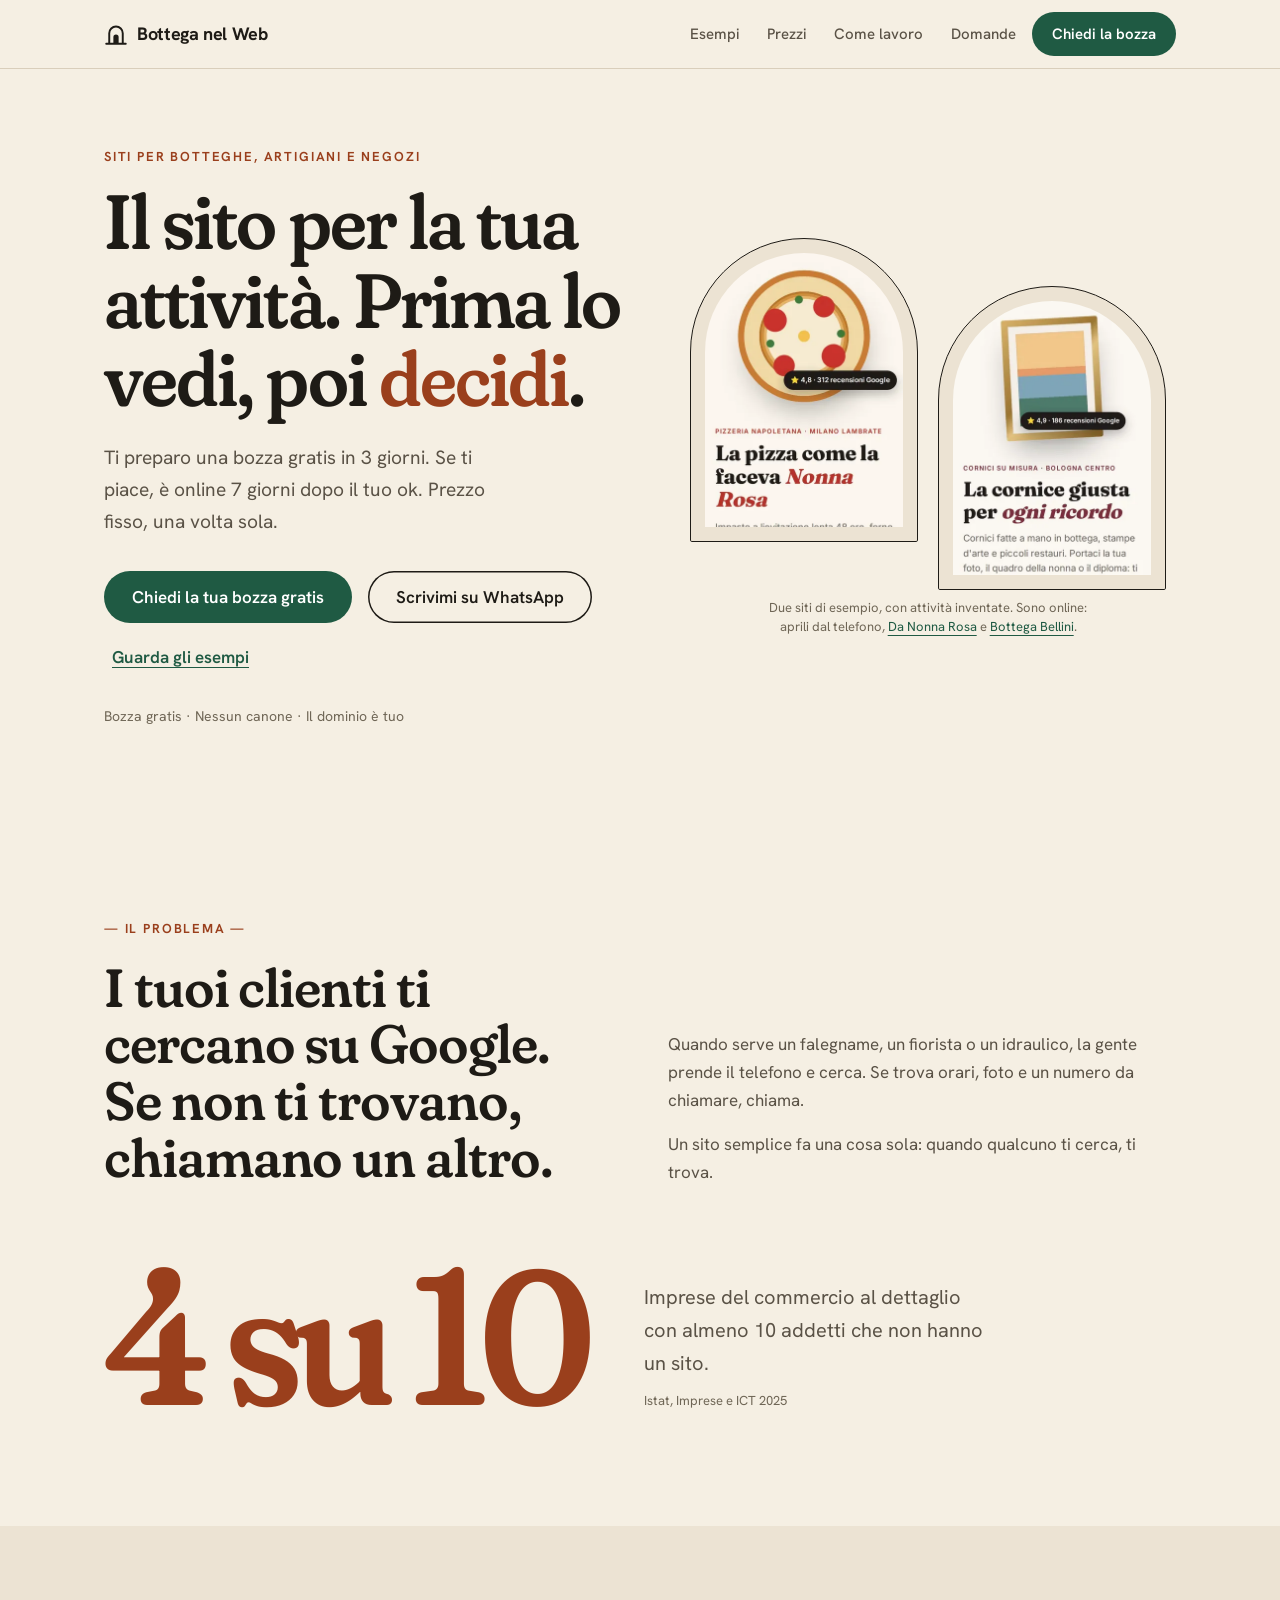
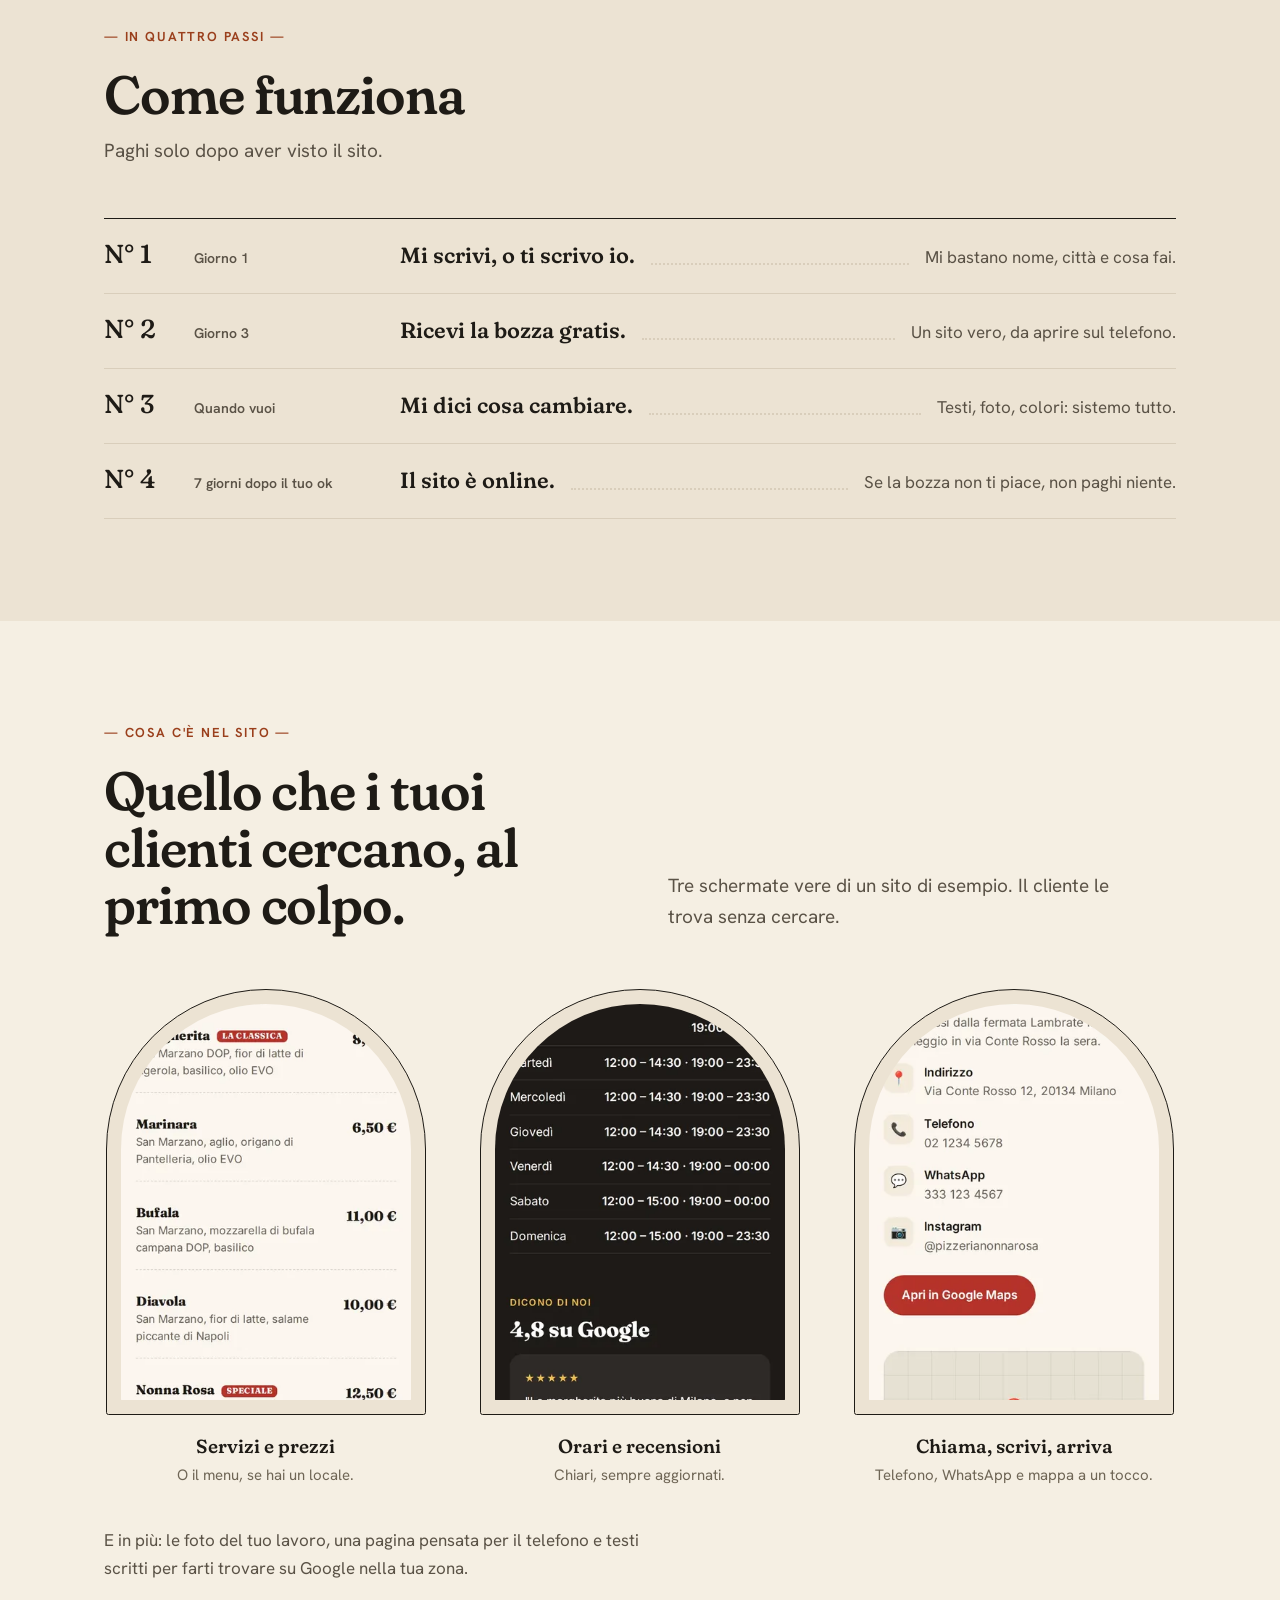
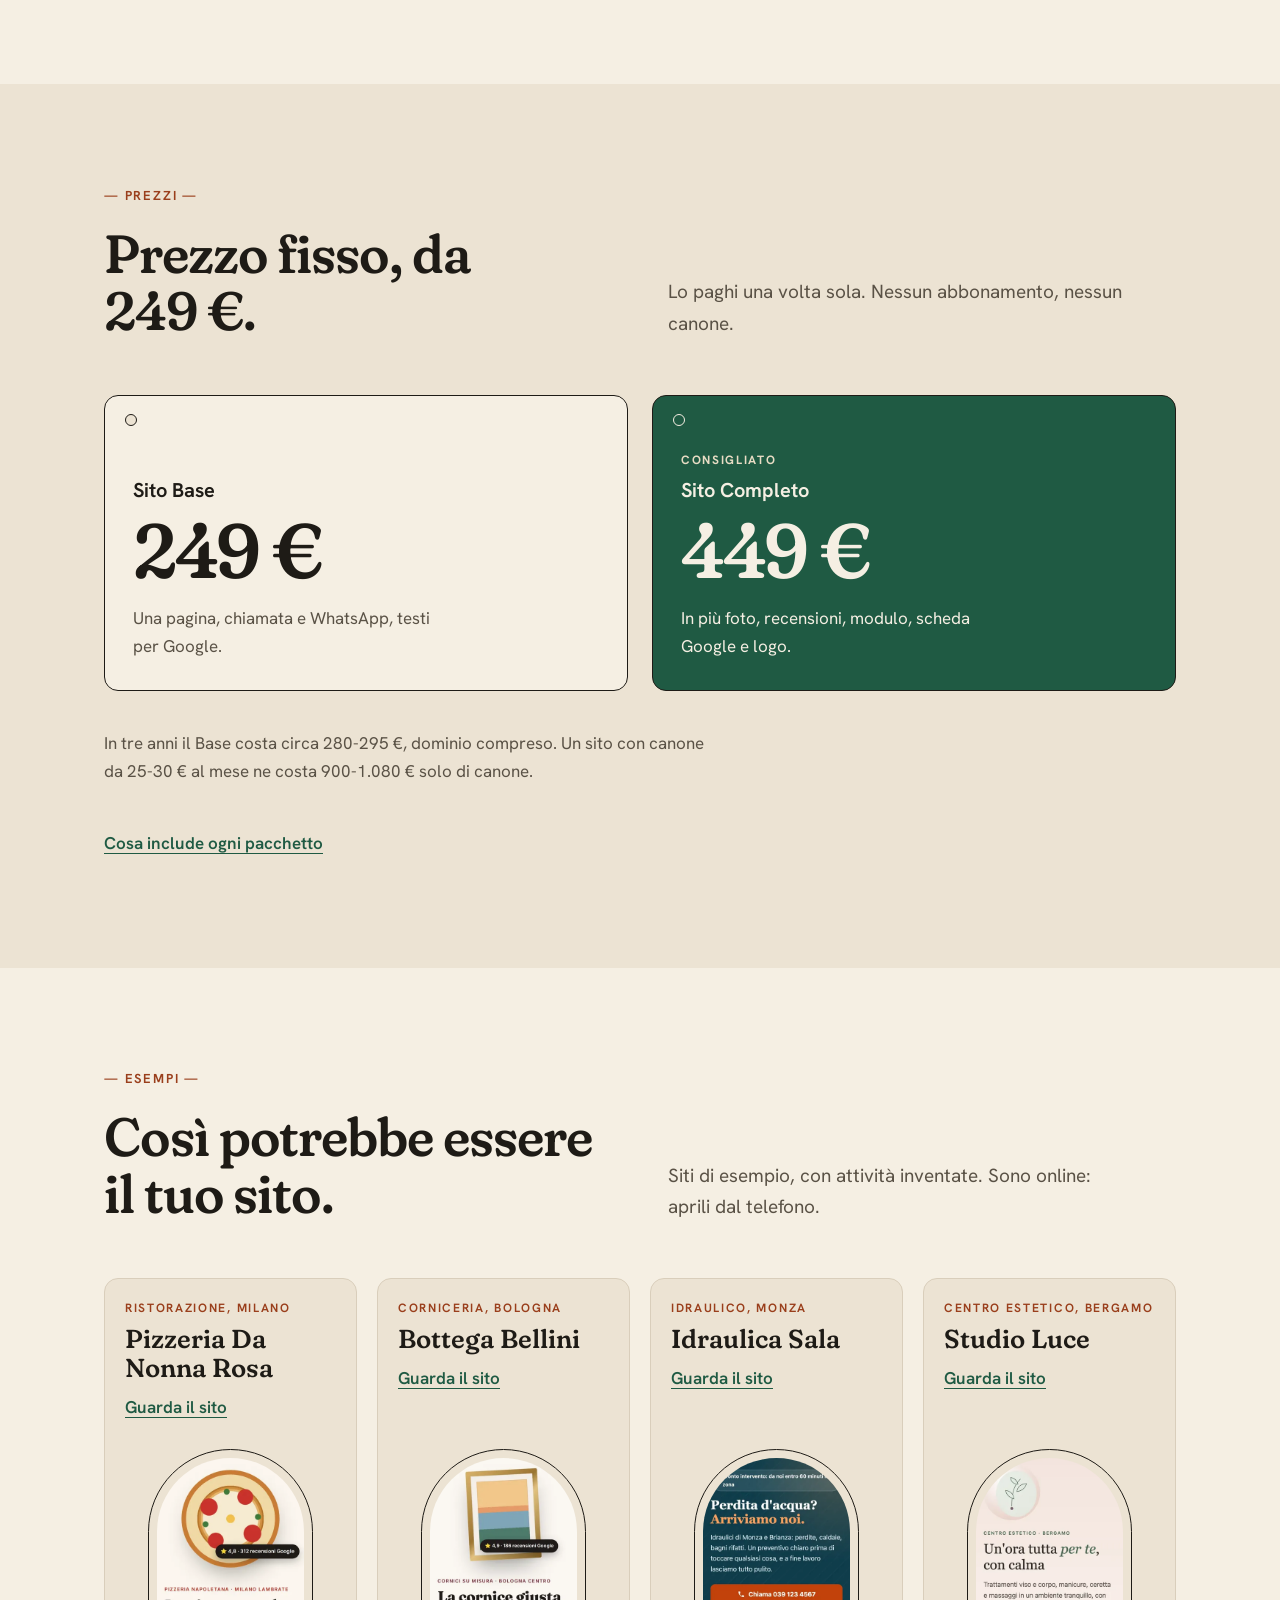
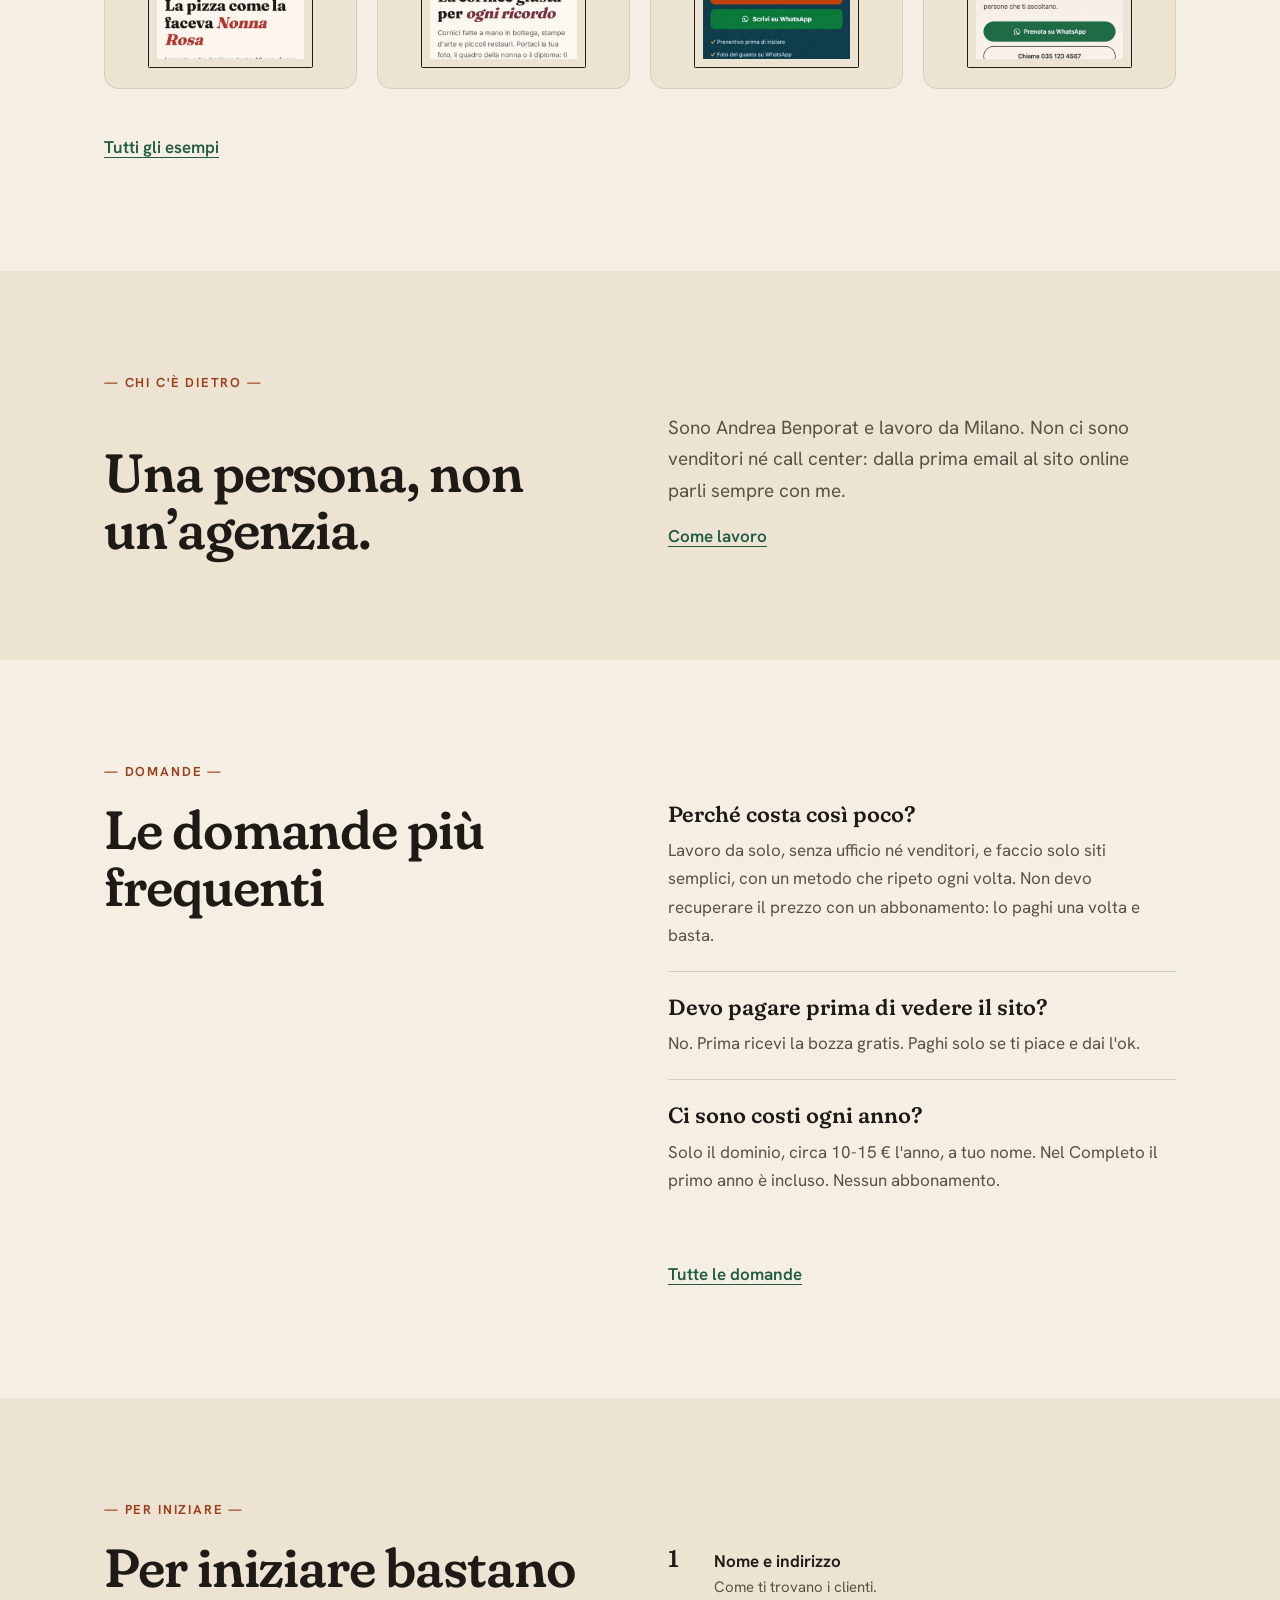
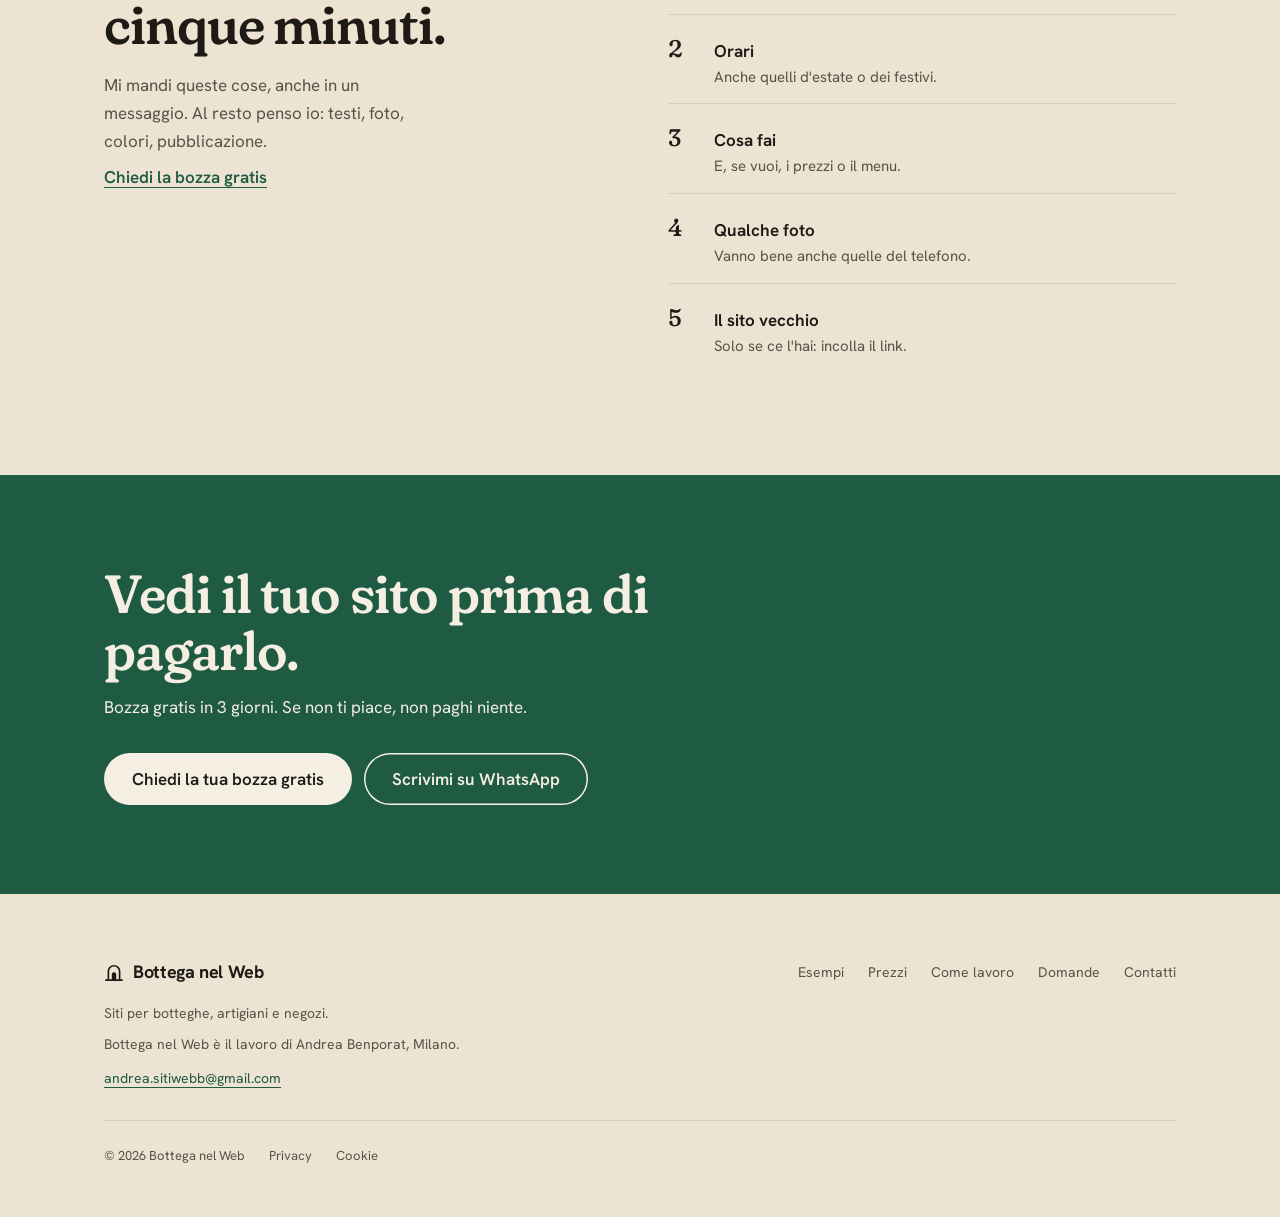
<file: index.html>
<!doctype html>
<html lang="it">
<head>
<meta charset="utf-8">
<meta name="viewport" content="width=device-width, initial-scale=1">
<title>Siti web per negozi e artigiani a prezzo fisso | Bottega nel Web</title>
<meta name="description" content="Un sito semplice e bello per la tua attività. Bozza gratis in 3 giorni, prezzo fisso, nessun abbonamento. Lo vedi prima di pagare.">
<meta name="robots" content="noindex, nofollow">
<meta name="theme-color" content="#F5EFE3">
<meta property="og:type" content="website">
<meta property="og:locale" content="it_IT">
<meta property="og:site_name" content="Bottega nel Web">
<meta property="og:title" content="Il sito per la tua attività. Prima lo vedi, poi decidi.">
<meta property="og:description" content="Bozza gratis in 3 giorni. Prezzo fisso, una volta sola.">
<meta property="og:url" content="https://benpo-python.github.io/bozza-sito-bottega/">
<meta property="og:image" content="https://benpo-python.github.io/bozza-sito-bottega/img/og-image.png">
<meta property="og:image:width" content="1200">
<meta property="og:image:height" content="630">
<meta property="og:image:alt" content="Bottega nel Web: il sito per la tua attività. Prima lo vedi, poi decidi.">
<meta name="twitter:card" content="summary_large_image">
<link rel="icon" href="img/favicon.svg" type="image/svg+xml">
<link rel="icon" href="img/favicon-32.png" sizes="32x32" type="image/png">
<link rel="apple-touch-icon" href="img/apple-touch-icon.png">
<link rel="preload" href="assets/font/fraunces.woff2" as="font" type="font/woff2" crossorigin>
<link rel="stylesheet" href="assets/stile.css">
<script type="application/ld+json">{"@context": "https://schema.org", "@type": "ProfessionalService", "name": "Bottega nel Web", "url": "https://benpo-python.github.io/bozza-sito-bottega/", "email": "andrea.sitiwebb@gmail.com", "areaServed": {"@type": "Country", "name": "Italia"}, "description": "Siti web semplici per botteghe, artigiani e negozi. Bozza gratis in 3 giorni, prezzo fisso, nessun abbonamento.", "logo": "https://benpo-python.github.io/bozza-sito-bottega/img/simbolo.svg"}</script>
</head>
<body>
<a class="skip" href="#contenuto">Vai al contenuto</a>
<nav class="barra" aria-label="Principale"><div class="wrap">
<a class="logo" href="./"><svg width="24" height="24" viewBox="0 0 32 32" aria-hidden="true"><path d="M7 29V15a9 9 0 0 1 18 0v14" fill="none" stroke="currentColor" stroke-width="2.6"/><path d="M3 29h26" stroke="currentColor" stroke-width="2.6" stroke-linecap="round"/><path d="M12.5 29v-9a3.5 3.5 0 0 1 7 0v9z" fill="currentColor"/></svg><span>Bottega nel Web</span></a>
<span class="spazio" aria-hidden="true"></span>
<div class="voci"><a href="esempi/">Esempi</a><a href="prezzi/">Prezzi</a><a href="come-lavoro/">Come lavoro</a><a href="domande/">Domande</a></div>
<a class="btn" href="contatti/">Chiedi la bozza</a>
<button class="apri" type="button" aria-label="Apri il menu" aria-expanded="false" aria-controls="menu"><svg width="18" height="12" viewBox="0 0 18 12" aria-hidden="true"><path d="M1 1h16M1 11h16" stroke="currentColor" stroke-width="1.8" stroke-linecap="round"/></svg></button>
</div></nav>
<div class="menu" id="menu" role="dialog" aria-modal="true" aria-label="Menu">
<div class="menu-testa"><a class="logo" href="./"><svg width="24" height="24" viewBox="0 0 32 32" aria-hidden="true"><path d="M7 29V15a9 9 0 0 1 18 0v14" fill="none" stroke="currentColor" stroke-width="2.6"/><path d="M3 29h26" stroke="currentColor" stroke-width="2.6" stroke-linecap="round"/><path d="M12.5 29v-9a3.5 3.5 0 0 1 7 0v9z" fill="currentColor"/></svg><span>Bottega nel Web</span></a>
<button class="apri chiudi" type="button" aria-label="Chiudi il menu" style="display:flex"><svg width="14" height="14" viewBox="0 0 14 14" aria-hidden="true"><path d="M1 1l12 12M13 1L1 13" stroke="currentColor" stroke-width="1.8" stroke-linecap="round"/></svg></button></div>
<nav aria-label="Menu da telefono"><a href="./">Home</a><a href="esempi/">Esempi</a><a href="prezzi/">Prezzi</a><a href="come-lavoro/">Come lavoro</a><a href="domande/">Domande</a><a href="contatti/">Contatti</a></nav>
<a class="btn" href="contatti/">Chiedi la tua bozza gratis</a></div>
<main id="contenuto">
<header class="hero"><div class="wrap">
<div class="hero-griglia">
<div class="hero-testo">
<p class="occhiello">Siti per botteghe, artigiani e negozi</p>
<h1 class="h1">Il sito per la tua attività. Prima lo vedi, poi <span class="ev">decidi</span>.</h1>
<p class="lead">Ti preparo una bozza gratis in 3 giorni. Se ti piace, è online 7 giorni dopo il tuo ok. Prezzo fisso, una volta sola.</p>
<div class="azioni"><a class="btn" href="contatti/">Chiedi la tua bozza gratis</a><a class="btn btn-wa" href="https://wa.me/393755681862?text=Ciao%20Andrea%2C%20vorrei%20la%20bozza%20gratis%20per%E2%80%A6">Scrivimi su WhatsApp</a><a class="link" href="esempi/">Guarda gli esempi</a></div>
<p class="garanzie">Bozza gratis · Nessun canone · Il dominio è tuo</p>
</div>
<div class="hero-fig"><div class="coppia"><div class="vetro"><img src="img/nr-hero.webp" srcset="img/nr-hero-400.webp 400w, img/nr-hero.webp 780w" sizes="(max-width: 900px) 220px, 300px" srcset="img/nr-hero-400.webp 400w, img/nr-hero.webp 780w" sizes="(max-width: 900px) 220px, 300px" alt="Sito di esempio della Pizzeria Da Nonna Rosa, visto da telefono" width="780" height="1688" fetchpriority="high"></div><div class="vetro"><img src="img/bl-hero.webp" srcset="img/bl-hero-400.webp 400w, img/bl-hero.webp 780w" sizes="(max-width: 900px) 220px, 300px" srcset="img/bl-hero-400.webp 400w, img/bl-hero.webp 780w" sizes="(max-width: 900px) 220px, 300px" alt="Sito di esempio della corniceria Bottega Bellini, visto da telefono" width="780" height="1688" loading="lazy"></div></div><p class="didascalia">Due siti di esempio, con attività inventate. Sono online: aprili dal telefono, <a href="https://benpo-python.github.io/demo-pizzeria/">Da Nonna Rosa</a> e <a href="https://benpo-python.github.io/negozio-demo/">Bottega Bellini</a>.</p></div>
</div>
</div></header>

<section class="rv sez problema"><div class="wrap">
<p class="et"><span class="n">01</span><span class="sep"> — </span>Il problema</p>
<div class="sez-g">
<div class="sez-t"><h2 class="h2">I tuoi clienti ti cercano su Google. Se non ti trovano, chiamano un altro.</h2></div>
<div class="sez-c due"><p>Quando serve un falegname, un fiorista o un idraulico, la gente prende il telefono e cerca. Se trova orari, foto e un numero da chiamare, chiama.</p><p>Un sito semplice fa una cosa sola: quando qualcuno ti cerca, ti trova.</p></div>
</div>
<div class="dato"><p class="num">4 su 10</p><div class="dato-t"><p class="did">Imprese del commercio al dettaglio con almeno 10 addetti che non hanno un sito.</p><p class="fonte">Istat, Imprese e ICT 2025</p></div></div>
</div></section>

<section class="rv sez alt" id="come"><div class="wrap">
<p class="et"><span class="n">02</span><span class="sep"> — </span>In quattro passi</p>
<div class="sez-g"><div class="sez-t"><h2 class="h2">Come funziona</h2><p class="sub">Paghi solo dopo aver visto il sito.</p></div></div>
<ol class="passi">
<li><span class="quando">Giorno 1</span><b class="titolo">Mi scrivi, o ti scrivo io.</b><i class="pt" aria-hidden="true"></i><span class="desc">Mi bastano nome, città e cosa fai.</span></li>
<li><span class="quando">Giorno 3</span><b class="titolo">Ricevi la bozza gratis.</b><i class="pt" aria-hidden="true"></i><span class="desc">Un sito vero, da aprire sul telefono.</span></li>
<li><span class="quando">Quando vuoi</span><b class="titolo">Mi dici cosa cambiare.</b><i class="pt" aria-hidden="true"></i><span class="desc">Testi, foto, colori: sistemo tutto.</span></li>
<li><span class="quando">7 giorni dopo il tuo ok</span><b class="titolo">Il sito è online.</b><i class="pt" aria-hidden="true"></i><span class="desc">Se la bozza non ti piace, non paghi niente.</span></li>
</ol>
</div></section>

<section class="rv sez cosa"><div class="wrap">
<p class="et"><span class="n">03</span><span class="sep"> — </span>Cosa c'è nel sito</p>
<div class="sez-g"><div class="sez-t"><h2 class="h2">Quello che i tuoi clienti cercano, al primo colpo.</h2></div>
<div class="sez-c"><p class="sub">Tre schermate vere di un sito di esempio. Il cliente le trova senza cercare.</p></div></div>
</div>
<div class="riga" tabindex="0" role="group" aria-label="Tre schermate di un sito di esempio"><div class="riga-in">
<figure><div class="vetro"><img src="img/nr-menu.webp" srcset="img/nr-menu-400.webp 400w, img/nr-menu.webp 780w" sizes="(max-width: 900px) 220px, 300px" srcset="img/nr-menu-400.webp 400w, img/nr-menu.webp 780w" sizes="(max-width: 900px) 200px, 300px" alt="Il menu con i prezzi in un sito di esempio" width="780" height="1688" loading="lazy"></div><figcaption><b>Servizi e prezzi</b><span>O il menu, se hai un locale.</span></figcaption></figure>
<figure><div class="vetro"><img src="img/nr-orari.webp" srcset="img/nr-orari-400.webp 400w, img/nr-orari.webp 780w" sizes="(max-width: 900px) 220px, 300px" srcset="img/nr-orari-400.webp 400w, img/nr-orari.webp 780w" sizes="(max-width: 900px) 200px, 300px" alt="Gli orari e le recensioni Google in un sito di esempio" width="780" height="1688" loading="lazy"></div><figcaption><b>Orari e recensioni</b><span>Chiari, sempre aggiornati.</span></figcaption></figure>
<figure><div class="vetro"><img src="img/nr-dove.webp" srcset="img/nr-dove-400.webp 400w, img/nr-dove.webp 780w" sizes="(max-width: 900px) 220px, 300px" srcset="img/nr-dove-400.webp 400w, img/nr-dove.webp 780w" sizes="(max-width: 900px) 200px, 300px" alt="Indirizzo, telefono, WhatsApp e mappa in un sito di esempio" width="780" height="1688" loading="lazy"></div><figcaption><b>Chiama, scrivi, arriva</b><span>Telefono, WhatsApp e mappa a un tocco.</span></figcaption></figure>
</div></div>
<div class="wrap"><p class="piu">E in più: le foto del tuo lavoro, una pagina pensata per il telefono e testi scritti per farti trovare su Google nella tua zona.</p></div>
</section>

<section class="rv sez alt" id="prezzi"><div class="wrap">
<p class="et"><span class="n">04</span><span class="sep"> — </span>Prezzi</p>
<div class="sez-g"><div class="sez-t"><h2 class="h2">Prezzo fisso, da 249&nbsp;€.</h2></div>
<div class="sez-c"><p class="sub">Lo paghi una volta sola. Nessun abbonamento, nessun canone.</p></div></div>
<div class="cartelli">
<article class="cartello"><p class="cons" aria-hidden="true">&nbsp;</p><h3>Sito Base</h3><p class="prezzo">249 €</p><p class="rg">Una pagina, chiamata e WhatsApp, testi per Google.</p></article>
<article class="cartello consigliato"><p class="cons">Consigliato</p><h3>Sito Completo</h3><p class="prezzo">449 €</p><p class="rg">In più foto, recensioni, modulo, scheda Google e logo.</p></article>
</div>
<p class="riga-anni">In tre anni il Base costa circa 280-295 €, dominio compreso. Un sito con canone da 25-30 € al mese ne costa 900-1.080 € solo di canone.</p>
<p class="vai-link"><a class="link" href="prezzi/">Cosa include ogni pacchetto</a></p>
</div></section>

<section class="rv sez" id="esempi"><div class="wrap">
<p class="et"><span class="n">05</span><span class="sep"> — </span>Esempi</p>
<div class="sez-g"><div class="sez-t"><h2 class="h2">Così potrebbe essere il tuo sito.</h2></div>
<div class="sez-c"><p class="sub">Siti di esempio, con attività inventate. Sono online: aprili dal telefono.</p></div></div>
<div class="demo"><a class="demo-c" href="https://benpo-python.github.io/demo-pizzeria/"><div class="vetro"><img src="img/nr-hero.webp" srcset="img/nr-hero-400.webp 400w, img/nr-hero.webp 780w" sizes="(max-width: 900px) 220px, 300px" srcset="img/nr-hero-400.webp 400w, img/nr-hero.webp 780w" sizes="(max-width: 900px) 150px, 150px" alt="Pagina iniziale del sito di esempio Da Nonna Rosa" width="780" height="1688" loading="lazy"></div><span class="demo-t"><span class="cat">Ristorazione, Milano</span><span class="nome">Pizzeria Da Nonna Rosa</span><span class="vai">Guarda il sito</span></span></a><a class="demo-c" href="https://benpo-python.github.io/negozio-demo/"><div class="vetro"><img src="img/bl-hero.webp" srcset="img/bl-hero-400.webp 400w, img/bl-hero.webp 780w" sizes="(max-width: 900px) 220px, 300px" srcset="img/bl-hero-400.webp 400w, img/bl-hero.webp 780w" sizes="(max-width: 900px) 150px, 150px" alt="Pagina iniziale del sito di esempio Bottega Bellini" width="780" height="1688" loading="lazy"></div><span class="demo-t"><span class="cat">Corniceria, Bologna</span><span class="nome">Bottega Bellini</span><span class="vai">Guarda il sito</span></span></a><a class="demo-c" href="https://benpo-python.github.io/demo-idraulico/"><div class="vetro"><img src="img/id-hero.webp" srcset="img/id-hero-400.webp 400w, img/id-hero.webp 780w" sizes="(max-width: 900px) 220px, 300px" srcset="img/id-hero-400.webp 400w, img/id-hero.webp 780w" sizes="(max-width: 900px) 150px, 150px" alt="Pagina iniziale del sito di esempio Idraulica Sala" width="780" height="1688" loading="lazy"></div><span class="demo-t"><span class="cat">Idraulico, Monza</span><span class="nome">Idraulica Sala</span><span class="vai">Guarda il sito</span></span></a><a class="demo-c" href="https://benpo-python.github.io/demo-estetica/"><div class="vetro"><img src="img/es-hero.webp" srcset="img/es-hero-400.webp 400w, img/es-hero.webp 780w" sizes="(max-width: 900px) 220px, 300px" srcset="img/es-hero-400.webp 400w, img/es-hero.webp 780w" sizes="(max-width: 900px) 150px, 150px" alt="Pagina iniziale del sito di esempio Studio Luce" width="780" height="1688" loading="lazy"></div><span class="demo-t"><span class="cat">Centro estetico, Bergamo</span><span class="nome">Studio Luce</span><span class="vai">Guarda il sito</span></span></a></div>
<p class="vai-link"><a class="link" href="esempi/">Tutti gli esempi</a></p>
</div></section>

<section class="rv sez alt chi"><div class="wrap">
<p class="et"><span class="n">06</span><span class="sep"> — </span>Chi c'è dietro</p>
<div class="sez-g"><div class="sez-t"><h2 class="h2">Una persona, non un&rsquo;agenzia.</h2></div>
<div class="sez-c"><p class="p">Sono Andrea Benporat e lavoro da Milano. Non ci sono venditori né call center: dalla prima email al sito online parli sempre con me.</p><p><a class="link" href="come-lavoro/">Come lavoro</a></p></div></div>
</div></section>

<section class="rv sez" id="domande"><div class="wrap">
<p class="et"><span class="n">07</span><span class="sep"> — </span>Domande</p>
<div class="sez-g"><div class="sez-t"><h2 class="h2">Le domande più frequenti</h2></div>
<div class="sez-c"><div class="domande">
<div><h3>Perché costa così poco?</h3><p>Lavoro da solo, senza ufficio né venditori, e faccio solo siti semplici, con un metodo che ripeto ogni volta. Non devo recuperare il prezzo con un abbonamento: lo paghi una volta e basta.</p></div>
<div><h3>Devo pagare prima di vedere il sito?</h3><p>No. Prima ricevi la bozza gratis. Paghi solo se ti piace e dai l'ok.</p></div>
<div><h3>Ci sono costi ogni anno?</h3><p>Solo il dominio, circa 10-15 € l'anno, a tuo nome. Nel Completo il primo anno è incluso. Nessun abbonamento.</p></div>
</div><p class="vai-link"><a class="link" href="domande/">Tutte le domande</a></p></div></div>
</div></section>

<section class="rv sez alt"><div class="wrap">
<p class="et"><span class="n">08</span><span class="sep"> — </span>Per iniziare</p>
<div class="sez-g serve">
<div class="sez-t"><h2 class="h2">Per iniziare bastano cinque minuti.</h2><p class="p">Mi mandi queste cose, anche in un messaggio. Al resto penso io: testi, foto, colori, pubblicazione.</p><p><a class="link" href="contatti/">Chiedi la bozza gratis</a></p></div>
<ol class="sez-c elenco">
<li><span class="nn">1</span><span><b>Nome e indirizzo</b><small>Come ti trovano i clienti.</small></span></li>
<li><span class="nn">2</span><span><b>Orari</b><small>Anche quelli d'estate o dei festivi.</small></span></li>
<li><span class="nn">3</span><span><b>Cosa fai</b><small>E, se vuoi, i prezzi o il menu.</small></span></li>
<li><span class="nn">4</span><span><b>Qualche foto</b><small>Vanno bene anche quelle del telefono.</small></span></li>
<li><span class="nn">5</span><span><b>Il sito vecchio</b><small>Solo se ce l'hai: incolla il link.</small></span></li>
</ol></div>
</div></section>

<section class="rv scura"><div class="wrap chiusura">
<div><h2 class="h2">Vedi il tuo sito prima di pagarlo.</h2><p>Bozza gratis in 3 giorni. Se non ti piace, non paghi niente.</p></div>
<div class="chiusura-az"><a class="btn btn-chiaro" href="contatti/">Chiedi la tua bozza gratis</a><a class="btn btn-wa" href="https://wa.me/393755681862?text=Ciao%20Andrea%2C%20vorrei%20la%20bozza%20gratis%20per%E2%80%A6">Scrivimi su WhatsApp</a></div>
</div></section>

</main>
<footer class="piede"><div class="wrap">
<div class="riga1"><div class="marchio"><a class="logo" href="./"><svg width="20" height="20" viewBox="0 0 32 32" aria-hidden="true"><path d="M7 29V15a9 9 0 0 1 18 0v14" fill="none" stroke="currentColor" stroke-width="2.6"/><path d="M3 29h26" stroke="currentColor" stroke-width="2.6" stroke-linecap="round"/><path d="M12.5 29v-9a3.5 3.5 0 0 1 7 0v9z" fill="currentColor"/></svg><span>Bottega nel Web</span></a><p>Siti per botteghe, artigiani e negozi.</p><p>Bottega nel Web è il lavoro di Andrea Benporat, Milano.</p><a class="mail" href="mailto:andrea.sitiwebb@gmail.com">andrea.sitiwebb@gmail.com</a></div>
<nav class="nav" aria-label="Piè di pagina"><a href="esempi/">Esempi</a><a href="prezzi/">Prezzi</a><a href="come-lavoro/">Come lavoro</a><a href="domande/">Domande</a><a href="contatti/">Contatti</a></nav></div>
<div class="riga2"><span>© 2026 Bottega nel Web</span><a href="privacy/">Privacy</a><a href="cookie/">Cookie</a><!-- DA INSERIRE: P.IVA, se/quando aperta (vedi 01-piano/sito-ufficiale-LANCIO.md) --></div>
</div></footer>
<div class="fissa" id="fissa"><a class="btn" href="contatti/">Chiedi la bozza gratis</a><a class="btn btn-wa" href="https://wa.me/393755681862?text=Ciao%20Andrea%2C%20vorrei%20la%20bozza%20gratis%20per%E2%80%A6">WhatsApp</a></div>
<script>
(function(){var r=document.querySelectorAll(".rv");if(!("IntersectionObserver" in window)||matchMedia("(prefers-reduced-motion:reduce)").matches){r.forEach(function(e){e.classList.add("in")});return}document.documentElement.classList.add("js");var o=new IntersectionObserver(function(l){l.forEach(function(x){if(x.isIntersecting){x.target.classList.add("in");o.unobserve(x.target)}})},{threshold:.12});r.forEach(function(e){o.observe(e)})})();
(function(){var m=document.getElementById("menu"),a=document.querySelector(".barra .apri"),c=m.querySelector(".chiudi");
function t(o){m.classList.toggle("aperto",o);a.setAttribute("aria-expanded",o);document.body.style.overflow=o?"hidden":"";(o?c:a).focus()}
a.addEventListener("click",function(){t(true)});c.addEventListener("click",function(){t(false)});
document.addEventListener("keydown",function(e){if(e.key==="Escape"&&m.classList.contains("aperto"))t(false)});
m.addEventListener("click",function(e){if(e.target.closest("a"))t(false)});})();
</script>
<script>
(function(){var b=document.querySelector(".hero .azioni .btn"),f=document.getElementById("fissa");
if(!b||!f||!("IntersectionObserver" in window))return;
f.classList.add("nascosta");
new IntersectionObserver(function(l){f.classList.toggle("nascosta",l[0].isIntersecting)}).observe(b);})();
</script>
</body>
</html>
</file>
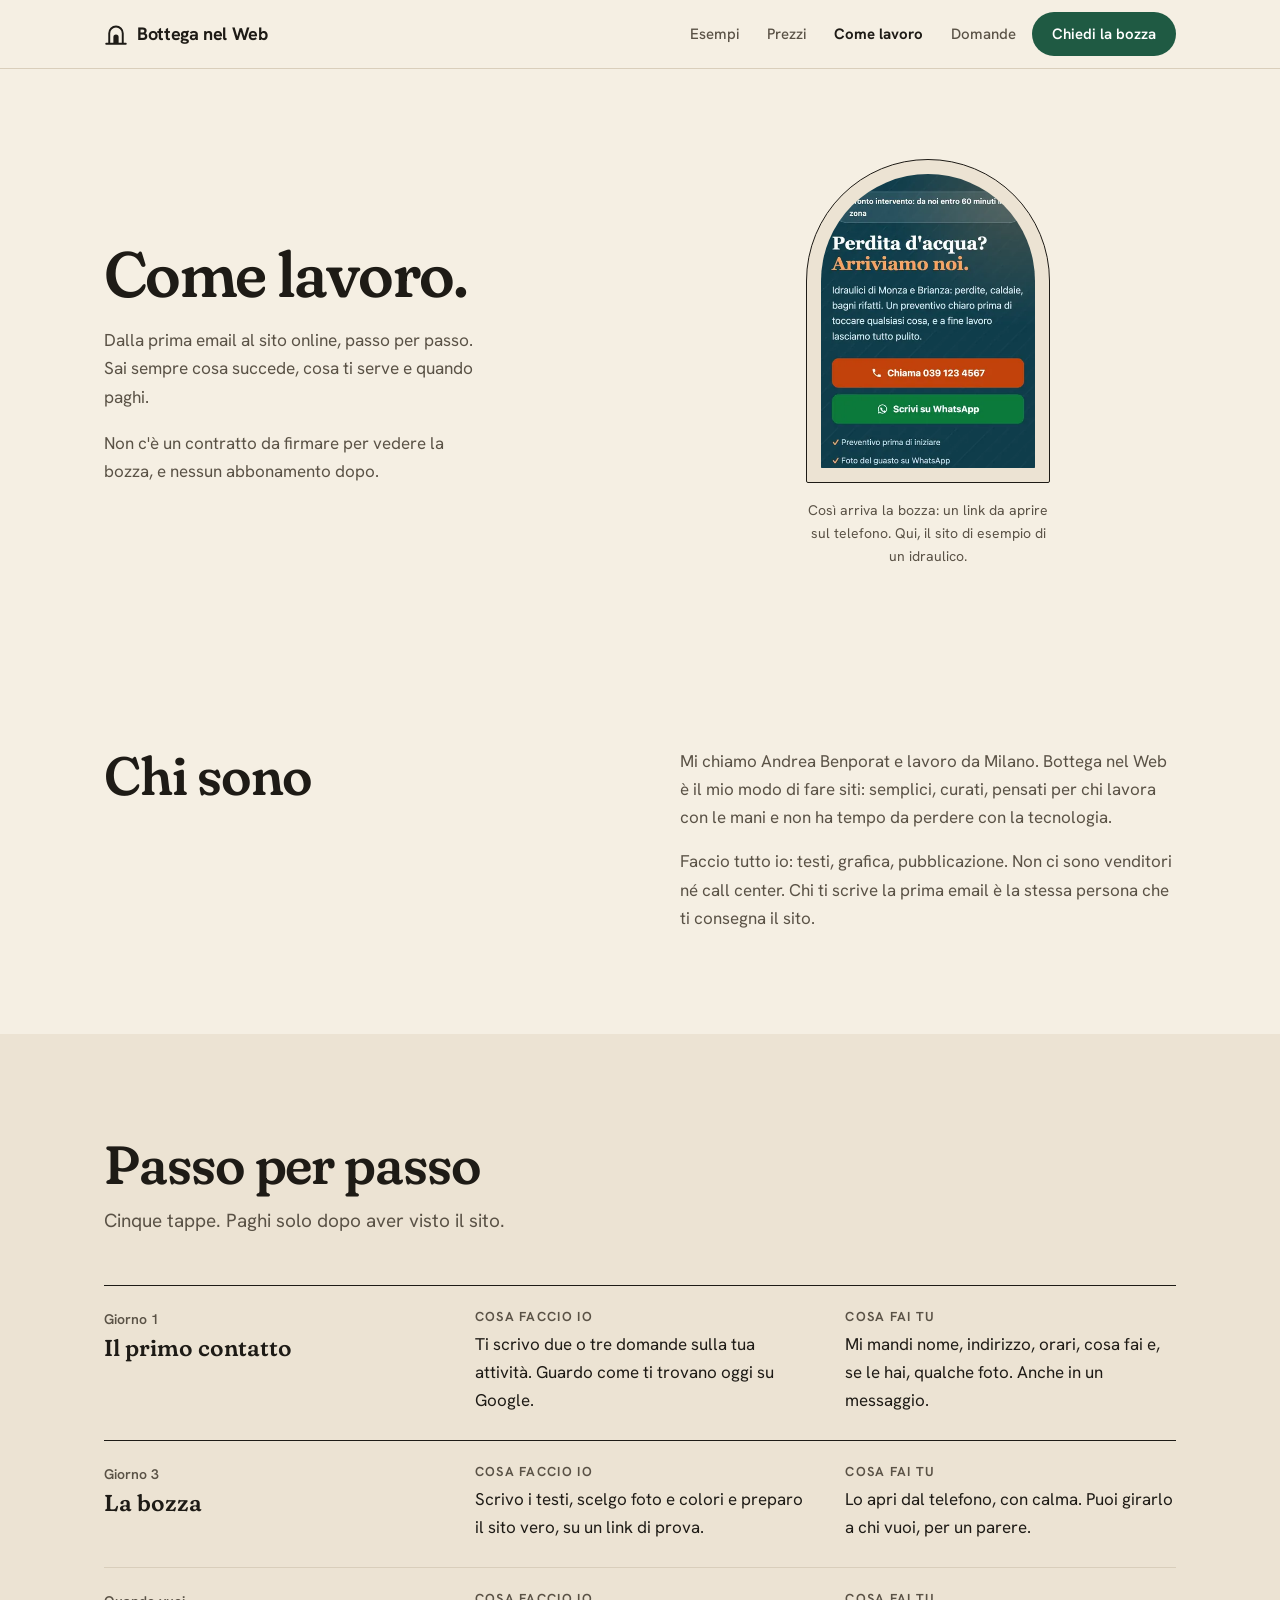
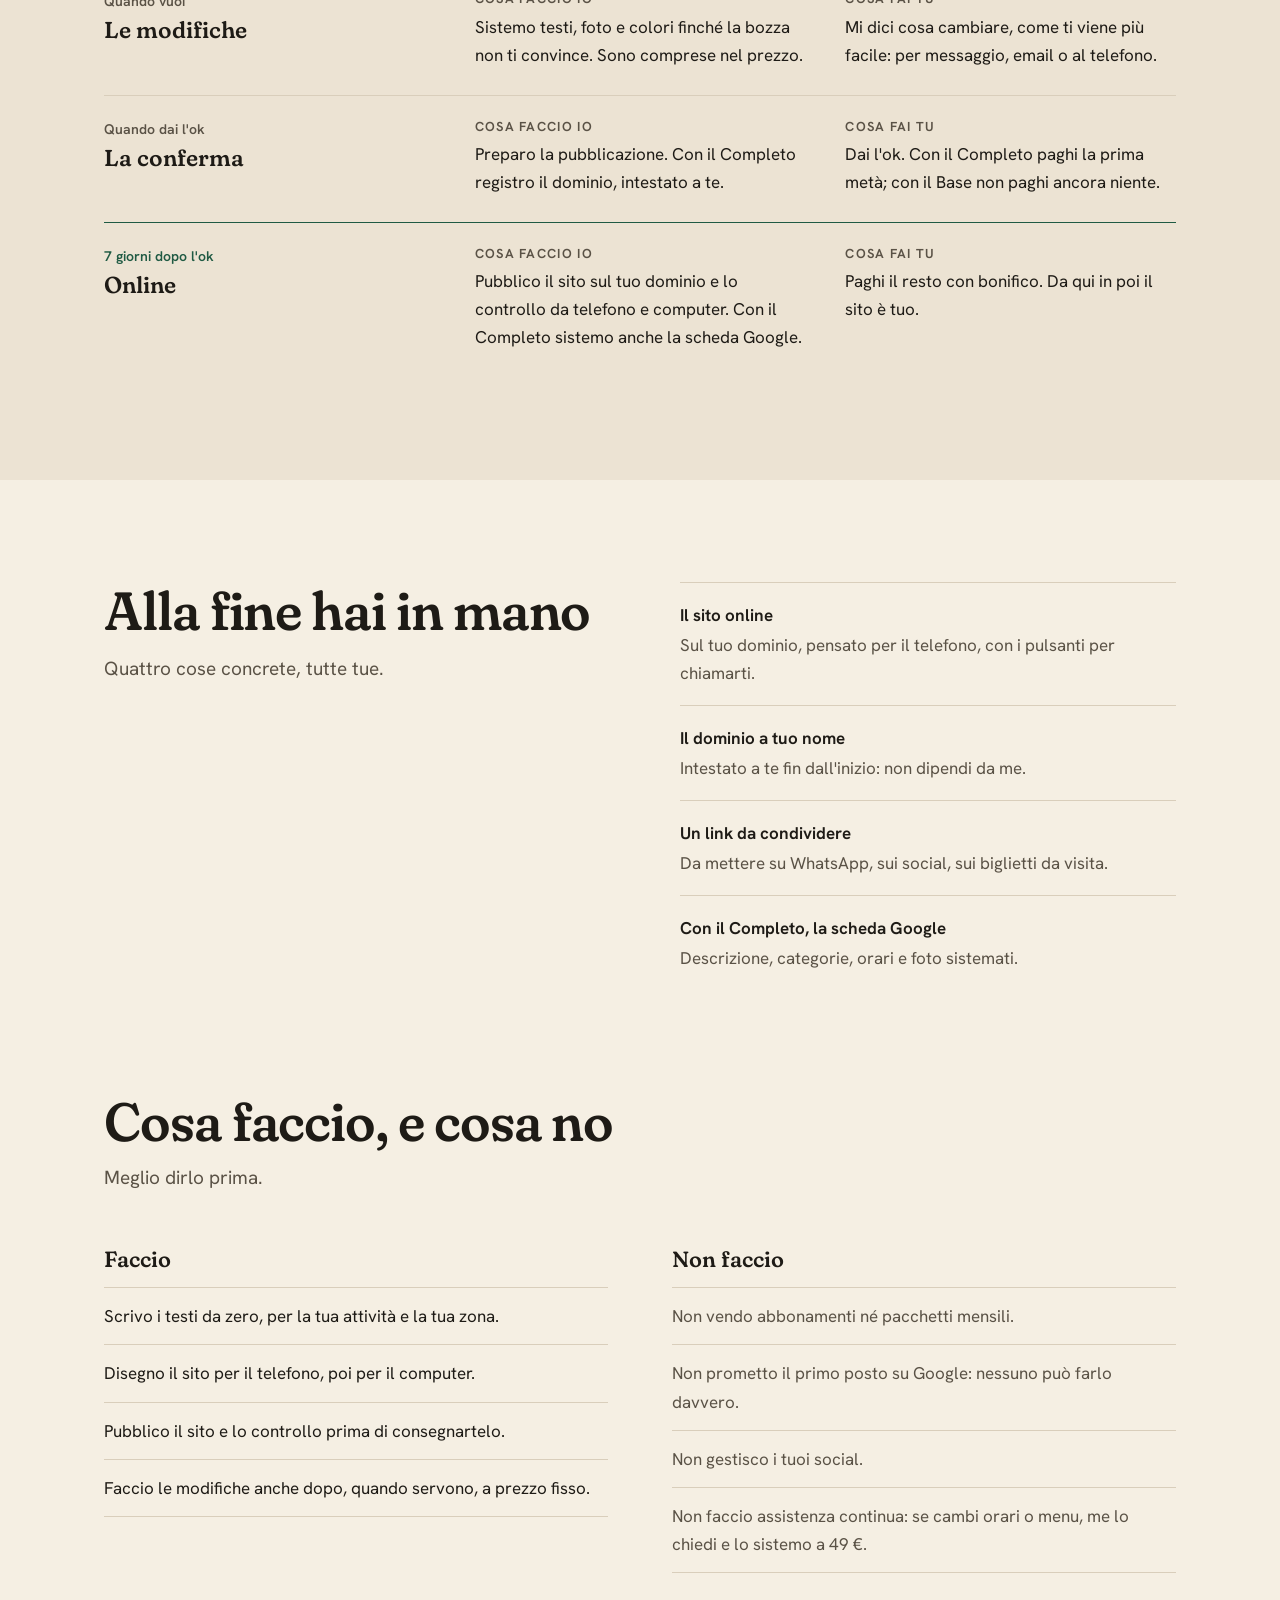
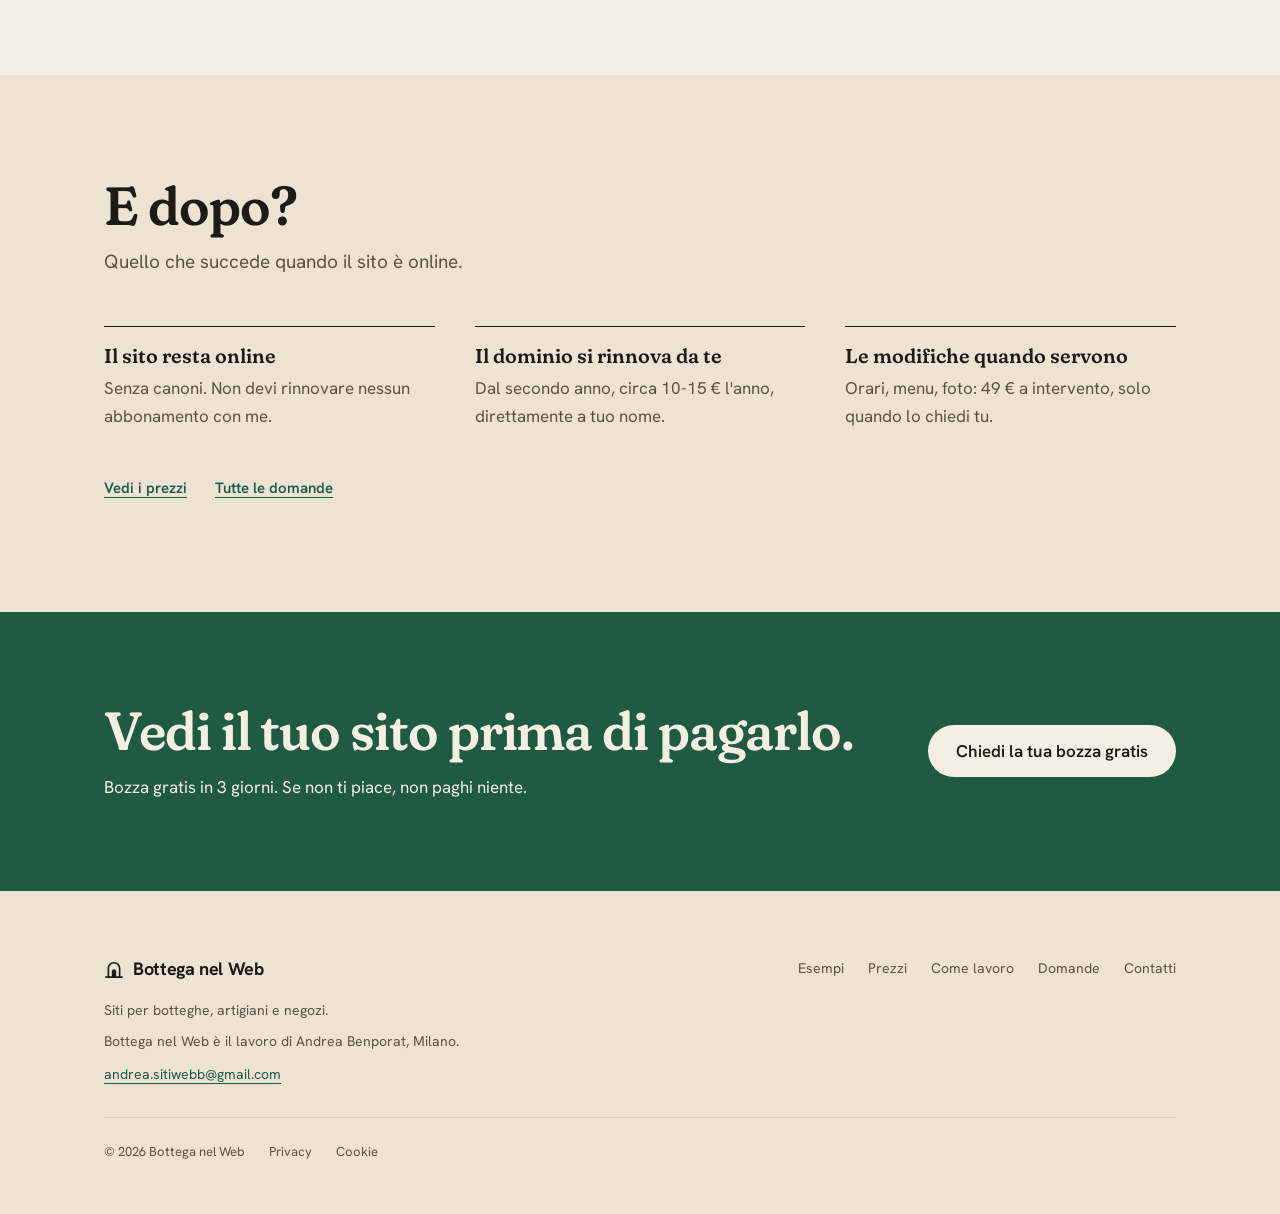
<file: come-lavoro/index.html>
<!doctype html>
<html lang="it">
<head>
<meta charset="utf-8">
<meta name="viewport" content="width=device-width, initial-scale=1">
<title>Come lavoro | Bottega nel Web</title>
<meta name="description" content="Dalla prima email al sito online, passo per passo: bozza gratis in 3 giorni, online 7 giorni dopo l'ok, prezzo fisso e nessun abbonamento.">
<meta name="robots" content="noindex, nofollow">
<meta name="theme-color" content="#F5EFE3">
<meta property="og:type" content="website">
<meta property="og:locale" content="it_IT">
<meta property="og:site_name" content="Bottega nel Web">
<meta property="og:title" content="Come lavoro | Bottega nel Web">
<meta property="og:description" content="Dalla prima email al sito online, passo per passo: bozza gratis in 3 giorni, online 7 giorni dopo l'ok, prezzo fisso e nessun abbonamento.">
<meta property="og:url" content="https://benpo-python.github.io/bozza-sito-bottega/come-lavoro/">
<meta property="og:image" content="https://benpo-python.github.io/bozza-sito-bottega/img/og-image.png">
<meta property="og:image:width" content="1200">
<meta property="og:image:height" content="630">
<meta property="og:image:alt" content="Bottega nel Web: il sito per la tua attività. Prima lo vedi, poi decidi.">
<meta name="twitter:card" content="summary_large_image">
<link rel="icon" href="../img/favicon.svg" type="image/svg+xml">
<link rel="icon" href="../img/favicon-32.png" sizes="32x32" type="image/png">
<link rel="apple-touch-icon" href="../img/apple-touch-icon.png">
<link rel="preload" href="../assets/font/fraunces.woff2" as="font" type="font/woff2" crossorigin>
<link rel="stylesheet" href="../assets/stile.css">

</head>
<body>
<a class="skip" href="#contenuto">Vai al contenuto</a>
<nav class="barra" aria-label="Principale"><div class="wrap">
<a class="logo" href="../"><svg width="24" height="24" viewBox="0 0 32 32" aria-hidden="true"><path d="M7 29V15a9 9 0 0 1 18 0v14" fill="none" stroke="currentColor" stroke-width="2.6"/><path d="M3 29h26" stroke="currentColor" stroke-width="2.6" stroke-linecap="round"/><path d="M12.5 29v-9a3.5 3.5 0 0 1 7 0v9z" fill="currentColor"/></svg><span>Bottega nel Web</span></a>
<span class="spazio" aria-hidden="true"></span>
<div class="voci"><a href="../esempi/">Esempi</a><a href="../prezzi/">Prezzi</a><a href="../come-lavoro/" aria-current="page">Come lavoro</a><a href="../domande/">Domande</a></div>
<a class="btn" href="../contatti/">Chiedi la bozza</a>
<button class="apri" type="button" aria-label="Apri il menu" aria-expanded="false" aria-controls="menu"><svg width="18" height="12" viewBox="0 0 18 12" aria-hidden="true"><path d="M1 1h16M1 11h16" stroke="currentColor" stroke-width="1.8" stroke-linecap="round"/></svg></button>
</div></nav>
<div class="menu" id="menu" role="dialog" aria-modal="true" aria-label="Menu">
<div class="menu-testa"><a class="logo" href="../"><svg width="24" height="24" viewBox="0 0 32 32" aria-hidden="true"><path d="M7 29V15a9 9 0 0 1 18 0v14" fill="none" stroke="currentColor" stroke-width="2.6"/><path d="M3 29h26" stroke="currentColor" stroke-width="2.6" stroke-linecap="round"/><path d="M12.5 29v-9a3.5 3.5 0 0 1 7 0v9z" fill="currentColor"/></svg><span>Bottega nel Web</span></a>
<button class="apri chiudi" type="button" aria-label="Chiudi il menu" style="display:flex"><svg width="14" height="14" viewBox="0 0 14 14" aria-hidden="true"><path d="M1 1l12 12M13 1L1 13" stroke="currentColor" stroke-width="1.8" stroke-linecap="round"/></svg></button></div>
<nav aria-label="Menu da telefono"><a href="../">Home</a><a href="../esempi/">Esempi</a><a href="../prezzi/">Prezzi</a><a href="../come-lavoro/">Come lavoro</a><a href="../domande/">Domande</a><a href="../contatti/">Contatti</a></nav>
<a class="btn" href="../contatti/">Chiedi la tua bozza gratis</a></div>
<main id="contenuto">
<section class="cl-apertura"><div class="wrap cl-griglia">
<div>
<h1 class="h1p">Come lavoro.</h1>
<p class="lead2" style="max-width:38ch">Dalla prima email al sito online, passo per passo. Sai sempre cosa succede, cosa ti serve e quando paghi.</p>
<p class="cl-nota">Non c'è un contratto da firmare per vedere la bozza, e nessun abbonamento dopo.</p>
</div>
<figure class="cl-fig"><div class="phone"><img src="../img/id-hero.webp" srcset="../img/id-hero-400.webp 400w, ../img/id-hero.webp 780w" sizes="(max-width: 900px) 220px, 300px" alt="La bozza del sito di esempio Idraulica Sala, aperta sul telefono" width="780" height="1688"></div>
<figcaption>Così arriva la bozza: un link da aprire sul telefono. Qui, il sito di esempio di un idraulico.</figcaption></figure>
</div></section>

<section class="rv sez"><div class="wrap mano">
<div><h2 class="h2">Chi sono</h2></div>
<div class="chisono">
<p>Mi chiamo Andrea Benporat e lavoro da Milano. Bottega nel Web è il mio modo di fare siti: semplici, curati, pensati per chi lavora con le mani e non ha tempo da perdere con la tecnologia.</p>
<p>Faccio tutto io: testi, grafica, pubblicazione. Non ci sono venditori né call center. Chi ti scrive la prima email è la stessa persona che ti consegna il sito.</p>
<!-- DA CONFERMARE: consenso -->
<!-- <p>Prima di Bottega nel Web ho realizzato i siti della Fondazione La Rosa Rossa e di Brandvalue.</p> -->
</div>
</div></section>

<section class="rv sez fondo-alt"><div class="wrap">
<h2 class="h2">Passo per passo</h2>
<p class="sub">Cinque tappe. Paghi solo dopo aver visto il sito.</p>
<ol class="tappe"><li class="tappa t1"><div><div class="quando">Giorno 1</div><h3>Il primo contatto</h3></div><div><div class="et">Cosa faccio io</div><p>Ti scrivo due o tre domande sulla tua attività. Guardo come ti trovano oggi su Google.</p></div><div><div class="et">Cosa fai tu</div><p>Mi mandi nome, indirizzo, orari, cosa fai e, se le hai, qualche foto. Anche in un messaggio.</p></div></li><li class="tappa t1"><div><div class="quando">Giorno 3</div><h3>La bozza</h3></div><div><div class="et">Cosa faccio io</div><p>Scrivo i testi, scelgo foto e colori e preparo il sito vero, su un link di prova.</p></div><div><div class="et">Cosa fai tu</div><p>Lo apri dal telefono, con calma. Puoi girarlo a chi vuoi, per un parere.</p></div></li><li class="tappa t2"><div><div class="quando">Quando vuoi</div><h3>Le modifiche</h3></div><div><div class="et">Cosa faccio io</div><p>Sistemo testi, foto e colori finché la bozza non ti convince. Sono comprese nel prezzo.</p></div><div><div class="et">Cosa fai tu</div><p>Mi dici cosa cambiare, come ti viene più facile: per messaggio, email o al telefono.</p></div></li><li class="tappa t2"><div><div class="quando">Quando dai l'ok</div><h3>La conferma</h3></div><div><div class="et">Cosa faccio io</div><p>Preparo la pubblicazione. Con il Completo registro il dominio, intestato a te.</p></div><div><div class="et">Cosa fai tu</div><p>Dai l'ok. Con il Completo paghi la prima metà; con il Base non paghi ancora niente.</p></div></li><li class="tappa t3"><div><div class="quando">7 giorni dopo l'ok</div><h3>Online</h3></div><div><div class="et">Cosa faccio io</div><p>Pubblico il sito sul tuo dominio e lo controllo da telefono e computer. Con il Completo sistemo anche la scheda Google.</p></div><div><div class="et">Cosa fai tu</div><p>Paghi il resto con bonifico. Da qui in poi il sito è tuo.</p></div></li></ol>
</div></section>

<section class="rv sez"><div class="wrap mano">
<div><h2 class="h2">Alla fine hai in mano</h2><p class="sub" style="max-width:32ch;margin-top:14px">Quattro cose concrete, tutte tue.</p></div>
<div class="mano-lista"><div class="riga-t"><b>Il sito online</b><span>Sul tuo dominio, pensato per il telefono, con i pulsanti per chiamarti.</span></div><div class="riga-t"><b>Il dominio a tuo nome</b><span>Intestato a te fin dall'inizio: non dipendi da me.</span></div><div class="riga-t"><b>Un link da condividere</b><span>Da mettere su WhatsApp, sui social, sui biglietti da visita.</span></div><div class="riga-t"><b>Con il Completo, la scheda Google</b><span>Descrizione, categorie, orari e foto sistemati.</span></div></div>
</div></section>

<section class="rv sez" style="padding-top:0"><div class="wrap">
<h2 class="h2">Cosa faccio, e cosa no</h2>
<p class="sub">Meglio dirlo prima.</p>
<div class="fno">
<div><div class="fno-t">Faccio</div><ul><li>Scrivo i testi da zero, per la tua attività e la tua zona.</li><li>Disegno il sito per il telefono, poi per il computer.</li><li>Pubblico il sito e lo controllo prima di consegnartelo.</li><li>Faccio le modifiche anche dopo, quando servono, a prezzo fisso.</li></ul></div>
<div><div class="fno-t">Non faccio</div><ul class="no"><li>Non vendo abbonamenti né pacchetti mensili.</li><li>Non prometto il primo posto su Google: nessuno può farlo davvero.</li><li>Non gestisco i tuoi social.</li><li>Non faccio assistenza continua: se cambi orari o menu, me lo chiedi e lo sistemo a 49 €.</li></ul></div>
</div></div></section>

<section class="rv sez fondo-alt"><div class="wrap">
<h2 class="h2">E dopo?</h2>
<p class="sub">Quello che succede quando il sito è online.</p>
<div class="dopo"><div class="dopo-c"><b>Il sito resta online</b><span>Senza canoni. Non devi rinnovare nessun abbonamento con me.</span></div><div class="dopo-c"><b>Il dominio si rinnova da te</b><span>Dal secondo anno, circa 10-15 € l'anno, direttamente a tuo nome.</span></div><div class="dopo-c"><b>Le modifiche quando servono</b><span>Orari, menu, foto: 49 € a intervento, solo quando lo chiedi tu.</span></div></div>
<div class="dopo-link"><a class="link" href="../prezzi/">Vedi i prezzi</a><a class="link" href="../domande/">Tutte le domande</a></div>
</div></section>
<section class="rv sez sez-scura"><div class="wrap chiusura">
<div><h2 class="h2">Vedi il tuo sito prima di pagarlo.</h2><p>Bozza gratis in 3 giorni. Se non ti piace, non paghi niente.</p></div>
<a class="btn btn-chiaro" href="../contatti/">Chiedi la tua bozza gratis</a></div></section>
</main>
<footer class="piede"><div class="wrap">
<div class="riga1"><div class="marchio"><a class="logo" href="../"><svg width="20" height="20" viewBox="0 0 32 32" aria-hidden="true"><path d="M7 29V15a9 9 0 0 1 18 0v14" fill="none" stroke="currentColor" stroke-width="2.6"/><path d="M3 29h26" stroke="currentColor" stroke-width="2.6" stroke-linecap="round"/><path d="M12.5 29v-9a3.5 3.5 0 0 1 7 0v9z" fill="currentColor"/></svg><span>Bottega nel Web</span></a><p>Siti per botteghe, artigiani e negozi.</p><p>Bottega nel Web è il lavoro di Andrea Benporat, Milano.</p><a class="mail" href="mailto:andrea.sitiwebb@gmail.com">andrea.sitiwebb@gmail.com</a></div>
<nav class="nav" aria-label="Piè di pagina"><a href="../esempi/">Esempi</a><a href="../prezzi/">Prezzi</a><a href="../come-lavoro/">Come lavoro</a><a href="../domande/">Domande</a><a href="../contatti/">Contatti</a></nav></div>
<div class="riga2"><span>© 2026 Bottega nel Web</span><a href="../privacy/">Privacy</a><a href="../cookie/">Cookie</a><!-- DA INSERIRE: P.IVA, se/quando aperta (vedi 01-piano/sito-ufficiale-LANCIO.md) --></div>
</div></footer>
<div class="fissa" id="fissa"><a class="btn" href="../contatti/">Chiedi la bozza gratis</a><a class="btn btn-wa" href="https://wa.me/393755681862?text=Ciao%20Andrea%2C%20vorrei%20la%20bozza%20gratis%20per%E2%80%A6">WhatsApp</a></div>
<script>
(function(){var r=document.querySelectorAll(".rv");if(!("IntersectionObserver" in window)||matchMedia("(prefers-reduced-motion:reduce)").matches){r.forEach(function(e){e.classList.add("in")});return}document.documentElement.classList.add("js");var o=new IntersectionObserver(function(l){l.forEach(function(x){if(x.isIntersecting){x.target.classList.add("in");o.unobserve(x.target)}})},{threshold:.12});r.forEach(function(e){o.observe(e)})})();
(function(){var m=document.getElementById("menu"),a=document.querySelector(".barra .apri"),c=m.querySelector(".chiudi");
function t(o){m.classList.toggle("aperto",o);a.setAttribute("aria-expanded",o);document.body.style.overflow=o?"hidden":"";(o?c:a).focus()}
a.addEventListener("click",function(){t(true)});c.addEventListener("click",function(){t(false)});
document.addEventListener("keydown",function(e){if(e.key==="Escape"&&m.classList.contains("aperto"))t(false)});
m.addEventListener("click",function(e){if(e.target.closest("a"))t(false)});})();
</script>
<script>
(function(){var b=document.querySelector(".hero .azioni .btn"),f=document.getElementById("fissa");
if(!b||!f||!("IntersectionObserver" in window))return;
f.classList.add("nascosta");
new IntersectionObserver(function(l){f.classList.toggle("nascosta",l[0].isIntersecting)}).observe(b);})();
</script>
</body>
</html>
</file>
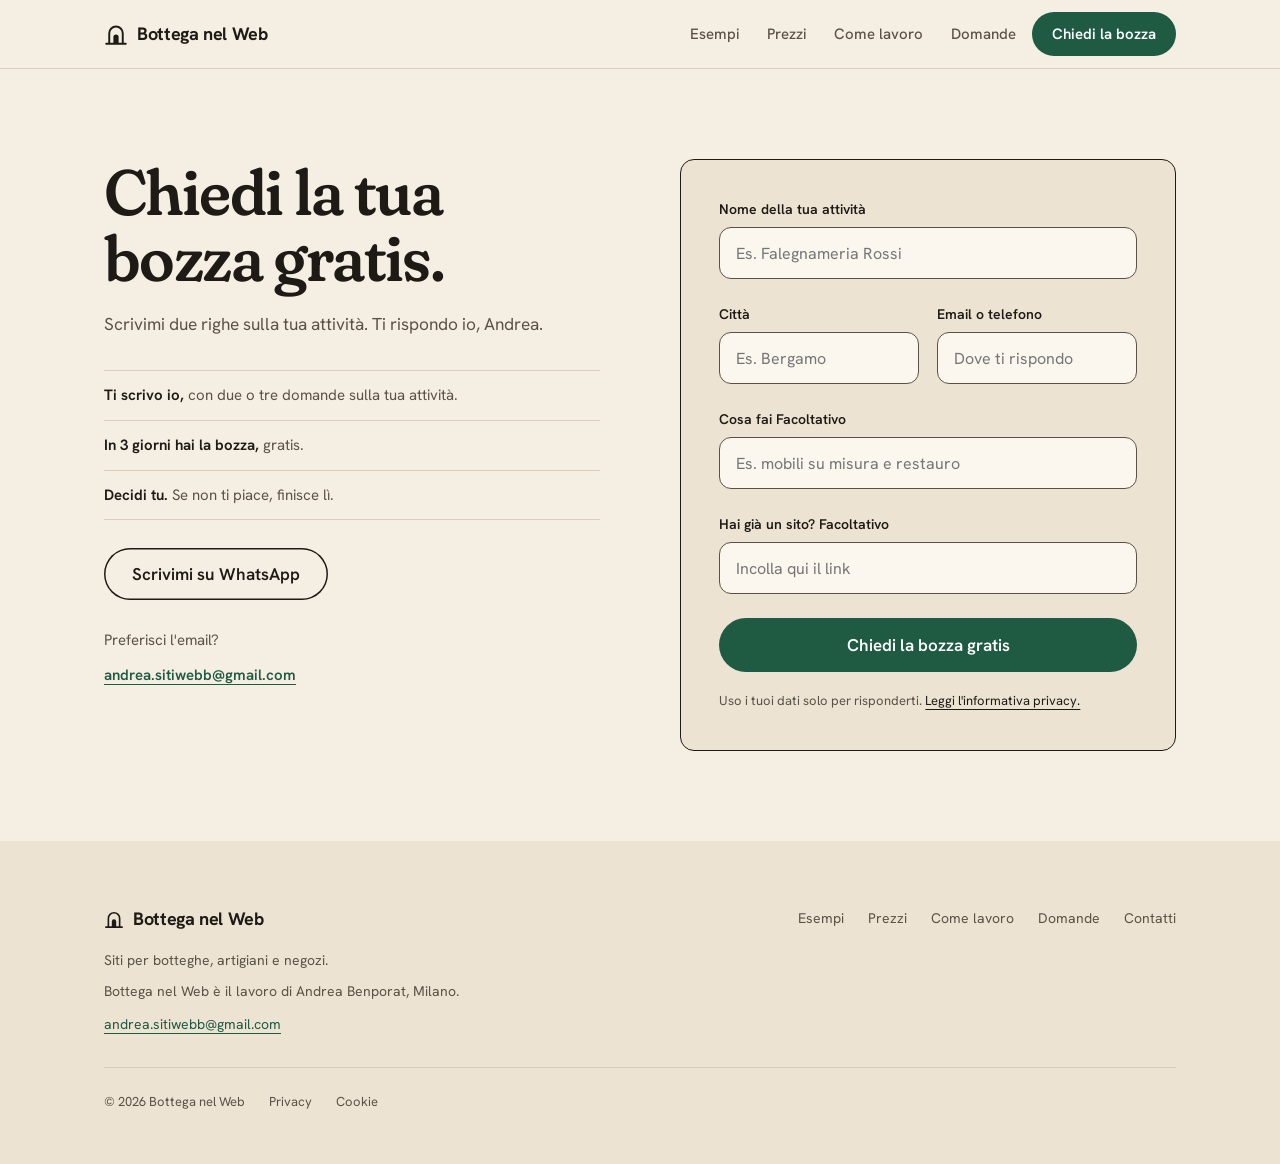
<file: contatti/index.html>
<!doctype html>
<html lang="it">
<head>
<meta charset="utf-8">
<meta name="viewport" content="width=device-width, initial-scale=1">
<title>Chiedi la bozza gratis | Bottega nel Web</title>
<meta name="description" content="Scrivimi due righe sulla tua attività: ti rispondo io e in 3 giorni hai la bozza gratis. Se non ti piace, non paghi niente.">
<meta name="robots" content="noindex, nofollow">
<meta name="theme-color" content="#F5EFE3">
<meta property="og:type" content="website">
<meta property="og:locale" content="it_IT">
<meta property="og:site_name" content="Bottega nel Web">
<meta property="og:title" content="Chiedi la bozza gratis | Bottega nel Web">
<meta property="og:description" content="Scrivimi due righe sulla tua attività: ti rispondo io e in 3 giorni hai la bozza gratis. Se non ti piace, non paghi niente.">
<meta property="og:url" content="https://benpo-python.github.io/bozza-sito-bottega/contatti/">
<meta property="og:image" content="https://benpo-python.github.io/bozza-sito-bottega/img/og-image.png">
<meta property="og:image:width" content="1200">
<meta property="og:image:height" content="630">
<meta property="og:image:alt" content="Bottega nel Web: il sito per la tua attività. Prima lo vedi, poi decidi.">
<meta name="twitter:card" content="summary_large_image">
<link rel="icon" href="../img/favicon.svg" type="image/svg+xml">
<link rel="icon" href="../img/favicon-32.png" sizes="32x32" type="image/png">
<link rel="apple-touch-icon" href="../img/apple-touch-icon.png">
<link rel="preload" href="../assets/font/fraunces.woff2" as="font" type="font/woff2" crossorigin>
<link rel="stylesheet" href="../assets/stile.css">

</head>
<body>
<a class="skip" href="#contenuto">Vai al contenuto</a>
<nav class="barra" aria-label="Principale"><div class="wrap">
<a class="logo" href="../"><svg width="24" height="24" viewBox="0 0 32 32" aria-hidden="true"><path d="M7 29V15a9 9 0 0 1 18 0v14" fill="none" stroke="currentColor" stroke-width="2.6"/><path d="M3 29h26" stroke="currentColor" stroke-width="2.6" stroke-linecap="round"/><path d="M12.5 29v-9a3.5 3.5 0 0 1 7 0v9z" fill="currentColor"/></svg><span>Bottega nel Web</span></a>
<span class="spazio" aria-hidden="true"></span>
<div class="voci"><a href="../esempi/">Esempi</a><a href="../prezzi/">Prezzi</a><a href="../come-lavoro/">Come lavoro</a><a href="../domande/">Domande</a></div>
<a class="btn" href="../contatti/">Chiedi la bozza</a>
<button class="apri" type="button" aria-label="Apri il menu" aria-expanded="false" aria-controls="menu"><svg width="18" height="12" viewBox="0 0 18 12" aria-hidden="true"><path d="M1 1h16M1 11h16" stroke="currentColor" stroke-width="1.8" stroke-linecap="round"/></svg></button>
</div></nav>
<div class="menu" id="menu" role="dialog" aria-modal="true" aria-label="Menu">
<div class="menu-testa"><a class="logo" href="../"><svg width="24" height="24" viewBox="0 0 32 32" aria-hidden="true"><path d="M7 29V15a9 9 0 0 1 18 0v14" fill="none" stroke="currentColor" stroke-width="2.6"/><path d="M3 29h26" stroke="currentColor" stroke-width="2.6" stroke-linecap="round"/><path d="M12.5 29v-9a3.5 3.5 0 0 1 7 0v9z" fill="currentColor"/></svg><span>Bottega nel Web</span></a>
<button class="apri chiudi" type="button" aria-label="Chiudi il menu" style="display:flex"><svg width="14" height="14" viewBox="0 0 14 14" aria-hidden="true"><path d="M1 1l12 12M13 1L1 13" stroke="currentColor" stroke-width="1.8" stroke-linecap="round"/></svg></button></div>
<nav aria-label="Menu da telefono"><a href="../">Home</a><a href="../esempi/">Esempi</a><a href="../prezzi/">Prezzi</a><a href="../come-lavoro/">Come lavoro</a><a href="../domande/">Domande</a><a href="../contatti/">Contatti</a></nav>
<a class="btn" href="../contatti/">Chiedi la tua bozza gratis</a></div>
<main id="contenuto">
<section class="rv sez-pag" id="contatti"><div class="wrap contatti-griglia">
<div>
<h1 class="h1p">Chiedi la tua bozza gratis.</h1>
<p class="lead2">Scrivimi due righe sulla tua attività. Ti rispondo io, Andrea.</p>
<ol class="tre"><li><b>Ti scrivo io,</b> <span>con due o tre domande sulla tua attività.</span></li><li><b>In 3 giorni hai la bozza,</b> <span>gratis.</span></li><li><b>Decidi tu.</b> <span>Se non ti piace, finisce lì.</span></li></ol>
<p style="margin-top:28px"><a class="btn btn-wa" href="https://wa.me/393755681862?text=Ciao%20Andrea%2C%20vorrei%20la%20bozza%20gratis%20per%E2%80%A6">Scrivimi su WhatsApp</a></p>
<p class="preferisci">Preferisci l'email?<br><a class="link" href="mailto:andrea.sitiwebb@gmail.com">andrea.sitiwebb@gmail.com</a></p>
</div>
<form class="modulo" id="modulo" action="mailto:andrea.sitiwebb@gmail.com" method="post" enctype="text/plain" data-grazie="../grazie/">

<label for="attivita">Nome della tua attività<input type="text" id="attivita" name="attivita" placeholder="Es. Falegnameria Rossi" required aria-required="true" autocomplete="organization"><span class="errore" id="e-attivita" role="alert"></span></label>
<div class="due"><label for="citta">Città<input type="text" id="citta" name="citta" placeholder="Es. Bergamo" required aria-required="true" autocomplete="address-level2"><span class="errore" id="e-citta" role="alert"></span></label><label for="recapito">Email o telefono<input type="text" id="recapito" name="recapito" placeholder="Dove ti rispondo" required aria-required="true" autocomplete="email"><span class="errore" id="e-recapito" role="alert"></span></label></div>
<label for="cosafai">Cosa fai Facoltativo<input type="text" id="cosafai" name="cosafai" placeholder="Es. mobili su misura e restauro"><span class="errore" id="e-cosafai" role="alert"></span></label>
<label for="sito">Hai già un sito? Facoltativo<input type="text" id="sito" name="sito" placeholder="Incolla qui il link" inputmode="url"></label>
<input type="checkbox" name="botcheck" class="esca" tabindex="-1" autocomplete="off" aria-hidden="true">
<button type="submit">Chiedi la bozza gratis</button>
<p class="esito" id="esito" role="status"></p>
<p class="privacy">Uso i tuoi dati solo per risponderti. <a href="../privacy/">Leggi l'informativa privacy.</a></p>
</form>
</div></section>
<script>
(function(){var f=document.getElementById("modulo");f.noValidate=true;
var msg={attivita:"Scrivi il nome della tua attività.",citta:"Scrivi la città.",recapito:"Controlla l'email o il numero: così non riesco a risponderti."};
function ok(id,v){v=v.trim();if(!v)return false;if(id!=="recapito")return true;return /^[^\s@]+@[^\s@]+\.[^\s@]{2,}$/.test(v)||/^\d{6,15}$/.test(v.replace(/[\s.\-\/()]/g,"").replace(/^\+/,""))}
var es=document.getElementById("esito"),bt=f.querySelector("button");
function errore(){es.innerHTML='Il messaggio non è partito. Riprova, oppure scrivimi a <a href="mailto:andrea.sitiwebb@gmail.com">andrea.sitiwebb@gmail.com</a>.';bt.disabled=false}
f.addEventListener("submit",function(e){var bad=null,d={};
["attivita","citta","recapito"].forEach(function(id){var i=f.elements[id],g=ok(id,i.value);d[id]=i.value.trim();
document.getElementById("e-"+id).textContent=g?"":msg[id];i.setAttribute("aria-invalid",g?"false":"true");if(!g&&!bad)bad=i});
if(bad){e.preventDefault();bad.focus();return}
if(f.elements.botcheck&&f.elements.botcheck.checked){e.preventDefault();return}
var cosa=f.elements.cosafai.value.trim(),s=f.elements.sito.value.trim();
if(f.elements.access_key){e.preventDefault();bt.disabled=true;es.textContent="Invio in corso…";
var o={access_key:f.elements.access_key.value,subject:f.elements.subject.value,from_name:f.elements.from_name.value,attivita:d.attivita,citta:d.citta,recapito:d.recapito};
if(cosa)o.cosafai=cosa;if(s)o.sito=s;if(/^[^\s@]+@[^\s@]+\.[^\s@]{2,}$/.test(d.recapito))o.replyto=d.recapito;
fetch(f.dataset.endpoint,{method:"POST",headers:{"Content-Type":"application/json",Accept:"application/json"},body:JSON.stringify(o)})
.then(function(r){return r.json()}).then(function(j){if(j&&j.success){location.href=f.dataset.grazie}else{errore()}}).catch(errore);return}
/* Senza chiave del servizio (anteprima): si apre il programma di posta */
e.preventDefault();
var body="Nome attività: "+d.attivita+"\nCittà: "+d.citta+"\nEmail o telefono: "+d.recapito+(cosa?"\nCosa faccio: "+cosa:"")+(s?"\nSito attuale: "+s:"");
location.href="mailto:andrea.sitiwebb@gmail.com?subject="+encodeURIComponent("Bozza gratis: "+d.attivita)+"&body="+encodeURIComponent(body);
es.innerHTML='Si è aperta la tua app di posta con il messaggio pronto: premi Invia. Non si è aperta? Scrivimi a <a href="mailto:andrea.sitiwebb@gmail.com">andrea.sitiwebb@gmail.com</a>.';});})();
</script>
</main>
<footer class="piede"><div class="wrap">
<div class="riga1"><div class="marchio"><a class="logo" href="../"><svg width="20" height="20" viewBox="0 0 32 32" aria-hidden="true"><path d="M7 29V15a9 9 0 0 1 18 0v14" fill="none" stroke="currentColor" stroke-width="2.6"/><path d="M3 29h26" stroke="currentColor" stroke-width="2.6" stroke-linecap="round"/><path d="M12.5 29v-9a3.5 3.5 0 0 1 7 0v9z" fill="currentColor"/></svg><span>Bottega nel Web</span></a><p>Siti per botteghe, artigiani e negozi.</p><p>Bottega nel Web è il lavoro di Andrea Benporat, Milano.</p><a class="mail" href="mailto:andrea.sitiwebb@gmail.com">andrea.sitiwebb@gmail.com</a></div>
<nav class="nav" aria-label="Piè di pagina"><a href="../esempi/">Esempi</a><a href="../prezzi/">Prezzi</a><a href="../come-lavoro/">Come lavoro</a><a href="../domande/">Domande</a><a href="../contatti/">Contatti</a></nav></div>
<div class="riga2"><span>© 2026 Bottega nel Web</span><a href="../privacy/">Privacy</a><a href="../cookie/">Cookie</a><!-- DA INSERIRE: P.IVA, se/quando aperta (vedi 01-piano/sito-ufficiale-LANCIO.md) --></div>
</div></footer>

<script>
(function(){var r=document.querySelectorAll(".rv");if(!("IntersectionObserver" in window)||matchMedia("(prefers-reduced-motion:reduce)").matches){r.forEach(function(e){e.classList.add("in")});return}document.documentElement.classList.add("js");var o=new IntersectionObserver(function(l){l.forEach(function(x){if(x.isIntersecting){x.target.classList.add("in");o.unobserve(x.target)}})},{threshold:.12});r.forEach(function(e){o.observe(e)})})();
(function(){var m=document.getElementById("menu"),a=document.querySelector(".barra .apri"),c=m.querySelector(".chiudi");
function t(o){m.classList.toggle("aperto",o);a.setAttribute("aria-expanded",o);document.body.style.overflow=o?"hidden":"";(o?c:a).focus()}
a.addEventListener("click",function(){t(true)});c.addEventListener("click",function(){t(false)});
document.addEventListener("keydown",function(e){if(e.key==="Escape"&&m.classList.contains("aperto"))t(false)});
m.addEventListener("click",function(e){if(e.target.closest("a"))t(false)});})();
</script>

</body>
</html>
</file>
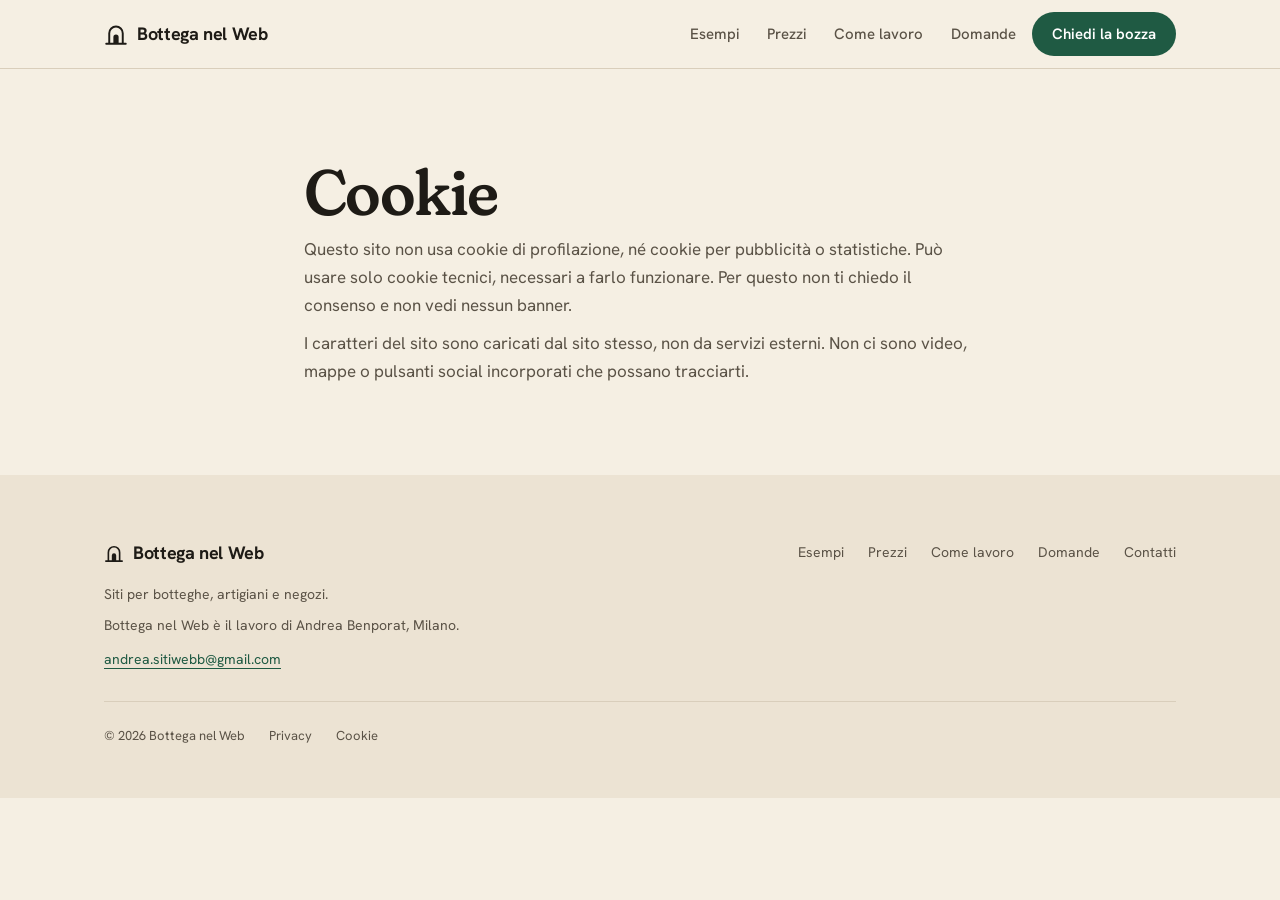
<file: cookie/index.html>
<!doctype html>
<html lang="it">
<head>
<meta charset="utf-8">
<meta name="viewport" content="width=device-width, initial-scale=1">
<title>Cookie | Bottega nel Web</title>
<meta name="description" content="Questo sito non usa cookie di profilazione né banner: solo cookie tecnici.">
<meta name="robots" content="noindex, nofollow">
<meta name="theme-color" content="#F5EFE3">
<meta property="og:type" content="website">
<meta property="og:locale" content="it_IT">
<meta property="og:site_name" content="Bottega nel Web">
<meta property="og:title" content="Cookie | Bottega nel Web">
<meta property="og:description" content="Questo sito non usa cookie di profilazione né banner: solo cookie tecnici.">
<meta property="og:url" content="https://benpo-python.github.io/bozza-sito-bottega/cookie/">
<meta property="og:image" content="https://benpo-python.github.io/bozza-sito-bottega/img/og-image.png">
<meta property="og:image:width" content="1200">
<meta property="og:image:height" content="630">
<meta property="og:image:alt" content="Bottega nel Web: il sito per la tua attività. Prima lo vedi, poi decidi.">
<meta name="twitter:card" content="summary_large_image">
<link rel="icon" href="../img/favicon.svg" type="image/svg+xml">
<link rel="icon" href="../img/favicon-32.png" sizes="32x32" type="image/png">
<link rel="apple-touch-icon" href="../img/apple-touch-icon.png">
<link rel="preload" href="../assets/font/fraunces.woff2" as="font" type="font/woff2" crossorigin>
<link rel="stylesheet" href="../assets/stile.css">

</head>
<body>
<a class="skip" href="#contenuto">Vai al contenuto</a>
<nav class="barra" aria-label="Principale"><div class="wrap">
<a class="logo" href="../"><svg width="24" height="24" viewBox="0 0 32 32" aria-hidden="true"><path d="M7 29V15a9 9 0 0 1 18 0v14" fill="none" stroke="currentColor" stroke-width="2.6"/><path d="M3 29h26" stroke="currentColor" stroke-width="2.6" stroke-linecap="round"/><path d="M12.5 29v-9a3.5 3.5 0 0 1 7 0v9z" fill="currentColor"/></svg><span>Bottega nel Web</span></a>
<span class="spazio" aria-hidden="true"></span>
<div class="voci"><a href="../esempi/">Esempi</a><a href="../prezzi/">Prezzi</a><a href="../come-lavoro/">Come lavoro</a><a href="../domande/">Domande</a></div>
<a class="btn" href="../contatti/">Chiedi la bozza</a>
<button class="apri" type="button" aria-label="Apri il menu" aria-expanded="false" aria-controls="menu"><svg width="18" height="12" viewBox="0 0 18 12" aria-hidden="true"><path d="M1 1h16M1 11h16" stroke="currentColor" stroke-width="1.8" stroke-linecap="round"/></svg></button>
</div></nav>
<div class="menu" id="menu" role="dialog" aria-modal="true" aria-label="Menu">
<div class="menu-testa"><a class="logo" href="../"><svg width="24" height="24" viewBox="0 0 32 32" aria-hidden="true"><path d="M7 29V15a9 9 0 0 1 18 0v14" fill="none" stroke="currentColor" stroke-width="2.6"/><path d="M3 29h26" stroke="currentColor" stroke-width="2.6" stroke-linecap="round"/><path d="M12.5 29v-9a3.5 3.5 0 0 1 7 0v9z" fill="currentColor"/></svg><span>Bottega nel Web</span></a>
<button class="apri chiudi" type="button" aria-label="Chiudi il menu" style="display:flex"><svg width="14" height="14" viewBox="0 0 14 14" aria-hidden="true"><path d="M1 1l12 12M13 1L1 13" stroke="currentColor" stroke-width="1.8" stroke-linecap="round"/></svg></button></div>
<nav aria-label="Menu da telefono"><a href="../">Home</a><a href="../esempi/">Esempi</a><a href="../prezzi/">Prezzi</a><a href="../come-lavoro/">Come lavoro</a><a href="../domande/">Domande</a><a href="../contatti/">Contatti</a></nav>
<a class="btn" href="../contatti/">Chiedi la tua bozza gratis</a></div>
<main id="contenuto">
<section class="rv sez-pag"><div class="wrap testo-lungo"><h1 class="h1p">Cookie</h1><p>Questo sito non usa cookie di profilazione, né cookie per pubblicità o statistiche. Può usare solo cookie tecnici, necessari a farlo funzionare. Per questo non ti chiedo il consenso e non vedi nessun banner.</p><p>I caratteri del sito sono caricati dal sito stesso, non da servizi esterni. Non ci sono video, mappe o pulsanti social incorporati che possano tracciarti.</p></div></section>
</main>
<footer class="piede"><div class="wrap">
<div class="riga1"><div class="marchio"><a class="logo" href="../"><svg width="20" height="20" viewBox="0 0 32 32" aria-hidden="true"><path d="M7 29V15a9 9 0 0 1 18 0v14" fill="none" stroke="currentColor" stroke-width="2.6"/><path d="M3 29h26" stroke="currentColor" stroke-width="2.6" stroke-linecap="round"/><path d="M12.5 29v-9a3.5 3.5 0 0 1 7 0v9z" fill="currentColor"/></svg><span>Bottega nel Web</span></a><p>Siti per botteghe, artigiani e negozi.</p><p>Bottega nel Web è il lavoro di Andrea Benporat, Milano.</p><a class="mail" href="mailto:andrea.sitiwebb@gmail.com">andrea.sitiwebb@gmail.com</a></div>
<nav class="nav" aria-label="Piè di pagina"><a href="../esempi/">Esempi</a><a href="../prezzi/">Prezzi</a><a href="../come-lavoro/">Come lavoro</a><a href="../domande/">Domande</a><a href="../contatti/">Contatti</a></nav></div>
<div class="riga2"><span>© 2026 Bottega nel Web</span><a href="../privacy/">Privacy</a><a href="../cookie/">Cookie</a><!-- DA INSERIRE: P.IVA, se/quando aperta (vedi 01-piano/sito-ufficiale-LANCIO.md) --></div>
</div></footer>

<script>
(function(){var r=document.querySelectorAll(".rv");if(!("IntersectionObserver" in window)||matchMedia("(prefers-reduced-motion:reduce)").matches){r.forEach(function(e){e.classList.add("in")});return}document.documentElement.classList.add("js");var o=new IntersectionObserver(function(l){l.forEach(function(x){if(x.isIntersecting){x.target.classList.add("in");o.unobserve(x.target)}})},{threshold:.12});r.forEach(function(e){o.observe(e)})})();
(function(){var m=document.getElementById("menu"),a=document.querySelector(".barra .apri"),c=m.querySelector(".chiudi");
function t(o){m.classList.toggle("aperto",o);a.setAttribute("aria-expanded",o);document.body.style.overflow=o?"hidden":"";(o?c:a).focus()}
a.addEventListener("click",function(){t(true)});c.addEventListener("click",function(){t(false)});
document.addEventListener("keydown",function(e){if(e.key==="Escape"&&m.classList.contains("aperto"))t(false)});
m.addEventListener("click",function(e){if(e.target.closest("a"))t(false)});})();
</script>

</body>
</html>
</file>
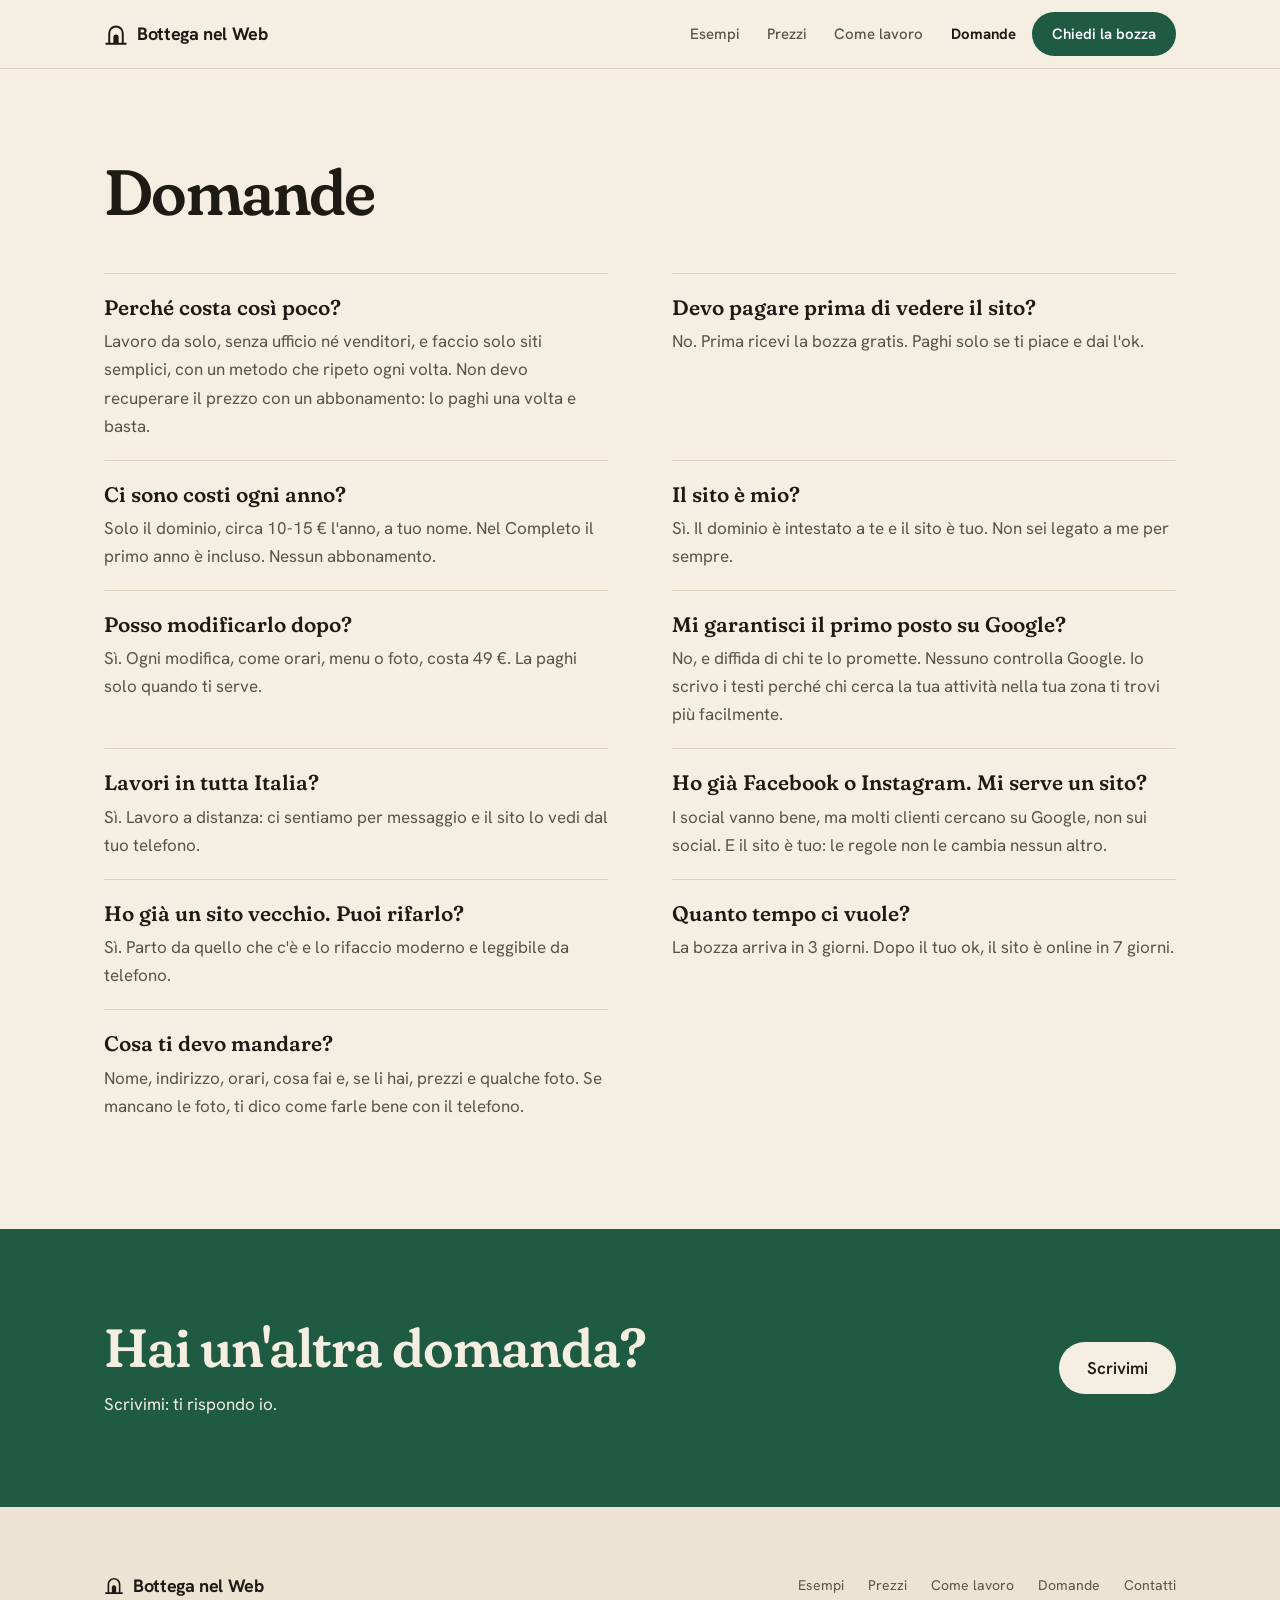
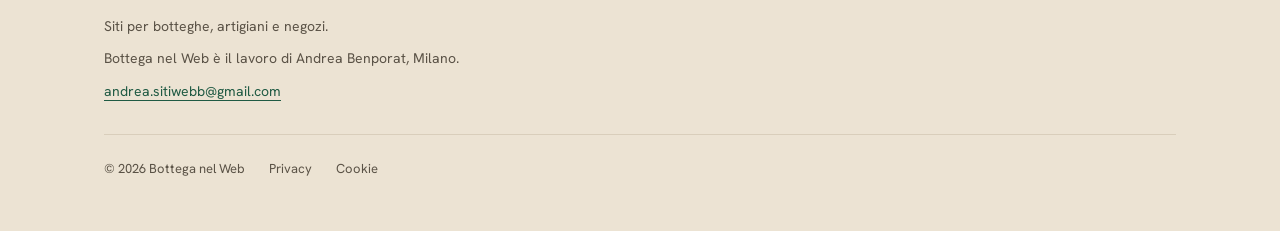
<file: domande/index.html>
<!doctype html>
<html lang="it">
<head>
<meta charset="utf-8">
<meta name="viewport" content="width=device-width, initial-scale=1">
<title>Domande frequenti | Bottega nel Web</title>
<meta name="description" content="Costi, tempi, dominio, modifiche e Google: le risposte alle domande più comuni su siti per botteghe, artigiani e negozi.">
<meta name="robots" content="noindex, nofollow">
<meta name="theme-color" content="#F5EFE3">
<meta property="og:type" content="website">
<meta property="og:locale" content="it_IT">
<meta property="og:site_name" content="Bottega nel Web">
<meta property="og:title" content="Domande frequenti | Bottega nel Web">
<meta property="og:description" content="Costi, tempi, dominio, modifiche e Google: le risposte alle domande più comuni su siti per botteghe, artigiani e negozi.">
<meta property="og:url" content="https://benpo-python.github.io/bozza-sito-bottega/domande/">
<meta property="og:image" content="https://benpo-python.github.io/bozza-sito-bottega/img/og-image.png">
<meta property="og:image:width" content="1200">
<meta property="og:image:height" content="630">
<meta property="og:image:alt" content="Bottega nel Web: il sito per la tua attività. Prima lo vedi, poi decidi.">
<meta name="twitter:card" content="summary_large_image">
<link rel="icon" href="../img/favicon.svg" type="image/svg+xml">
<link rel="icon" href="../img/favicon-32.png" sizes="32x32" type="image/png">
<link rel="apple-touch-icon" href="../img/apple-touch-icon.png">
<link rel="preload" href="../assets/font/fraunces.woff2" as="font" type="font/woff2" crossorigin>
<link rel="stylesheet" href="../assets/stile.css">
<script type="application/ld+json">{"@context": "https://schema.org", "@type": "FAQPage", "mainEntity": [{"@type": "Question", "name": "Perché costa così poco?", "acceptedAnswer": {"@type": "Answer", "text": "Lavoro da solo, senza ufficio né venditori, e faccio solo siti semplici, con un metodo che ripeto ogni volta. Non devo recuperare il prezzo con un abbonamento: lo paghi una volta e basta."}}, {"@type": "Question", "name": "Devo pagare prima di vedere il sito?", "acceptedAnswer": {"@type": "Answer", "text": "No. Prima ricevi la bozza gratis. Paghi solo se ti piace e dai l'ok."}}, {"@type": "Question", "name": "Ci sono costi ogni anno?", "acceptedAnswer": {"@type": "Answer", "text": "Solo il dominio, circa 10-15 € l'anno, a tuo nome. Nel Completo il primo anno è incluso. Nessun abbonamento."}}, {"@type": "Question", "name": "Il sito è mio?", "acceptedAnswer": {"@type": "Answer", "text": "Sì. Il dominio è intestato a te e il sito è tuo. Non sei legato a me per sempre."}}, {"@type": "Question", "name": "Posso modificarlo dopo?", "acceptedAnswer": {"@type": "Answer", "text": "Sì. Ogni modifica, come orari, menu o foto, costa 49 €. La paghi solo quando ti serve."}}, {"@type": "Question", "name": "Mi garantisci il primo posto su Google?", "acceptedAnswer": {"@type": "Answer", "text": "No, e diffida di chi te lo promette. Nessuno controlla Google. Io scrivo i testi perché chi cerca la tua attività nella tua zona ti trovi più facilmente."}}, {"@type": "Question", "name": "Lavori in tutta Italia?", "acceptedAnswer": {"@type": "Answer", "text": "Sì. Lavoro a distanza: ci sentiamo per messaggio e il sito lo vedi dal tuo telefono."}}, {"@type": "Question", "name": "Ho già Facebook o Instagram. Mi serve un sito?", "acceptedAnswer": {"@type": "Answer", "text": "I social vanno bene, ma molti clienti cercano su Google, non sui social. E il sito è tuo: le regole non le cambia nessun altro."}}, {"@type": "Question", "name": "Ho già un sito vecchio. Puoi rifarlo?", "acceptedAnswer": {"@type": "Answer", "text": "Sì. Parto da quello che c'è e lo rifaccio moderno e leggibile da telefono."}}, {"@type": "Question", "name": "Quanto tempo ci vuole?", "acceptedAnswer": {"@type": "Answer", "text": "La bozza arriva in 3 giorni. Dopo il tuo ok, il sito è online in 7 giorni."}}, {"@type": "Question", "name": "Cosa ti devo mandare?", "acceptedAnswer": {"@type": "Answer", "text": "Nome, indirizzo, orari, cosa fai e, se li hai, prezzi e qualche foto. Se mancano le foto, ti dico come farle bene con il telefono."}}]}</script>
</head>
<body>
<a class="skip" href="#contenuto">Vai al contenuto</a>
<nav class="barra" aria-label="Principale"><div class="wrap">
<a class="logo" href="../"><svg width="24" height="24" viewBox="0 0 32 32" aria-hidden="true"><path d="M7 29V15a9 9 0 0 1 18 0v14" fill="none" stroke="currentColor" stroke-width="2.6"/><path d="M3 29h26" stroke="currentColor" stroke-width="2.6" stroke-linecap="round"/><path d="M12.5 29v-9a3.5 3.5 0 0 1 7 0v9z" fill="currentColor"/></svg><span>Bottega nel Web</span></a>
<span class="spazio" aria-hidden="true"></span>
<div class="voci"><a href="../esempi/">Esempi</a><a href="../prezzi/">Prezzi</a><a href="../come-lavoro/">Come lavoro</a><a href="../domande/" aria-current="page">Domande</a></div>
<a class="btn" href="../contatti/">Chiedi la bozza</a>
<button class="apri" type="button" aria-label="Apri il menu" aria-expanded="false" aria-controls="menu"><svg width="18" height="12" viewBox="0 0 18 12" aria-hidden="true"><path d="M1 1h16M1 11h16" stroke="currentColor" stroke-width="1.8" stroke-linecap="round"/></svg></button>
</div></nav>
<div class="menu" id="menu" role="dialog" aria-modal="true" aria-label="Menu">
<div class="menu-testa"><a class="logo" href="../"><svg width="24" height="24" viewBox="0 0 32 32" aria-hidden="true"><path d="M7 29V15a9 9 0 0 1 18 0v14" fill="none" stroke="currentColor" stroke-width="2.6"/><path d="M3 29h26" stroke="currentColor" stroke-width="2.6" stroke-linecap="round"/><path d="M12.5 29v-9a3.5 3.5 0 0 1 7 0v9z" fill="currentColor"/></svg><span>Bottega nel Web</span></a>
<button class="apri chiudi" type="button" aria-label="Chiudi il menu" style="display:flex"><svg width="14" height="14" viewBox="0 0 14 14" aria-hidden="true"><path d="M1 1l12 12M13 1L1 13" stroke="currentColor" stroke-width="1.8" stroke-linecap="round"/></svg></button></div>
<nav aria-label="Menu da telefono"><a href="../">Home</a><a href="../esempi/">Esempi</a><a href="../prezzi/">Prezzi</a><a href="../come-lavoro/">Come lavoro</a><a href="../domande/">Domande</a><a href="../contatti/">Contatti</a></nav>
<a class="btn" href="../contatti/">Chiedi la tua bozza gratis</a></div>
<main id="contenuto">
<section class="rv sez-pag sez-bordo"><div class="wrap">
<h1 class="h1p">Domande</h1>
<h2 class="vh">Le domande più frequenti</h2>
<div class="domande-lista" style="margin-top:clamp(32px,4vw,48px)"><div><h3>Perché costa così poco?</h3><p>Lavoro da solo, senza ufficio né venditori, e faccio solo siti semplici, con un metodo che ripeto ogni volta. Non devo recuperare il prezzo con un abbonamento: lo paghi una volta e basta.</p></div><!-- DA CONFERMARE: risposta in attesa della decisione di Andrea su dove pubblicare i siti dei clienti. Non pubblicare questa domanda finché non c'è. -->
<div hidden><h3>Dove sta il sito? E se un giorno smetti?</h3><p></p></div><div><h3>Devo pagare prima di vedere il sito?</h3><p>No. Prima ricevi la bozza gratis. Paghi solo se ti piace e dai l'ok.</p></div><div><h3>Ci sono costi ogni anno?</h3><p>Solo il dominio, circa 10-15 € l'anno, a tuo nome. Nel Completo il primo anno è incluso. Nessun abbonamento.</p></div><div><h3>Il sito è mio?</h3><p>Sì. Il dominio è intestato a te e il sito è tuo. Non sei legato a me per sempre.</p></div><div><h3>Posso modificarlo dopo?</h3><p>Sì. Ogni modifica, come orari, menu o foto, costa 49 €. La paghi solo quando ti serve.</p></div><div><h3>Mi garantisci il primo posto su Google?</h3><p>No, e diffida di chi te lo promette. Nessuno controlla Google. Io scrivo i testi perché chi cerca la tua attività nella tua zona ti trovi più facilmente.</p></div><div><h3>Lavori in tutta Italia?</h3><p>Sì. Lavoro a distanza: ci sentiamo per messaggio e il sito lo vedi dal tuo telefono.</p></div><div><h3>Ho già Facebook o Instagram. Mi serve un sito?</h3><p>I social vanno bene, ma molti clienti cercano su Google, non sui social. E il sito è tuo: le regole non le cambia nessun altro.</p></div><div><h3>Ho già un sito vecchio. Puoi rifarlo?</h3><p>Sì. Parto da quello che c'è e lo rifaccio moderno e leggibile da telefono.</p></div><div><h3>Quanto tempo ci vuole?</h3><p>La bozza arriva in 3 giorni. Dopo il tuo ok, il sito è online in 7 giorni.</p></div><div><h3>Cosa ti devo mandare?</h3><p>Nome, indirizzo, orari, cosa fai e, se li hai, prezzi e qualche foto. Se mancano le foto, ti dico come farle bene con il telefono.</p></div></div>
</div></section>
<section class="rv sez sez-scura"><div class="wrap chiusura">
<div><h2 class="h2">Hai un'altra domanda?</h2><p>Scrivimi: ti rispondo io.</p></div>
<a class="btn btn-chiaro" href="../contatti/">Scrivimi</a></div></section>
</main>
<footer class="piede"><div class="wrap">
<div class="riga1"><div class="marchio"><a class="logo" href="../"><svg width="20" height="20" viewBox="0 0 32 32" aria-hidden="true"><path d="M7 29V15a9 9 0 0 1 18 0v14" fill="none" stroke="currentColor" stroke-width="2.6"/><path d="M3 29h26" stroke="currentColor" stroke-width="2.6" stroke-linecap="round"/><path d="M12.5 29v-9a3.5 3.5 0 0 1 7 0v9z" fill="currentColor"/></svg><span>Bottega nel Web</span></a><p>Siti per botteghe, artigiani e negozi.</p><p>Bottega nel Web è il lavoro di Andrea Benporat, Milano.</p><a class="mail" href="mailto:andrea.sitiwebb@gmail.com">andrea.sitiwebb@gmail.com</a></div>
<nav class="nav" aria-label="Piè di pagina"><a href="../esempi/">Esempi</a><a href="../prezzi/">Prezzi</a><a href="../come-lavoro/">Come lavoro</a><a href="../domande/">Domande</a><a href="../contatti/">Contatti</a></nav></div>
<div class="riga2"><span>© 2026 Bottega nel Web</span><a href="../privacy/">Privacy</a><a href="../cookie/">Cookie</a><!-- DA INSERIRE: P.IVA, se/quando aperta (vedi 01-piano/sito-ufficiale-LANCIO.md) --></div>
</div></footer>
<div class="fissa" id="fissa"><a class="btn" href="../contatti/">Chiedi la bozza gratis</a><a class="btn btn-wa" href="https://wa.me/393755681862?text=Ciao%20Andrea%2C%20vorrei%20la%20bozza%20gratis%20per%E2%80%A6">WhatsApp</a></div>
<script>
(function(){var r=document.querySelectorAll(".rv");if(!("IntersectionObserver" in window)||matchMedia("(prefers-reduced-motion:reduce)").matches){r.forEach(function(e){e.classList.add("in")});return}document.documentElement.classList.add("js");var o=new IntersectionObserver(function(l){l.forEach(function(x){if(x.isIntersecting){x.target.classList.add("in");o.unobserve(x.target)}})},{threshold:.12});r.forEach(function(e){o.observe(e)})})();
(function(){var m=document.getElementById("menu"),a=document.querySelector(".barra .apri"),c=m.querySelector(".chiudi");
function t(o){m.classList.toggle("aperto",o);a.setAttribute("aria-expanded",o);document.body.style.overflow=o?"hidden":"";(o?c:a).focus()}
a.addEventListener("click",function(){t(true)});c.addEventListener("click",function(){t(false)});
document.addEventListener("keydown",function(e){if(e.key==="Escape"&&m.classList.contains("aperto"))t(false)});
m.addEventListener("click",function(e){if(e.target.closest("a"))t(false)});})();
</script>
<script>
(function(){var b=document.querySelector(".hero .azioni .btn"),f=document.getElementById("fissa");
if(!b||!f||!("IntersectionObserver" in window))return;
f.classList.add("nascosta");
new IntersectionObserver(function(l){f.classList.toggle("nascosta",l[0].isIntersecting)}).observe(b);})();
</script>
</body>
</html>
</file>
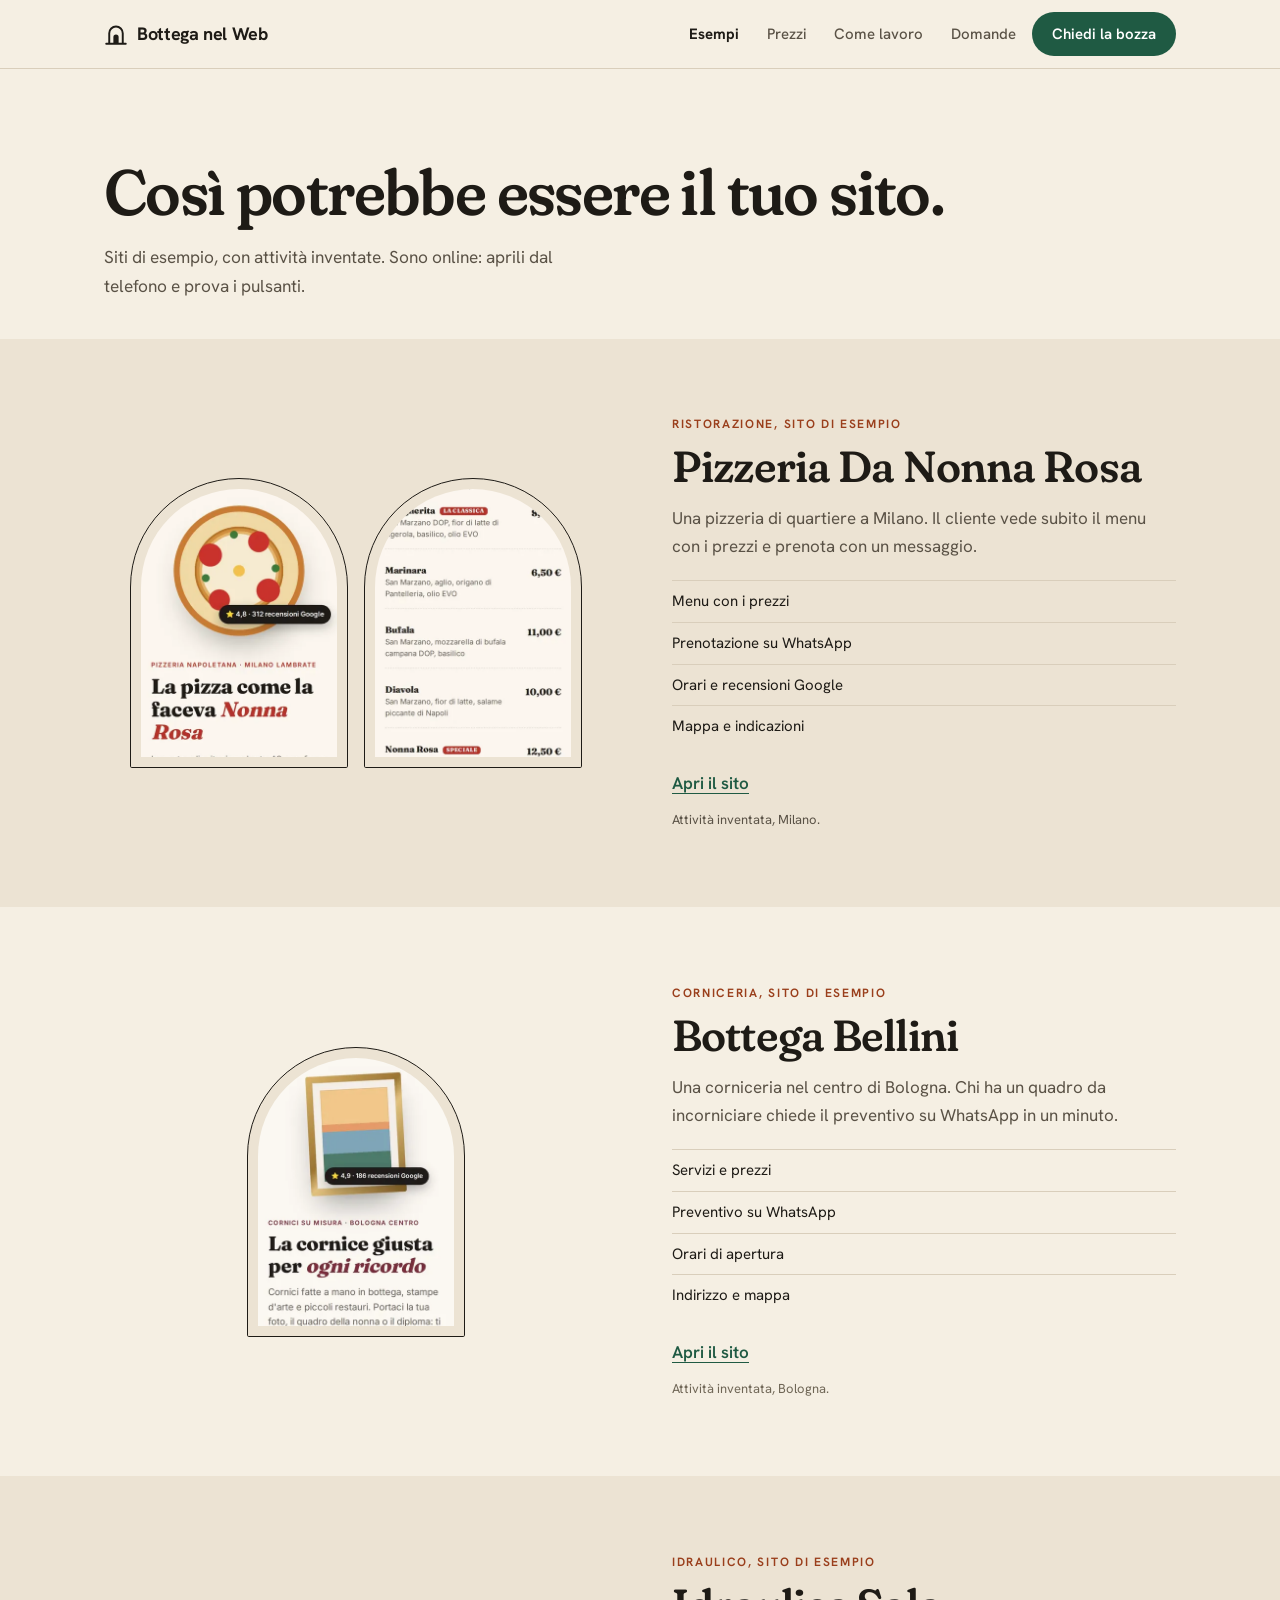
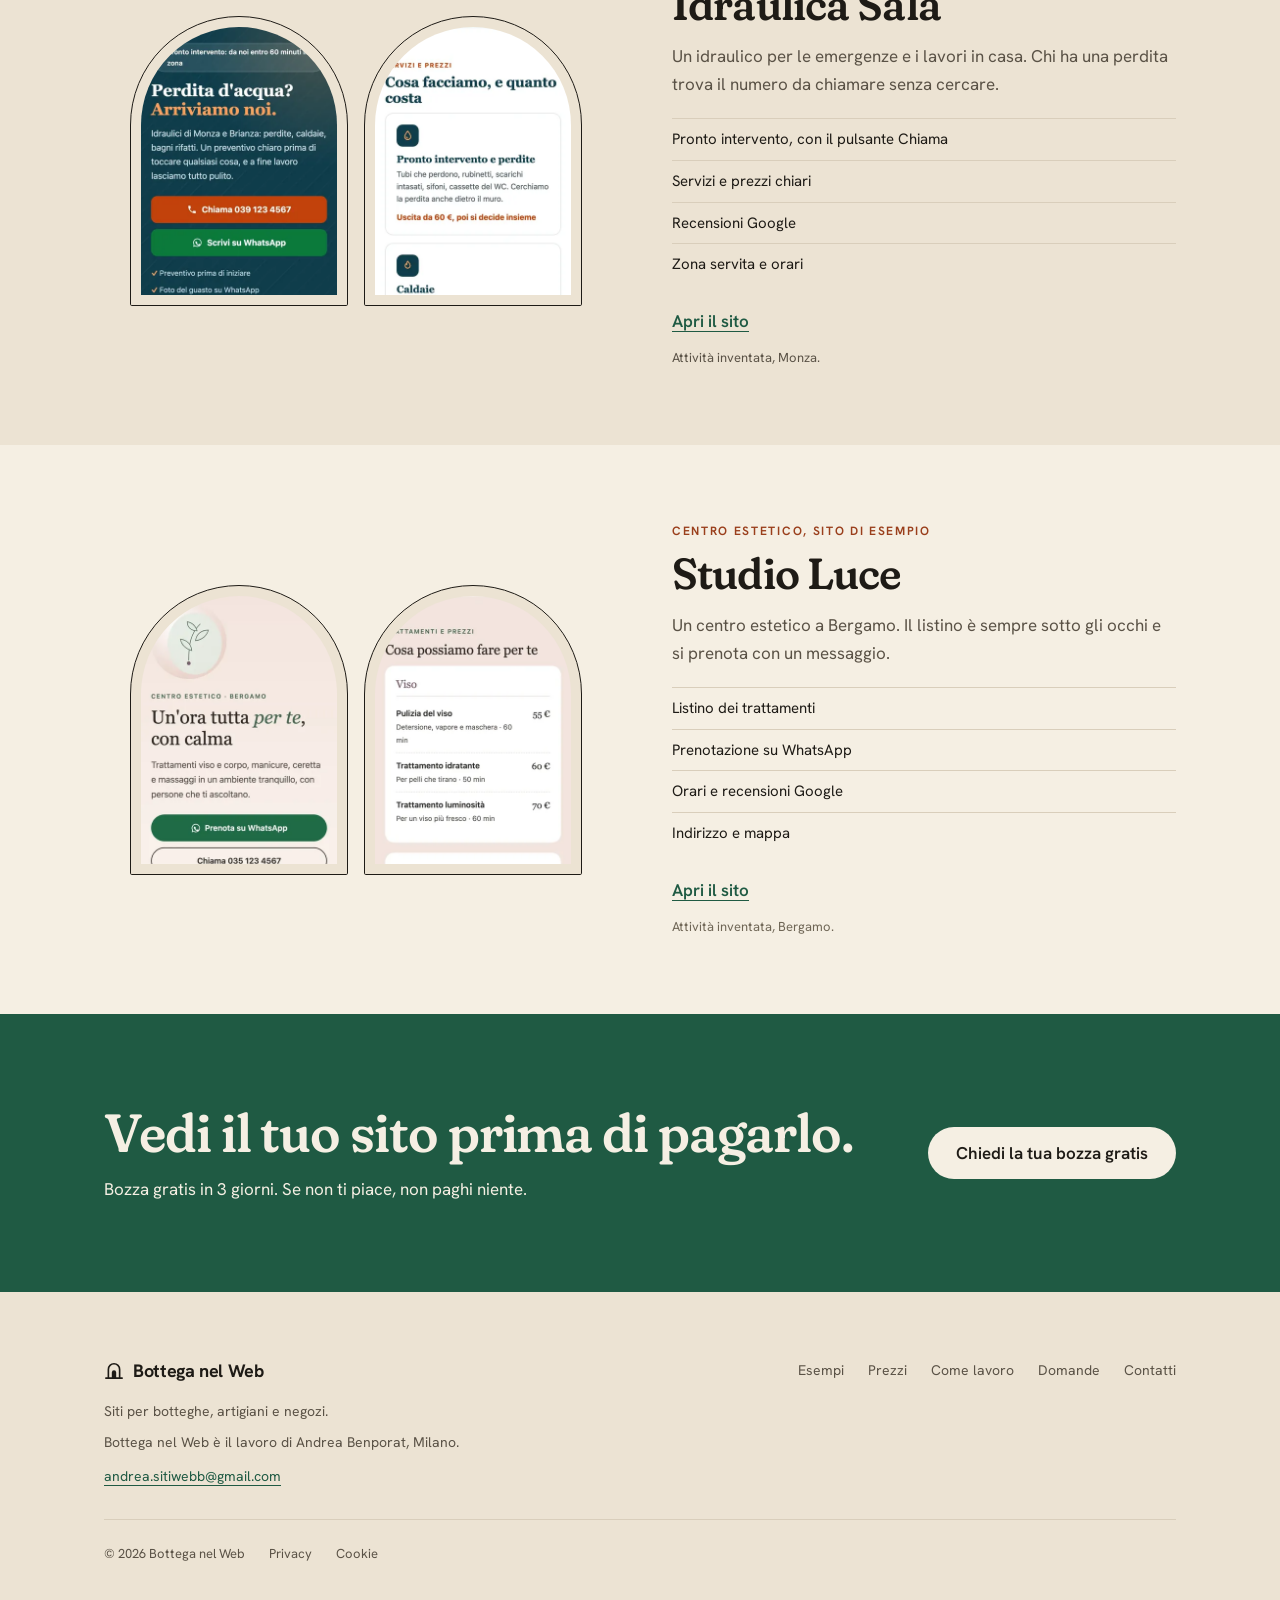
<file: esempi/index.html>
<!doctype html>
<html lang="it">
<head>
<meta charset="utf-8">
<meta name="viewport" content="width=device-width, initial-scale=1">
<title>Esempi di siti per attività locali | Bottega nel Web</title>
<meta name="description" content="Siti di esempio per una pizzeria, una corniceria, un idraulico e un centro estetico. Attività inventate, online: aprili dal telefono.">
<meta name="robots" content="noindex, nofollow">
<meta name="theme-color" content="#F5EFE3">
<meta property="og:type" content="website">
<meta property="og:locale" content="it_IT">
<meta property="og:site_name" content="Bottega nel Web">
<meta property="og:title" content="Esempi di siti per attività locali | Bottega nel Web">
<meta property="og:description" content="Siti di esempio per una pizzeria, una corniceria, un idraulico e un centro estetico. Attività inventate, online: aprili dal telefono.">
<meta property="og:url" content="https://benpo-python.github.io/bozza-sito-bottega/esempi/">
<meta property="og:image" content="https://benpo-python.github.io/bozza-sito-bottega/img/og-image.png">
<meta property="og:image:width" content="1200">
<meta property="og:image:height" content="630">
<meta property="og:image:alt" content="Bottega nel Web: il sito per la tua attività. Prima lo vedi, poi decidi.">
<meta name="twitter:card" content="summary_large_image">
<link rel="icon" href="../img/favicon.svg" type="image/svg+xml">
<link rel="icon" href="../img/favicon-32.png" sizes="32x32" type="image/png">
<link rel="apple-touch-icon" href="../img/apple-touch-icon.png">
<link rel="preload" href="../assets/font/fraunces.woff2" as="font" type="font/woff2" crossorigin>
<link rel="stylesheet" href="../assets/stile.css">

</head>
<body>
<a class="skip" href="#contenuto">Vai al contenuto</a>
<nav class="barra" aria-label="Principale"><div class="wrap">
<a class="logo" href="../"><svg width="24" height="24" viewBox="0 0 32 32" aria-hidden="true"><path d="M7 29V15a9 9 0 0 1 18 0v14" fill="none" stroke="currentColor" stroke-width="2.6"/><path d="M3 29h26" stroke="currentColor" stroke-width="2.6" stroke-linecap="round"/><path d="M12.5 29v-9a3.5 3.5 0 0 1 7 0v9z" fill="currentColor"/></svg><span>Bottega nel Web</span></a>
<span class="spazio" aria-hidden="true"></span>
<div class="voci"><a href="../esempi/" aria-current="page">Esempi</a><a href="../prezzi/">Prezzi</a><a href="../come-lavoro/">Come lavoro</a><a href="../domande/">Domande</a></div>
<a class="btn" href="../contatti/">Chiedi la bozza</a>
<button class="apri" type="button" aria-label="Apri il menu" aria-expanded="false" aria-controls="menu"><svg width="18" height="12" viewBox="0 0 18 12" aria-hidden="true"><path d="M1 1h16M1 11h16" stroke="currentColor" stroke-width="1.8" stroke-linecap="round"/></svg></button>
</div></nav>
<div class="menu" id="menu" role="dialog" aria-modal="true" aria-label="Menu">
<div class="menu-testa"><a class="logo" href="../"><svg width="24" height="24" viewBox="0 0 32 32" aria-hidden="true"><path d="M7 29V15a9 9 0 0 1 18 0v14" fill="none" stroke="currentColor" stroke-width="2.6"/><path d="M3 29h26" stroke="currentColor" stroke-width="2.6" stroke-linecap="round"/><path d="M12.5 29v-9a3.5 3.5 0 0 1 7 0v9z" fill="currentColor"/></svg><span>Bottega nel Web</span></a>
<button class="apri chiudi" type="button" aria-label="Chiudi il menu" style="display:flex"><svg width="14" height="14" viewBox="0 0 14 14" aria-hidden="true"><path d="M1 1l12 12M13 1L1 13" stroke="currentColor" stroke-width="1.8" stroke-linecap="round"/></svg></button></div>
<nav aria-label="Menu da telefono"><a href="../">Home</a><a href="../esempi/">Esempi</a><a href="../prezzi/">Prezzi</a><a href="../come-lavoro/">Come lavoro</a><a href="../domande/">Domande</a><a href="../contatti/">Contatti</a></nav>
<a class="btn" href="../contatti/">Chiedi la tua bozza gratis</a></div>
<main id="contenuto">
<section class="pag"><div class="wrap">
<h1 class="h1p">Così potrebbe essere il tuo sito.</h1>
<p class="lead2">Siti di esempio, con attività inventate. Sono online: aprili dal telefono e prova i pulsanti.</p>
</div></section>
<section class="rv esempio alt"><div class="wrap">
<div class="tel"><div class="phone"><img src="../img/nr-hero.webp" srcset="../img/nr-hero-400.webp 400w, ../img/nr-hero.webp 780w" sizes="(max-width: 900px) 220px, 300px" alt="Pagina iniziale del sito di esempio Da Nonna Rosa" width="780" height="1688" loading="lazy"></div><div class="phone"><img src="../img/nr-menu.webp" srcset="../img/nr-menu-400.webp 400w, ../img/nr-menu.webp 780w" sizes="(max-width: 900px) 220px, 300px" alt="Il menu del sito di esempio Da Nonna Rosa" width="780" height="1688" loading="lazy"></div></div>
<div><div class="cat">Ristorazione, sito di esempio</div><h2>Pizzeria Da Nonna Rosa</h2><p>Una pizzeria di quartiere a Milano. Il cliente vede subito il menu con i prezzi e prenota con un messaggio.</p><ul><li>Menu con i prezzi</li><li>Prenotazione su WhatsApp</li><li>Orari e recensioni Google</li><li>Mappa e indicazioni</li></ul>
<a class="link" href="https://benpo-python.github.io/demo-pizzeria/">Apri il sito</a><p class="avviso">Attività inventata, Milano.</p></div></div></section>
<section class="rv esempio"><div class="wrap">
<div class="tel"><div class="phone"><img src="../img/bl-hero.webp" srcset="../img/bl-hero-400.webp 400w, ../img/bl-hero.webp 780w" sizes="(max-width: 900px) 220px, 300px" alt="Pagina iniziale del sito di esempio Bottega Bellini" width="780" height="1688" loading="lazy"></div></div>
<div><div class="cat">Corniceria, sito di esempio</div><h2>Bottega Bellini</h2><p>Una corniceria nel centro di Bologna. Chi ha un quadro da incorniciare chiede il preventivo su WhatsApp in un minuto.</p><ul><li>Servizi e prezzi</li><li>Preventivo su WhatsApp</li><li>Orari di apertura</li><li>Indirizzo e mappa</li></ul>
<a class="link" href="https://benpo-python.github.io/negozio-demo/">Apri il sito</a><p class="avviso">Attività inventata, Bologna.</p></div></div></section>
<section class="rv esempio alt"><div class="wrap">
<div class="tel"><div class="phone"><img src="../img/id-hero.webp" srcset="../img/id-hero-400.webp 400w, ../img/id-hero.webp 780w" sizes="(max-width: 900px) 220px, 300px" alt="Pagina iniziale del sito di esempio Idraulica Sala" width="780" height="1688" loading="lazy"></div><div class="phone"><img src="../img/id-servizi.webp" srcset="../img/id-servizi-400.webp 400w, ../img/id-servizi.webp 780w" sizes="(max-width: 900px) 220px, 300px" alt="I servizi e i prezzi del sito di esempio Idraulica Sala" width="780" height="1688" loading="lazy"></div></div>
<div><div class="cat">Idraulico, sito di esempio</div><h2>Idraulica Sala</h2><p>Un idraulico per le emergenze e i lavori in casa. Chi ha una perdita trova il numero da chiamare senza cercare.</p><ul><li>Pronto intervento, con il pulsante Chiama</li><li>Servizi e prezzi chiari</li><li>Recensioni Google</li><li>Zona servita e orari</li></ul>
<a class="link" href="https://benpo-python.github.io/demo-idraulico/">Apri il sito</a><p class="avviso">Attività inventata, Monza.</p></div></div></section>
<section class="rv esempio"><div class="wrap">
<div class="tel"><div class="phone"><img src="../img/es-hero.webp" srcset="../img/es-hero-400.webp 400w, ../img/es-hero.webp 780w" sizes="(max-width: 900px) 220px, 300px" alt="Pagina iniziale del sito di esempio Studio Luce" width="780" height="1688" loading="lazy"></div><div class="phone"><img src="../img/es-listino.webp" srcset="../img/es-listino-400.webp 400w, ../img/es-listino.webp 780w" sizes="(max-width: 900px) 220px, 300px" alt="Il listino dei trattamenti del sito di esempio Studio Luce" width="780" height="1688" loading="lazy"></div></div>
<div><div class="cat">Centro estetico, sito di esempio</div><h2>Studio Luce</h2><p>Un centro estetico a Bergamo. Il listino è sempre sotto gli occhi e si prenota con un messaggio.</p><ul><li>Listino dei trattamenti</li><li>Prenotazione su WhatsApp</li><li>Orari e recensioni Google</li><li>Indirizzo e mappa</li></ul>
<a class="link" href="https://benpo-python.github.io/demo-estetica/">Apri il sito</a><p class="avviso">Attività inventata, Bergamo.</p></div></div></section>

<!-- DA CONFERMARE: i lavori veri si aggiungono qui solo dopo il pagamento e un sì scritto del cliente (Caminiti, Traslochi Spray, Ec. Decolors, Morea) -->
<section class="rv sez sez-scura"><div class="wrap chiusura">
<div><h2 class="h2">Vedi il tuo sito prima di pagarlo.</h2><p>Bozza gratis in 3 giorni. Se non ti piace, non paghi niente.</p></div>
<a class="btn btn-chiaro" href="../contatti/">Chiedi la tua bozza gratis</a></div></section>
</main>
<footer class="piede"><div class="wrap">
<div class="riga1"><div class="marchio"><a class="logo" href="../"><svg width="20" height="20" viewBox="0 0 32 32" aria-hidden="true"><path d="M7 29V15a9 9 0 0 1 18 0v14" fill="none" stroke="currentColor" stroke-width="2.6"/><path d="M3 29h26" stroke="currentColor" stroke-width="2.6" stroke-linecap="round"/><path d="M12.5 29v-9a3.5 3.5 0 0 1 7 0v9z" fill="currentColor"/></svg><span>Bottega nel Web</span></a><p>Siti per botteghe, artigiani e negozi.</p><p>Bottega nel Web è il lavoro di Andrea Benporat, Milano.</p><a class="mail" href="mailto:andrea.sitiwebb@gmail.com">andrea.sitiwebb@gmail.com</a></div>
<nav class="nav" aria-label="Piè di pagina"><a href="../esempi/">Esempi</a><a href="../prezzi/">Prezzi</a><a href="../come-lavoro/">Come lavoro</a><a href="../domande/">Domande</a><a href="../contatti/">Contatti</a></nav></div>
<div class="riga2"><span>© 2026 Bottega nel Web</span><a href="../privacy/">Privacy</a><a href="../cookie/">Cookie</a><!-- DA INSERIRE: P.IVA, se/quando aperta (vedi 01-piano/sito-ufficiale-LANCIO.md) --></div>
</div></footer>
<div class="fissa" id="fissa"><a class="btn" href="../contatti/">Chiedi la bozza gratis</a><a class="btn btn-wa" href="https://wa.me/393755681862?text=Ciao%20Andrea%2C%20vorrei%20la%20bozza%20gratis%20per%E2%80%A6">WhatsApp</a></div>
<script>
(function(){var r=document.querySelectorAll(".rv");if(!("IntersectionObserver" in window)||matchMedia("(prefers-reduced-motion:reduce)").matches){r.forEach(function(e){e.classList.add("in")});return}document.documentElement.classList.add("js");var o=new IntersectionObserver(function(l){l.forEach(function(x){if(x.isIntersecting){x.target.classList.add("in");o.unobserve(x.target)}})},{threshold:.12});r.forEach(function(e){o.observe(e)})})();
(function(){var m=document.getElementById("menu"),a=document.querySelector(".barra .apri"),c=m.querySelector(".chiudi");
function t(o){m.classList.toggle("aperto",o);a.setAttribute("aria-expanded",o);document.body.style.overflow=o?"hidden":"";(o?c:a).focus()}
a.addEventListener("click",function(){t(true)});c.addEventListener("click",function(){t(false)});
document.addEventListener("keydown",function(e){if(e.key==="Escape"&&m.classList.contains("aperto"))t(false)});
m.addEventListener("click",function(e){if(e.target.closest("a"))t(false)});})();
</script>
<script>
(function(){var b=document.querySelector(".hero .azioni .btn"),f=document.getElementById("fissa");
if(!b||!f||!("IntersectionObserver" in window))return;
f.classList.add("nascosta");
new IntersectionObserver(function(l){f.classList.toggle("nascosta",l[0].isIntersecting)}).observe(b);})();
</script>
</body>
</html>
</file>
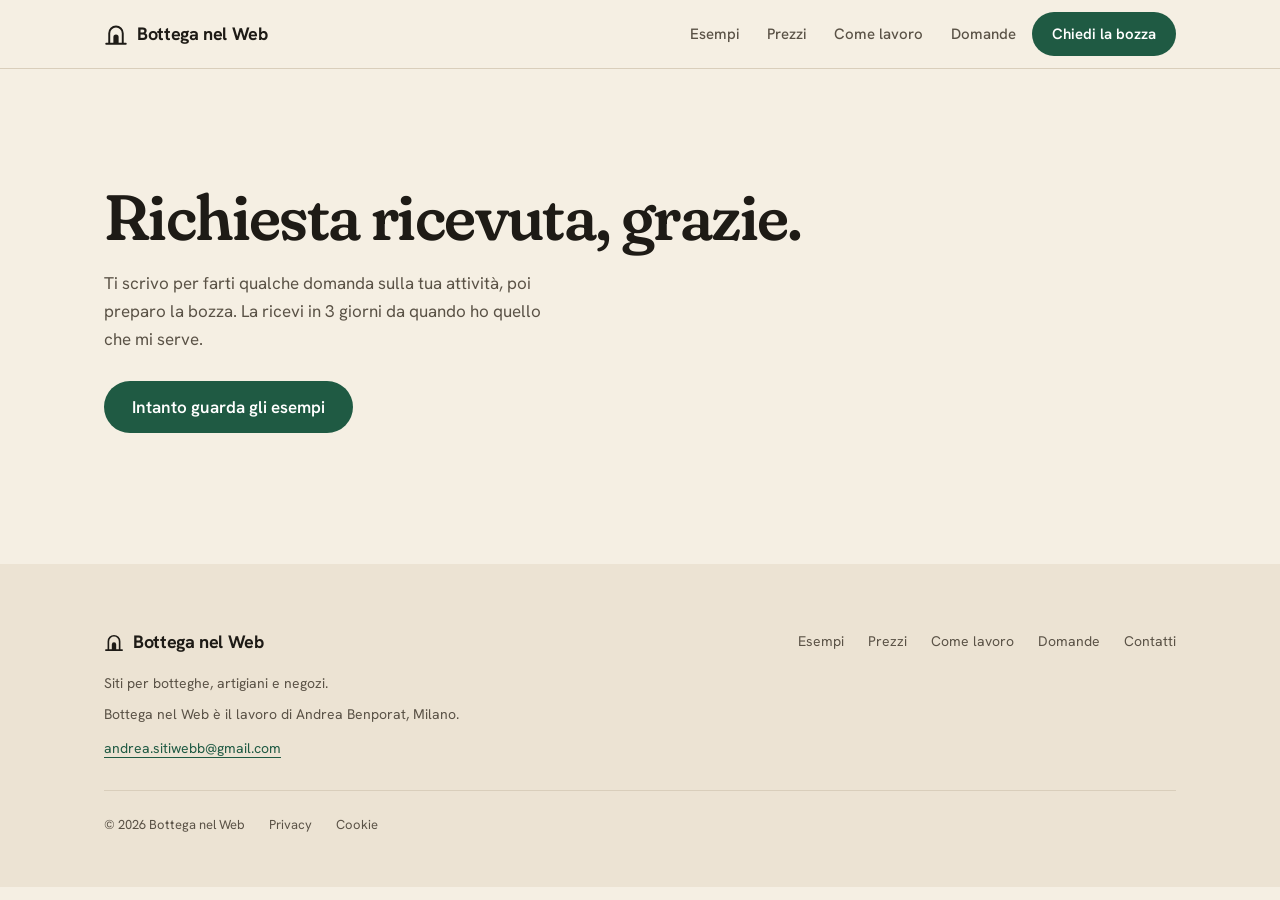
<file: grazie/index.html>
<!doctype html>
<html lang="it">
<head>
<meta charset="utf-8">
<meta name="viewport" content="width=device-width, initial-scale=1">
<title>Richiesta ricevuta | Bottega nel Web</title>
<meta name="description" content="Richiesta ricevuta: ti scrivo io per qualche domanda sulla tua attività.">
<meta name="robots" content="noindex, nofollow">
<meta name="theme-color" content="#F5EFE3">
<meta property="og:type" content="website">
<meta property="og:locale" content="it_IT">
<meta property="og:site_name" content="Bottega nel Web">
<meta property="og:title" content="Richiesta ricevuta | Bottega nel Web">
<meta property="og:description" content="Richiesta ricevuta: ti scrivo io per qualche domanda sulla tua attività.">
<meta property="og:url" content="https://benpo-python.github.io/bozza-sito-bottega/grazie/">
<meta property="og:image" content="https://benpo-python.github.io/bozza-sito-bottega/img/og-image.png">
<meta property="og:image:width" content="1200">
<meta property="og:image:height" content="630">
<meta property="og:image:alt" content="Bottega nel Web: il sito per la tua attività. Prima lo vedi, poi decidi.">
<meta name="twitter:card" content="summary_large_image">
<link rel="icon" href="../img/favicon.svg" type="image/svg+xml">
<link rel="icon" href="../img/favicon-32.png" sizes="32x32" type="image/png">
<link rel="apple-touch-icon" href="../img/apple-touch-icon.png">
<link rel="preload" href="../assets/font/fraunces.woff2" as="font" type="font/woff2" crossorigin>
<link rel="stylesheet" href="../assets/stile.css">

</head>
<body>
<a class="skip" href="#contenuto">Vai al contenuto</a>
<nav class="barra" aria-label="Principale"><div class="wrap">
<a class="logo" href="../"><svg width="24" height="24" viewBox="0 0 32 32" aria-hidden="true"><path d="M7 29V15a9 9 0 0 1 18 0v14" fill="none" stroke="currentColor" stroke-width="2.6"/><path d="M3 29h26" stroke="currentColor" stroke-width="2.6" stroke-linecap="round"/><path d="M12.5 29v-9a3.5 3.5 0 0 1 7 0v9z" fill="currentColor"/></svg><span>Bottega nel Web</span></a>
<span class="spazio" aria-hidden="true"></span>
<div class="voci"><a href="../esempi/">Esempi</a><a href="../prezzi/">Prezzi</a><a href="../come-lavoro/">Come lavoro</a><a href="../domande/">Domande</a></div>
<a class="btn" href="../contatti/">Chiedi la bozza</a>
<button class="apri" type="button" aria-label="Apri il menu" aria-expanded="false" aria-controls="menu"><svg width="18" height="12" viewBox="0 0 18 12" aria-hidden="true"><path d="M1 1h16M1 11h16" stroke="currentColor" stroke-width="1.8" stroke-linecap="round"/></svg></button>
</div></nav>
<div class="menu" id="menu" role="dialog" aria-modal="true" aria-label="Menu">
<div class="menu-testa"><a class="logo" href="../"><svg width="24" height="24" viewBox="0 0 32 32" aria-hidden="true"><path d="M7 29V15a9 9 0 0 1 18 0v14" fill="none" stroke="currentColor" stroke-width="2.6"/><path d="M3 29h26" stroke="currentColor" stroke-width="2.6" stroke-linecap="round"/><path d="M12.5 29v-9a3.5 3.5 0 0 1 7 0v9z" fill="currentColor"/></svg><span>Bottega nel Web</span></a>
<button class="apri chiudi" type="button" aria-label="Chiudi il menu" style="display:flex"><svg width="14" height="14" viewBox="0 0 14 14" aria-hidden="true"><path d="M1 1l12 12M13 1L1 13" stroke="currentColor" stroke-width="1.8" stroke-linecap="round"/></svg></button></div>
<nav aria-label="Menu da telefono"><a href="../">Home</a><a href="../esempi/">Esempi</a><a href="../prezzi/">Prezzi</a><a href="../come-lavoro/">Come lavoro</a><a href="../domande/">Domande</a><a href="../contatti/">Contatti</a></nav>
<a class="btn" href="../contatti/">Chiedi la tua bozza gratis</a></div>
<main id="contenuto">
<section class="centro"><div class="wrap"><h1 class="h1p">Richiesta ricevuta, grazie.</h1><p>Ti scrivo per farti qualche domanda sulla tua attività, poi preparo la bozza. La ricevi in 3 giorni da quando ho quello che mi serve.</p><div class="azioni"><a class="btn" href="../esempi/">Intanto guarda gli esempi</a></div></div></section>
</main>
<footer class="piede"><div class="wrap">
<div class="riga1"><div class="marchio"><a class="logo" href="../"><svg width="20" height="20" viewBox="0 0 32 32" aria-hidden="true"><path d="M7 29V15a9 9 0 0 1 18 0v14" fill="none" stroke="currentColor" stroke-width="2.6"/><path d="M3 29h26" stroke="currentColor" stroke-width="2.6" stroke-linecap="round"/><path d="M12.5 29v-9a3.5 3.5 0 0 1 7 0v9z" fill="currentColor"/></svg><span>Bottega nel Web</span></a><p>Siti per botteghe, artigiani e negozi.</p><p>Bottega nel Web è il lavoro di Andrea Benporat, Milano.</p><a class="mail" href="mailto:andrea.sitiwebb@gmail.com">andrea.sitiwebb@gmail.com</a></div>
<nav class="nav" aria-label="Piè di pagina"><a href="../esempi/">Esempi</a><a href="../prezzi/">Prezzi</a><a href="../come-lavoro/">Come lavoro</a><a href="../domande/">Domande</a><a href="../contatti/">Contatti</a></nav></div>
<div class="riga2"><span>© 2026 Bottega nel Web</span><a href="../privacy/">Privacy</a><a href="../cookie/">Cookie</a><!-- DA INSERIRE: P.IVA, se/quando aperta (vedi 01-piano/sito-ufficiale-LANCIO.md) --></div>
</div></footer>

<script>
(function(){var r=document.querySelectorAll(".rv");if(!("IntersectionObserver" in window)||matchMedia("(prefers-reduced-motion:reduce)").matches){r.forEach(function(e){e.classList.add("in")});return}document.documentElement.classList.add("js");var o=new IntersectionObserver(function(l){l.forEach(function(x){if(x.isIntersecting){x.target.classList.add("in");o.unobserve(x.target)}})},{threshold:.12});r.forEach(function(e){o.observe(e)})})();
(function(){var m=document.getElementById("menu"),a=document.querySelector(".barra .apri"),c=m.querySelector(".chiudi");
function t(o){m.classList.toggle("aperto",o);a.setAttribute("aria-expanded",o);document.body.style.overflow=o?"hidden":"";(o?c:a).focus()}
a.addEventListener("click",function(){t(true)});c.addEventListener("click",function(){t(false)});
document.addEventListener("keydown",function(e){if(e.key==="Escape"&&m.classList.contains("aperto"))t(false)});
m.addEventListener("click",function(e){if(e.target.closest("a"))t(false)});})();
</script>

</body>
</html>
</file>
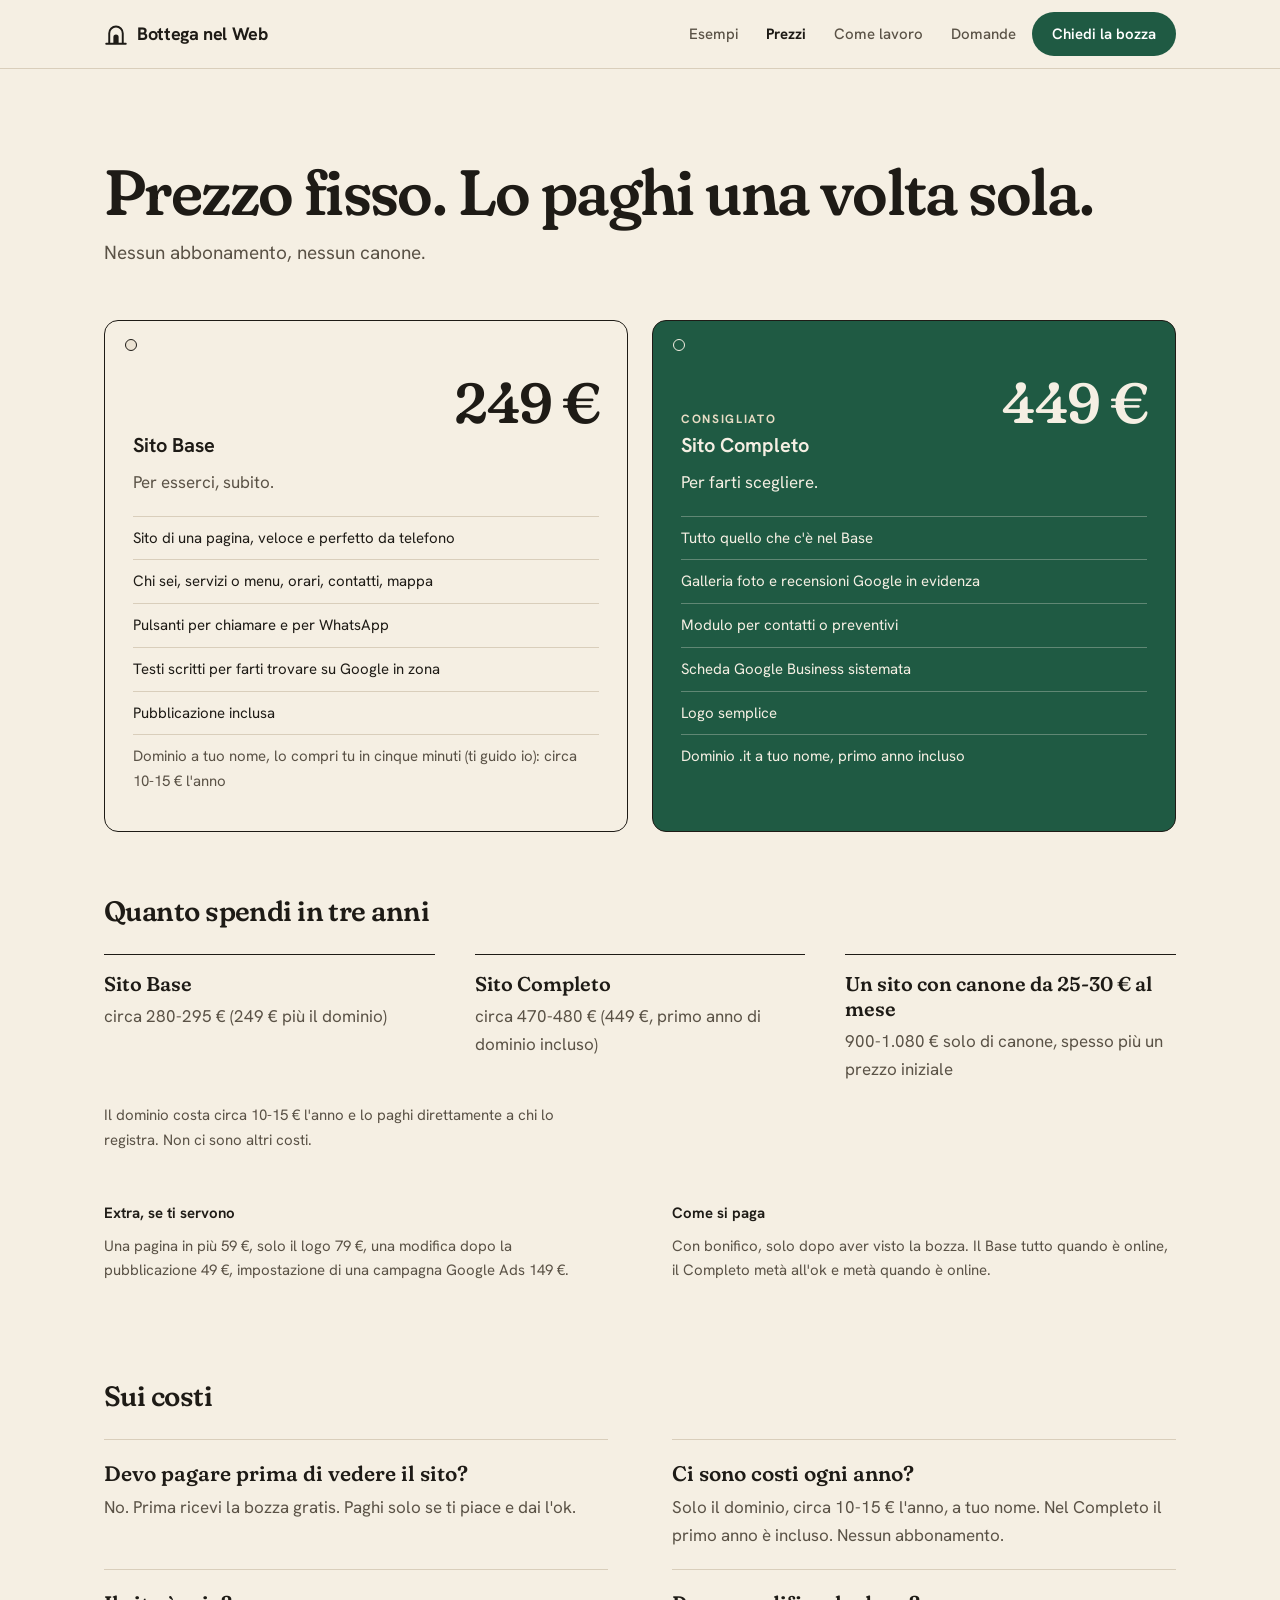
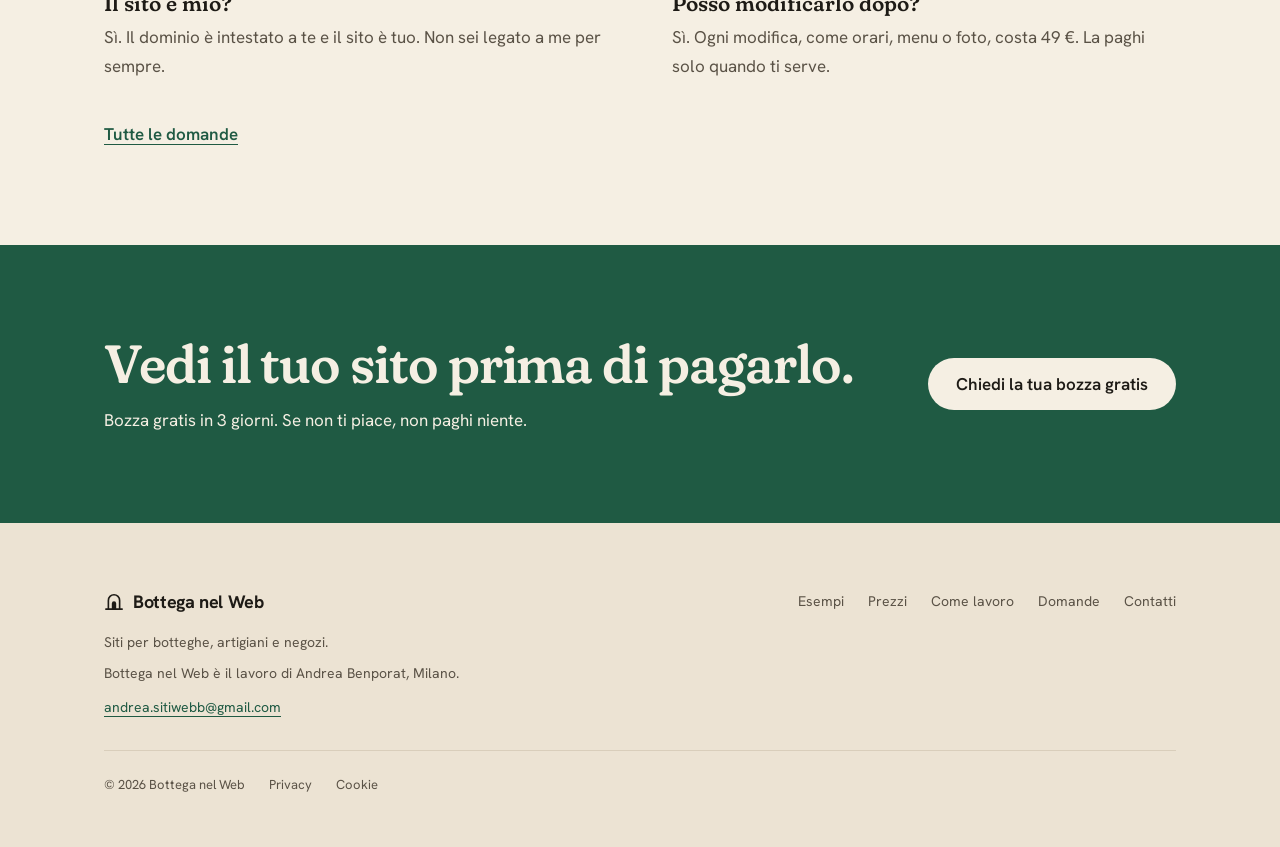
<file: prezzi/index.html>
<!doctype html>
<html lang="it">
<head>
<meta charset="utf-8">
<meta name="viewport" content="width=device-width, initial-scale=1">
<title>Prezzi: sito a 249 € o 449 €, senza canone | Bottega nel Web</title>
<meta name="description" content="Sito Base 249 €, Sito Completo 449 €. Prezzo fisso, una volta sola, nessun abbonamento. Bozza gratis in 3 giorni, paghi solo se ti piace.">
<meta name="robots" content="noindex, nofollow">
<meta name="theme-color" content="#F5EFE3">
<meta property="og:type" content="website">
<meta property="og:locale" content="it_IT">
<meta property="og:site_name" content="Bottega nel Web">
<meta property="og:title" content="Prezzi: sito a 249 € o 449 €, senza canone | Bottega nel Web">
<meta property="og:description" content="Sito Base 249 €, Sito Completo 449 €. Prezzo fisso, una volta sola, nessun abbonamento. Bozza gratis in 3 giorni, paghi solo se ti piace.">
<meta property="og:url" content="https://benpo-python.github.io/bozza-sito-bottega/prezzi/">
<meta property="og:image" content="https://benpo-python.github.io/bozza-sito-bottega/img/og-image.png">
<meta property="og:image:width" content="1200">
<meta property="og:image:height" content="630">
<meta property="og:image:alt" content="Bottega nel Web: il sito per la tua attività. Prima lo vedi, poi decidi.">
<meta name="twitter:card" content="summary_large_image">
<link rel="icon" href="../img/favicon.svg" type="image/svg+xml">
<link rel="icon" href="../img/favicon-32.png" sizes="32x32" type="image/png">
<link rel="apple-touch-icon" href="../img/apple-touch-icon.png">
<link rel="preload" href="../assets/font/fraunces.woff2" as="font" type="font/woff2" crossorigin>
<link rel="stylesheet" href="../assets/stile.css">
<script type="application/ld+json">{"@context": "https://schema.org", "@type": "ProfessionalService", "name": "Bottega nel Web", "url": "https://benpo-python.github.io/bozza-sito-bottega/", "makesOffer": [{"@type": "Offer", "name": "Sito Base", "price": "249", "priceCurrency": "EUR", "description": "Sito di una pagina per un'attività locale, con testi, pulsanti di chiamata e WhatsApp, pubblicazione inclusa.", "itemOffered": {"@type": "Service", "name": "Sito Base"}}, {"@type": "Offer", "name": "Sito Completo", "price": "449", "priceCurrency": "EUR", "description": "Sito Base più galleria, recensioni Google, modulo di contatto, scheda Google Business, logo e dominio .it per il primo anno.", "itemOffered": {"@type": "Service", "name": "Sito Completo"}}]}</script>
</head>
<body>
<a class="skip" href="#contenuto">Vai al contenuto</a>
<nav class="barra" aria-label="Principale"><div class="wrap">
<a class="logo" href="../"><svg width="24" height="24" viewBox="0 0 32 32" aria-hidden="true"><path d="M7 29V15a9 9 0 0 1 18 0v14" fill="none" stroke="currentColor" stroke-width="2.6"/><path d="M3 29h26" stroke="currentColor" stroke-width="2.6" stroke-linecap="round"/><path d="M12.5 29v-9a3.5 3.5 0 0 1 7 0v9z" fill="currentColor"/></svg><span>Bottega nel Web</span></a>
<span class="spazio" aria-hidden="true"></span>
<div class="voci"><a href="../esempi/">Esempi</a><a href="../prezzi/" aria-current="page">Prezzi</a><a href="../come-lavoro/">Come lavoro</a><a href="../domande/">Domande</a></div>
<a class="btn" href="../contatti/">Chiedi la bozza</a>
<button class="apri" type="button" aria-label="Apri il menu" aria-expanded="false" aria-controls="menu"><svg width="18" height="12" viewBox="0 0 18 12" aria-hidden="true"><path d="M1 1h16M1 11h16" stroke="currentColor" stroke-width="1.8" stroke-linecap="round"/></svg></button>
</div></nav>
<div class="menu" id="menu" role="dialog" aria-modal="true" aria-label="Menu">
<div class="menu-testa"><a class="logo" href="../"><svg width="24" height="24" viewBox="0 0 32 32" aria-hidden="true"><path d="M7 29V15a9 9 0 0 1 18 0v14" fill="none" stroke="currentColor" stroke-width="2.6"/><path d="M3 29h26" stroke="currentColor" stroke-width="2.6" stroke-linecap="round"/><path d="M12.5 29v-9a3.5 3.5 0 0 1 7 0v9z" fill="currentColor"/></svg><span>Bottega nel Web</span></a>
<button class="apri chiudi" type="button" aria-label="Chiudi il menu" style="display:flex"><svg width="14" height="14" viewBox="0 0 14 14" aria-hidden="true"><path d="M1 1l12 12M13 1L1 13" stroke="currentColor" stroke-width="1.8" stroke-linecap="round"/></svg></button></div>
<nav aria-label="Menu da telefono"><a href="../">Home</a><a href="../esempi/">Esempi</a><a href="../prezzi/">Prezzi</a><a href="../come-lavoro/">Come lavoro</a><a href="../domande/">Domande</a><a href="../contatti/">Contatti</a></nav>
<a class="btn" href="../contatti/">Chiedi la tua bozza gratis</a></div>
<main id="contenuto">
<section class="rv sez-pag" id="prezzi"><div class="wrap">
<h1 class="h1p">Prezzo fisso. Lo paghi una volta sola.</h1>
<p class="sub">Nessun abbonamento, nessun canone.</p>
<!-- DA CONFERMARE: prezzi IVA inclusa o esclusa -->
<div class="pacchetti">
<div class="pacchetto"><div class="testa"><div><i class="cons" aria-hidden="true">&nbsp;</i><h2>Sito Base</h2></div><span class="cifra">249 €</span></div><p class="per">Per esserci, subito.</p>
<ul><li>Sito di una pagina, veloce e perfetto da telefono</li><li>Chi sei, servizi o menu, orari, contatti, mappa</li><li>Pulsanti per chiamare e per WhatsApp</li><li>Testi scritti per farti trovare su Google in zona</li><li>Pubblicazione inclusa</li><li class="n">Dominio a tuo nome, lo compri tu in cinque minuti (ti guido io): circa 10-15 € l'anno</li></ul></div>
<div class="pacchetto"><div class="testa"><div><i class="cons">Consigliato</i><h2>Sito Completo</h2></div><span class="cifra">449 €</span></div><p class="per">Per farti scegliere.</p>
<ul><li>Tutto quello che c'è nel Base</li><li>Galleria foto e recensioni Google in evidenza</li><li>Modulo per contatti o preventivi</li><li>Scheda Google Business sistemata</li><li>Logo semplice</li><li>Dominio .it a tuo nome, primo anno incluso</li></ul></div>
</div>
<div class="tre-anni">
<h2>Quanto spendi in tre anni</h2>
<div class="dopo">
<div class="dopo-c"><b>Sito Base</b><span>circa 280-295 € (249 € più il dominio)</span></div>
<div class="dopo-c"><b>Sito Completo</b><span>circa 470-480 € (449 €, primo anno di dominio incluso)</span></div>
<div class="dopo-c"><b>Un sito con canone da 25-30 € al mese</b><span>900-1.080 € solo di canone, spesso più un prezzo iniziale</span></div>
</div>
<p class="nota-tre">Il dominio costa circa 10-15 € l'anno e lo paghi direttamente a chi lo registra. Non ci sono altri costi.</p>
</div>
<div class="doppia">
<div><b>Extra, se ti servono</b><p>Una pagina in più 59 €, solo il logo 79 €, una modifica dopo la pubblicazione 49 €, impostazione di una campagna Google Ads 149 €.</p></div>
<div><b>Come si paga</b><p>Con bonifico, solo dopo aver visto la bozza. Il Base tutto quando è online, il Completo metà all'ok e metà quando è online.</p></div>
</div>
</div></section>
<section class="rv sez-pag dom-prezzi" style="padding-top:0"><div class="wrap">
<h2>Sui costi</h2>
<div class="domande-lista"><div><h3>Devo pagare prima di vedere il sito?</h3><p>No. Prima ricevi la bozza gratis. Paghi solo se ti piace e dai l'ok.</p></div><div><h3>Ci sono costi ogni anno?</h3><p>Solo il dominio, circa 10-15 € l'anno, a tuo nome. Nel Completo il primo anno è incluso. Nessun abbonamento.</p></div><div><h3>Il sito è mio?</h3><p>Sì. Il dominio è intestato a te e il sito è tuo. Non sei legato a me per sempre.</p></div><div><h3>Posso modificarlo dopo?</h3><p>Sì. Ogni modifica, come orari, menu o foto, costa 49 €. La paghi solo quando ti serve.</p></div></div>
<p style="margin-top:12px"><a class="link" href="../domande/">Tutte le domande</a></p>
</div></section>
<section class="rv sez sez-scura"><div class="wrap chiusura">
<div><h2 class="h2">Vedi il tuo sito prima di pagarlo.</h2><p>Bozza gratis in 3 giorni. Se non ti piace, non paghi niente.</p></div>
<a class="btn btn-chiaro" href="../contatti/">Chiedi la tua bozza gratis</a></div></section>
</main>
<footer class="piede"><div class="wrap">
<div class="riga1"><div class="marchio"><a class="logo" href="../"><svg width="20" height="20" viewBox="0 0 32 32" aria-hidden="true"><path d="M7 29V15a9 9 0 0 1 18 0v14" fill="none" stroke="currentColor" stroke-width="2.6"/><path d="M3 29h26" stroke="currentColor" stroke-width="2.6" stroke-linecap="round"/><path d="M12.5 29v-9a3.5 3.5 0 0 1 7 0v9z" fill="currentColor"/></svg><span>Bottega nel Web</span></a><p>Siti per botteghe, artigiani e negozi.</p><p>Bottega nel Web è il lavoro di Andrea Benporat, Milano.</p><a class="mail" href="mailto:andrea.sitiwebb@gmail.com">andrea.sitiwebb@gmail.com</a></div>
<nav class="nav" aria-label="Piè di pagina"><a href="../esempi/">Esempi</a><a href="../prezzi/">Prezzi</a><a href="../come-lavoro/">Come lavoro</a><a href="../domande/">Domande</a><a href="../contatti/">Contatti</a></nav></div>
<div class="riga2"><span>© 2026 Bottega nel Web</span><a href="../privacy/">Privacy</a><a href="../cookie/">Cookie</a><!-- DA INSERIRE: P.IVA, se/quando aperta (vedi 01-piano/sito-ufficiale-LANCIO.md) --></div>
</div></footer>
<div class="fissa" id="fissa"><a class="btn" href="../contatti/">Chiedi la bozza gratis</a><a class="btn btn-wa" href="https://wa.me/393755681862?text=Ciao%20Andrea%2C%20vorrei%20la%20bozza%20gratis%20per%E2%80%A6">WhatsApp</a></div>
<script>
(function(){var r=document.querySelectorAll(".rv");if(!("IntersectionObserver" in window)||matchMedia("(prefers-reduced-motion:reduce)").matches){r.forEach(function(e){e.classList.add("in")});return}document.documentElement.classList.add("js");var o=new IntersectionObserver(function(l){l.forEach(function(x){if(x.isIntersecting){x.target.classList.add("in");o.unobserve(x.target)}})},{threshold:.12});r.forEach(function(e){o.observe(e)})})();
(function(){var m=document.getElementById("menu"),a=document.querySelector(".barra .apri"),c=m.querySelector(".chiudi");
function t(o){m.classList.toggle("aperto",o);a.setAttribute("aria-expanded",o);document.body.style.overflow=o?"hidden":"";(o?c:a).focus()}
a.addEventListener("click",function(){t(true)});c.addEventListener("click",function(){t(false)});
document.addEventListener("keydown",function(e){if(e.key==="Escape"&&m.classList.contains("aperto"))t(false)});
m.addEventListener("click",function(e){if(e.target.closest("a"))t(false)});})();
</script>
<script>
(function(){var b=document.querySelector(".hero .azioni .btn"),f=document.getElementById("fissa");
if(!b||!f||!("IntersectionObserver" in window))return;
f.classList.add("nascosta");
new IntersectionObserver(function(l){f.classList.toggle("nascosta",l[0].isIntersecting)}).observe(b);})();
</script>
</body>
</html>
</file>
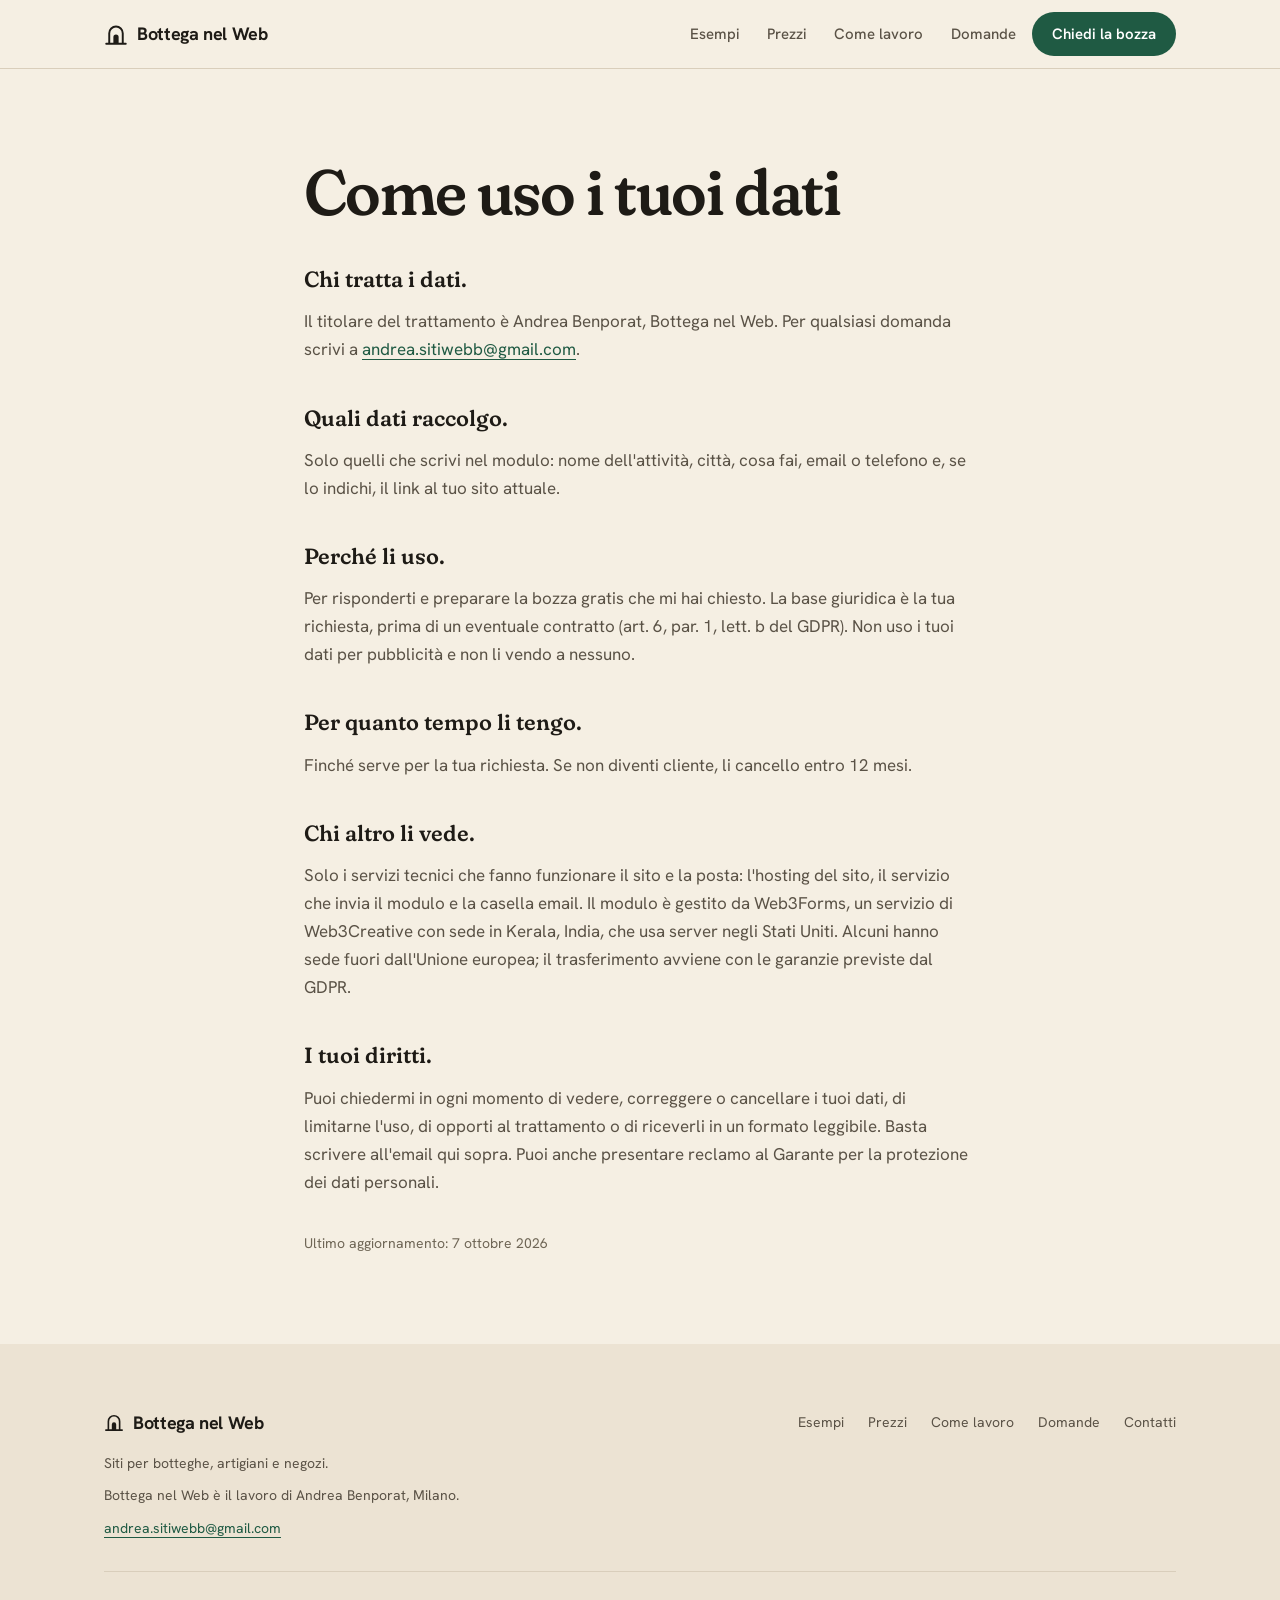
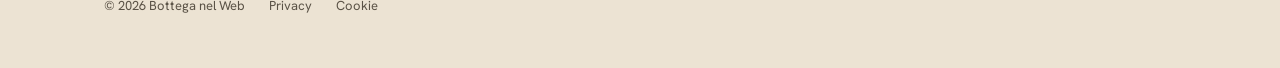
<file: privacy/index.html>
<!doctype html>
<html lang="it">
<head>
<meta charset="utf-8">
<meta name="viewport" content="width=device-width, initial-scale=1">
<title>Privacy | Bottega nel Web</title>
<meta name="description" content="Come uso i dati che scrivi nel modulo di contatto di Bottega nel Web.">
<meta name="robots" content="noindex, nofollow">
<meta name="theme-color" content="#F5EFE3">
<meta property="og:type" content="website">
<meta property="og:locale" content="it_IT">
<meta property="og:site_name" content="Bottega nel Web">
<meta property="og:title" content="Privacy | Bottega nel Web">
<meta property="og:description" content="Come uso i dati che scrivi nel modulo di contatto di Bottega nel Web.">
<meta property="og:url" content="https://benpo-python.github.io/bozza-sito-bottega/privacy/">
<meta property="og:image" content="https://benpo-python.github.io/bozza-sito-bottega/img/og-image.png">
<meta property="og:image:width" content="1200">
<meta property="og:image:height" content="630">
<meta property="og:image:alt" content="Bottega nel Web: il sito per la tua attività. Prima lo vedi, poi decidi.">
<meta name="twitter:card" content="summary_large_image">
<link rel="icon" href="../img/favicon.svg" type="image/svg+xml">
<link rel="icon" href="../img/favicon-32.png" sizes="32x32" type="image/png">
<link rel="apple-touch-icon" href="../img/apple-touch-icon.png">
<link rel="preload" href="../assets/font/fraunces.woff2" as="font" type="font/woff2" crossorigin>
<link rel="stylesheet" href="../assets/stile.css">

</head>
<body>
<a class="skip" href="#contenuto">Vai al contenuto</a>
<nav class="barra" aria-label="Principale"><div class="wrap">
<a class="logo" href="../"><svg width="24" height="24" viewBox="0 0 32 32" aria-hidden="true"><path d="M7 29V15a9 9 0 0 1 18 0v14" fill="none" stroke="currentColor" stroke-width="2.6"/><path d="M3 29h26" stroke="currentColor" stroke-width="2.6" stroke-linecap="round"/><path d="M12.5 29v-9a3.5 3.5 0 0 1 7 0v9z" fill="currentColor"/></svg><span>Bottega nel Web</span></a>
<span class="spazio" aria-hidden="true"></span>
<div class="voci"><a href="../esempi/">Esempi</a><a href="../prezzi/">Prezzi</a><a href="../come-lavoro/">Come lavoro</a><a href="../domande/">Domande</a></div>
<a class="btn" href="../contatti/">Chiedi la bozza</a>
<button class="apri" type="button" aria-label="Apri il menu" aria-expanded="false" aria-controls="menu"><svg width="18" height="12" viewBox="0 0 18 12" aria-hidden="true"><path d="M1 1h16M1 11h16" stroke="currentColor" stroke-width="1.8" stroke-linecap="round"/></svg></button>
</div></nav>
<div class="menu" id="menu" role="dialog" aria-modal="true" aria-label="Menu">
<div class="menu-testa"><a class="logo" href="../"><svg width="24" height="24" viewBox="0 0 32 32" aria-hidden="true"><path d="M7 29V15a9 9 0 0 1 18 0v14" fill="none" stroke="currentColor" stroke-width="2.6"/><path d="M3 29h26" stroke="currentColor" stroke-width="2.6" stroke-linecap="round"/><path d="M12.5 29v-9a3.5 3.5 0 0 1 7 0v9z" fill="currentColor"/></svg><span>Bottega nel Web</span></a>
<button class="apri chiudi" type="button" aria-label="Chiudi il menu" style="display:flex"><svg width="14" height="14" viewBox="0 0 14 14" aria-hidden="true"><path d="M1 1l12 12M13 1L1 13" stroke="currentColor" stroke-width="1.8" stroke-linecap="round"/></svg></button></div>
<nav aria-label="Menu da telefono"><a href="../">Home</a><a href="../esempi/">Esempi</a><a href="../prezzi/">Prezzi</a><a href="../come-lavoro/">Come lavoro</a><a href="../domande/">Domande</a><a href="../contatti/">Contatti</a></nav>
<a class="btn" href="../contatti/">Chiedi la tua bozza gratis</a></div>
<main id="contenuto">
<section class="rv sez-pag"><div class="wrap testo-lungo"><h1 class="h1p">Come uso i tuoi dati</h1><h2>Chi tratta i dati.</h2><p>Il titolare del trattamento è Andrea Benporat, Bottega nel Web. Per qualsiasi domanda scrivi a <a href="mailto:andrea.sitiwebb@gmail.com">andrea.sitiwebb@gmail.com</a>. <!-- DA CONFERMARE: indirizzo postale del titolare --></p><h2>Quali dati raccolgo.</h2><p>Solo quelli che scrivi nel modulo: nome dell'attività, città, cosa fai, email o telefono e, se lo indichi, il link al tuo sito attuale.</p><h2>Perché li uso.</h2><p>Per risponderti e preparare la bozza gratis che mi hai chiesto. La base giuridica è la tua richiesta, prima di un eventuale contratto (art. 6, par. 1, lett. b del GDPR). Non uso i tuoi dati per pubblicità e non li vendo a nessuno.</p><h2>Per quanto tempo li tengo.</h2><p>Finché serve per la tua richiesta. Se non diventi cliente, li cancello entro 12 mesi. <!-- DA CONFERMARE: durata --></p><h2>Chi altro li vede.</h2><p>Solo i servizi tecnici che fanno funzionare il sito e la posta: l'hosting del sito, il servizio che invia il modulo e la casella email. Il modulo è gestito da Web3Forms, un servizio di Web3Creative con sede in Kerala, India, che usa server negli Stati Uniti. <!-- DA CONFERMARE: nomi di hosting e casella email --> Alcuni hanno sede fuori dall'Unione europea; il trasferimento avviene con le garanzie previste dal GDPR.</p><h2>I tuoi diritti.</h2><p>Puoi chiedermi in ogni momento di vedere, correggere o cancellare i tuoi dati, di limitarne l'uso, di opporti al trattamento o di riceverli in un formato leggibile. Basta scrivere all'email qui sopra. Puoi anche presentare reclamo al Garante per la protezione dei dati personali.</p><p style="margin-top:36px;font-size:14px;color:var(--t3)">Ultimo aggiornamento: 7 ottobre 2026</p></div></section>
</main>
<footer class="piede"><div class="wrap">
<div class="riga1"><div class="marchio"><a class="logo" href="../"><svg width="20" height="20" viewBox="0 0 32 32" aria-hidden="true"><path d="M7 29V15a9 9 0 0 1 18 0v14" fill="none" stroke="currentColor" stroke-width="2.6"/><path d="M3 29h26" stroke="currentColor" stroke-width="2.6" stroke-linecap="round"/><path d="M12.5 29v-9a3.5 3.5 0 0 1 7 0v9z" fill="currentColor"/></svg><span>Bottega nel Web</span></a><p>Siti per botteghe, artigiani e negozi.</p><p>Bottega nel Web è il lavoro di Andrea Benporat, Milano.</p><a class="mail" href="mailto:andrea.sitiwebb@gmail.com">andrea.sitiwebb@gmail.com</a></div>
<nav class="nav" aria-label="Piè di pagina"><a href="../esempi/">Esempi</a><a href="../prezzi/">Prezzi</a><a href="../come-lavoro/">Come lavoro</a><a href="../domande/">Domande</a><a href="../contatti/">Contatti</a></nav></div>
<div class="riga2"><span>© 2026 Bottega nel Web</span><a href="../privacy/">Privacy</a><a href="../cookie/">Cookie</a><!-- DA INSERIRE: P.IVA, se/quando aperta (vedi 01-piano/sito-ufficiale-LANCIO.md) --></div>
</div></footer>

<script>
(function(){var r=document.querySelectorAll(".rv");if(!("IntersectionObserver" in window)||matchMedia("(prefers-reduced-motion:reduce)").matches){r.forEach(function(e){e.classList.add("in")});return}document.documentElement.classList.add("js");var o=new IntersectionObserver(function(l){l.forEach(function(x){if(x.isIntersecting){x.target.classList.add("in");o.unobserve(x.target)}})},{threshold:.12});r.forEach(function(e){o.observe(e)})})();
(function(){var m=document.getElementById("menu"),a=document.querySelector(".barra .apri"),c=m.querySelector(".chiudi");
function t(o){m.classList.toggle("aperto",o);a.setAttribute("aria-expanded",o);document.body.style.overflow=o?"hidden":"";(o?c:a).focus()}
a.addEventListener("click",function(){t(true)});c.addEventListener("click",function(){t(false)});
document.addEventListener("keydown",function(e){if(e.key==="Escape"&&m.classList.contains("aperto"))t(false)});
m.addEventListener("click",function(e){if(e.target.closest("a"))t(false)});})();
</script>

</body>
</html>
</file>
<file: assets/stile.css>
/* Bottega nel Web: stile "Bottega artigiana", tutte le pagine */
@font-face{font-family:"Fraunces";src:url("font/fraunces.woff2") format("woff2");font-weight:500 600;font-style:normal;font-display:swap}
@font-face{font-family:"Hanken Grotesk";src:url("font/HankenGrotesk-var.woff2") format("woff2");font-weight:100 900;font-style:normal;font-display:swap}
:root{
  --carta:#F5EFE3; --carta2:#ECE3D3;
  --inchiostro:#1E1B16; --t2:#5A5246; --t3:#6F6656;
  --linea:#D9CEBB;
  --verde:#1F5A43;
  --terracotta:#9A3F1C;
  --serif:"Fraunces", Georgia, serif;
  --sans:"Hanken Grotesk", system-ui, sans-serif;
  --w:1120px;
}
*,*::before,*::after{box-sizing:border-box}
html{-webkit-text-size-adjust:100%;scroll-behavior:smooth}
@media (prefers-reduced-motion:reduce){html{scroll-behavior:auto}}
body{margin:0;background:var(--carta);color:var(--inchiostro);font:400 17px/1.65 var(--sans);-webkit-font-smoothing:antialiased;overflow-x:hidden}
img{max-width:100%}
a{color:var(--verde);text-underline-offset:4px}
h1,h2,h3,p,ol,ul,figure{margin:0}
ol,ul{padding:0;list-style:none}
:focus-visible{outline:3px solid var(--verde);outline-offset:3px;border-radius:4px}
.skip{position:absolute;left:12px;top:-60px;background:var(--inchiostro);color:var(--carta);padding:10px 16px;border-radius:999px;z-index:100;text-decoration:none}
.skip:focus{top:12px}
.wrap{max-width:var(--w);margin:0 auto;padding:0 24px}

/* tipografia */
.h1{font-family:var(--serif);font-weight:560;font-size:clamp(44px,6vw,84px);line-height:1.02;letter-spacing:-.025em}
.ev{color:var(--terracotta)}
.h2{font-family:var(--serif);font-weight:560;font-size:clamp(32px,4.2vw,56px);line-height:1.06;letter-spacing:-.02em}
.et{font-weight:650;font-size:13px;line-height:1.4;text-transform:uppercase;letter-spacing:.14em;color:var(--terracotta)}
.et .n,.et .sep{display:none}
.et::before{content:"— "}
.et::after{content:" —"}
.lead{margin-top:24px;max-width:36ch;font-size:clamp(18px,1.5vw,20px);color:var(--t2)}
.sub{color:var(--t2);font-size:19px;max-width:40ch}
.p{color:var(--t2)}
.alt{--t3:var(--t2)}

/* pulsanti e link */
.btn{display:inline-flex;align-items:center;justify-content:center;min-height:52px;padding:0 28px;border-radius:999px;background:var(--verde);color:#fff;font-weight:600;text-decoration:none;white-space:nowrap;border:0;transition:background .15s}
.btn:hover{background:#184a37}
.btn-wa{background:var(--carta);color:var(--inchiostro);box-shadow:inset 0 0 0 1.5px var(--inchiostro)}
.btn-wa:hover{background:var(--carta2)}
.link{display:inline-flex;align-items:center;min-height:44px;color:var(--verde);font-weight:600;text-decoration:underline;text-underline-offset:4px}
.link:hover{text-decoration-thickness:2px}

/* barra */
.barra{border-bottom:1px solid var(--linea);background:var(--carta)}
.barra .wrap{height:68px;display:flex;align-items:center;gap:16px}
.logo{flex:0 0 auto;display:flex;align-items:center;gap:9px;min-height:44px;color:var(--inchiostro);text-decoration:none;font-weight:700;font-size:18px;letter-spacing:-.02em}
.barra .spazio{flex:1 1 0}
.barra .voci{display:flex;align-items:center;gap:28px}
.barra .voci a{color:var(--t2);font-weight:500;text-decoration:none;font-size:15px;min-height:44px;display:inline-flex;align-items:center}
.barra .voci a:hover{color:var(--inchiostro)}
.barra .btn{min-height:44px;padding:0 20px;font-size:15px}
.apri{display:none;width:44px;height:44px;border:0;border-radius:22px;background:var(--carta2);color:var(--inchiostro);align-items:center;justify-content:center;cursor:pointer;padding:0}
@media (max-width:820px){.barra .voci{display:none}.apri{display:flex}}
@media (max-width:560px){.barra .btn{display:none}}

/* menu da telefono */
.menu{position:fixed;inset:0;z-index:60;background:var(--carta);display:none;flex-direction:column;padding:0 24px 32px;overflow-y:auto}
.menu.aperto{display:flex}
.menu-testa{height:68px;flex:0 0 auto;display:flex;align-items:center;justify-content:space-between}
.menu nav{margin:32px 0}
.menu nav a{display:block;padding:12px 0;border-bottom:1px solid var(--linea);color:var(--inchiostro);text-decoration:none;font-family:var(--serif);font-weight:560;font-size:32px;letter-spacing:-.02em}
.menu .btn{margin-top:auto;min-height:54px}

/* barra fissa, solo telefono */
.fissa{display:none}
@media (max-width:820px){
  .fissa{display:flex;gap:8px;position:fixed;left:0;right:0;bottom:0;z-index:40;padding:10px 16px calc(10px + env(safe-area-inset-bottom));background:var(--carta);border-top:1px solid var(--linea);transition:transform .25s ease,visibility 0s}
  .fissa .btn{flex:1 1 auto;min-width:0;padding:0 12px;font-size:15px}
  .fissa .btn-wa{flex:0 0 auto;padding:0 16px}
  .fissa.nascosta{transform:translateY(110%);visibility:hidden;transition:transform .25s ease,visibility 0s .25s}
  body{padding-bottom:76px}
}

/* finestra ad arco: il motivo del sito */
.vetro,.phone{aspect-ratio:3/4;border-radius:999px 999px 16px 16px;border:1.5px solid var(--inchiostro);background:var(--carta2);padding:14px;overflow:hidden}
.vetro img,.phone img{display:block;width:100%;height:100%;object-fit:cover;object-position:50% 22%;border-radius:999px 999px 6px 6px}

/* hero */
.hero{padding:clamp(40px,6vw,88px) 0 clamp(56px,7vw,96px)}
.hero-griglia{display:grid;grid-template-columns:1.05fr 1fr;gap:48px 56px;align-items:center}
.occhiello{font-size:13px;font-weight:650;text-transform:uppercase;letter-spacing:.14em;color:var(--terracotta)}
.hero .h1{margin-top:16px}
.azioni{margin-top:34px;display:flex;flex-wrap:wrap;align-items:center;gap:12px 16px}
.azioni .link{margin-left:8px}
.garanzie{margin-top:26px;font-size:14px;color:var(--t3)}
.coppia{display:flex;justify-content:center;gap:20px;align-items:flex-start;padding-bottom:48px}
.coppia .vetro{flex:0 0 min(46%,260px)}
.coppia .vetro:last-child{transform:translateY(48px)}
.didascalia{margin-top:8px;font-size:13px;line-height:1.5;color:var(--t3);text-align:center;max-width:46ch;margin-inline:auto}
.didascalia a{color:var(--verde)}
@media (max-width:900px){
  .hero-griglia{grid-template-columns:1fr}
  .azioni .link{margin-left:0}
  .coppia{padding-bottom:0}
  .coppia .vetro{flex:0 0 78%}
  .coppia .vetro:last-child{display:none}
}

/* sezioni */
.sez{padding:clamp(64px,8vw,112px) 0}
.sez.alt{background:var(--carta2)}
.sez-g{margin-top:20px;display:grid;grid-template-columns:1fr 1fr;gap:20px 56px;align-items:end}
.sez-t .h2{max-width:18ch}
.sez-c .sub,.sez-c .p{max-width:42ch}
@media (max-width:820px){.sez-g{grid-template-columns:1fr}}
.vai-link{margin-top:clamp(24px,3vw,36px)}

/* il problema */
.due{display:grid;gap:16px;align-content:start;color:var(--t2)}
.dato{margin-top:clamp(40px,5vw,64px);display:flex;flex-wrap:wrap;align-items:flex-end;gap:16px 56px}
.num{font-family:var(--serif);font-weight:560;font-variant-numeric:lining-nums;font-size:clamp(96px,15vw,200px);line-height:.9;letter-spacing:-.04em;color:var(--terracotta)}
.dato-t{padding-bottom:12px;max-width:34ch}
.did{font-size:20px;color:var(--t2)}
.fonte{margin-top:10px;font-size:13px;color:var(--t3)}

/* come funziona: registro di bottega */
.passi{counter-reset:p;margin-top:clamp(32px,4vw,52px);border-top:1.5px solid var(--inchiostro)}
.passi li{display:flex;align-items:baseline;gap:16px;padding:22px 0;border-bottom:1px solid var(--linea)}
.passi li::before{counter-increment:p;content:"N° " counter(p);flex:0 0 74px;font-family:var(--serif);font-weight:500;font-variant-numeric:lining-nums;font-size:26px;line-height:1}
.passi .quando{flex:0 0 190px;font-size:14px;font-weight:600;color:var(--t3)}
.passi .titolo{font-family:var(--serif);font-weight:560;font-size:22px;line-height:1.2}
.passi .pt{flex:1 1 24px;min-width:24px;border-bottom:2px dotted var(--linea);align-self:flex-end;margin-bottom:6px}
.passi .desc{color:var(--t2);text-align:right;max-width:34ch}
@media (max-width:820px){
  .passi li{display:grid;grid-template-columns:62px 1fr;gap:4px 8px;align-items:baseline}
  .passi li::before{grid-row:1/4;flex:none}
  .passi .quando,.passi .titolo,.passi .desc{grid-column:2;flex:none;text-align:left}
  .passi .pt{display:none}
}

/* cosa c'è nel sito */
.riga{margin-top:clamp(36px,4.5vw,56px)}
.riga-in{max-width:var(--w);margin:0 auto;padding:0 24px;display:grid;grid-template-columns:repeat(3,1fr);gap:24px clamp(24px,4vw,56px)}
.riga figure .vetro{max-width:320px;margin-inline:auto}
.riga figcaption{margin-top:16px;text-align:center}
.riga figcaption b{display:block;font-family:var(--serif);font-weight:560;font-size:19px}
.riga figcaption span{display:block;font-size:15px;color:var(--t3)}
.piu{margin-top:clamp(28px,3vw,44px);max-width:56ch;color:var(--t2)}
@media (max-width:820px){
  .riga{overflow-x:auto;scroll-snap-type:x mandatory;-webkit-overflow-scrolling:touch;padding-bottom:8px}
  .riga-in{display:flex;width:max-content;max-width:none;margin:0;gap:20px}
  .riga figure{width:min(62vw,250px);scroll-snap-align:center}
}

/* prezzi: cartellini */
.cartelli{margin-top:clamp(36px,4.5vw,56px);display:grid;grid-template-columns:1fr 1fr;gap:24px}
.cartello{position:relative;border:1.5px solid var(--inchiostro);border-radius:14px;background:var(--carta);padding:54px 28px 30px}
.cartello::before{content:"";position:absolute;top:18px;left:20px;width:12px;height:12px;border-radius:50%;border:1.5px solid var(--inchiostro);background:var(--carta2)}
.cons{display:block;font-style:normal;min-height:20px;font-size:12px;font-weight:700;text-transform:uppercase;letter-spacing:.14em;line-height:20px}
.cartello h3{margin-top:4px;font-weight:650;font-size:20px}
.prezzo{margin-top:6px;font-family:var(--serif);font-weight:560;font-variant-numeric:lining-nums;font-size:clamp(56px,6vw,80px);line-height:1;letter-spacing:-.03em}
.rg{margin-top:14px;color:var(--t2);max-width:32ch}
.consigliato{background:var(--verde);color:var(--carta)}
.consigliato::before{border-color:var(--carta);background:var(--verde)}
.consigliato .cons{color:#E8DCC4}
.consigliato .rg{color:var(--carta)}
.riga-anni{margin-top:clamp(28px,3vw,40px);max-width:62ch;color:var(--t2)}
@media (max-width:700px){.cartelli{grid-template-columns:1fr}}

/* esempi */
.demo{margin-top:clamp(36px,4.5vw,56px);display:grid;grid-template-columns:repeat(4,1fr);gap:20px}
.demo-c{display:flex;flex-direction:column-reverse;justify-content:flex-end;gap:20px;padding:20px;border:1px solid var(--linea);border-radius:14px;background:var(--carta2);color:var(--inchiostro);text-decoration:none}
.demo-c .vetro{width:78%;margin-inline:auto;padding:8px;border-width:1.5px}
.demo-t{display:flex;flex-direction:column;min-height:7.6em}
.demo-t .cat{font-size:12px;font-weight:650;text-transform:uppercase;letter-spacing:.14em;color:var(--terracotta)}
.demo-t .nome{margin-top:6px;font-family:var(--serif);font-weight:560;font-size:26px;line-height:1.12}
.demo-t .vai{margin-top:10px;color:var(--verde);font-weight:600;text-decoration:underline;text-underline-offset:4px}
.demo-c:hover .vai{text-decoration-thickness:2px}
@media (max-width:980px){.demo{grid-template-columns:1fr 1fr}}
@media (max-width:520px){.demo{grid-template-columns:1fr}.demo-c .vetro{width:60%}}

/* chi c'è dietro */
.chi .p{font-size:19px;margin-bottom:8px}

/* domande */
.domande>div{padding:22px 0;border-top:1px solid var(--linea)}
.domande>div:first-child{border-top:0;padding-top:0}
.domande h3{font-family:var(--serif);font-weight:560;font-size:22px;line-height:1.25}
.domande p{margin-top:8px;color:var(--t2)}

/* per iniziare */
#domande .sez-g,.serve{align-items:start}
.serve .sez-t .p{margin-top:18px;max-width:34ch}
.elenco li{display:flex;gap:18px;align-items:baseline;padding:14px 0;border-top:1px solid var(--linea)}
.elenco li:first-child{border-top:0;padding-top:0}
.elenco .nn{flex:0 0 28px;font-family:var(--serif);font-weight:500;font-size:24px}
.elenco b{display:block;font-weight:650}
.elenco small{display:block;font-size:15px;color:var(--t2)}

/* fascia finale */
.scura{background:var(--verde);color:var(--carta);padding:clamp(56px,7vw,96px) 0}
.scura :focus-visible{outline-color:var(--carta)}
.chiusura{display:flex;flex-wrap:wrap;align-items:center;justify-content:space-between;gap:32px 48px}
.scura .h2{max-width:16ch}
.scura p{margin-top:16px;color:var(--carta)}
.chiusura-az{display:flex;flex-wrap:wrap;gap:12px}
.scura .btn{background:var(--carta);color:var(--inchiostro)}
.scura .btn:hover{background:var(--carta2)}
.scura .btn-wa{background:transparent;color:var(--carta);box-shadow:inset 0 0 0 1.5px var(--carta)}
.scura .btn-wa:hover{background:#184a37}

/* piè di pagina */
.piede{background:var(--carta2);padding:56px 0 40px;font-size:14px;color:var(--t2)}
.piede .riga1{display:flex;flex-wrap:wrap;justify-content:space-between;gap:28px 48px}
.piede .marchio p{margin-top:8px}
.piede .mail{display:inline-flex;align-items:center;min-height:44px;color:var(--verde)}
.piede .nav{display:flex;flex-wrap:wrap;gap:0 24px;align-content:flex-start}
.piede .nav a,.piede .riga2 a{display:inline-flex;align-items:center;min-height:44px;color:var(--t2);text-decoration:none}
.piede .nav a:hover,.piede .riga2 a:hover{text-decoration:underline;text-underline-offset:4px}
.piede .riga2{margin-top:20px;padding-top:12px;border-top:1px solid var(--linea);display:flex;flex-wrap:wrap;align-items:center;gap:0 24px;font-size:13px}

/* comparsa al passaggio */
.js .rv{opacity:0;transform:translateY(22px);transition:opacity .7s ease,transform .7s ease}
.js .rv.in{opacity:1;transform:none}

/* ================= pagine interne ================= */
[hidden]{display:none!important}
.vh{position:absolute;width:1px;height:1px;margin:-1px;padding:0;overflow:hidden;clip:rect(0 0 0 0);white-space:nowrap;border:0}
.esca{position:absolute;left:-9999px}
.barra .voci a[aria-current]{color:var(--inchiostro);font-weight:700}
.h1p{font-family:var(--serif);font-weight:560;font-size:clamp(40px,5vw,72px);line-height:1.04;letter-spacing:-.025em}
.lead2{margin-top:18px;max-width:46ch;color:var(--t2);font-size:clamp(17px,1.35vw,20px)}
.sez-pag{padding:clamp(56px,7vw,96px) 0}
.pag{padding:clamp(56px,7vw,96px) 0 clamp(24px,3vw,40px)}
.sez-pag .sub{margin-top:12px}
.fondo-alt{background:var(--carta2);--t3:var(--t2)}
.sez .sub{margin-top:12px}
.sez-scura{background:var(--verde);color:var(--carta);padding:clamp(56px,7vw,96px) 0}
.sez-scura p{color:var(--carta)}
.sez-scura .btn{background:var(--carta);color:var(--inchiostro)}
.sez-scura .btn:hover{background:var(--carta2)}
.sez-scura :focus-visible{outline-color:var(--carta)}
.btn-chiaro{background:var(--carta);color:var(--inchiostro)}
.chiusura p{margin-top:14px}

/* esempi */
.esempio{padding:clamp(48px,6vw,88px) 0}
.esempio.alt{background:var(--carta2);--t3:var(--t2)}
.esempio .wrap{display:grid;grid-template-columns:repeat(auto-fit,minmax(320px,1fr));gap:40px 64px;align-items:center}
.esempio .tel{display:flex;gap:16px;justify-content:center}
.esempio .tel .phone{width:clamp(170px,17vw,230px);max-width:calc(50% - 8px);padding:10px}
.esempio .cat{font-size:12px;font-weight:650;text-transform:uppercase;letter-spacing:.14em;color:var(--terracotta)}
.esempio h2{margin-top:8px;font-family:var(--serif);font-weight:560;font-size:clamp(30px,3.4vw,44px);line-height:1.08;letter-spacing:-.02em}
.esempio p{margin-top:14px;color:var(--t2)}
.esempio ul{margin-top:20px;font-size:15px}
.esempio li{padding:8px 0;border-top:1px solid var(--linea)}
.esempio .link{margin-top:14px}
.esempio .avviso{margin-top:4px;font-size:13px;color:var(--t3)}

/* prezzi: cartellini */
.pacchetti{margin-top:clamp(32px,4vw,52px);display:grid;grid-template-columns:repeat(auto-fit,minmax(300px,1fr));gap:24px}
.pacchetto{position:relative;border:1.5px solid var(--inchiostro);border-radius:14px;background:var(--carta);padding:54px 28px 28px}
.pacchetto::before{content:"";position:absolute;top:18px;left:20px;width:12px;height:12px;border-radius:50%;border:1.5px solid var(--inchiostro);background:var(--carta2)}
.pacchetto .testa{display:flex;justify-content:space-between;align-items:baseline;gap:16px}
.pacchetto .testa>div{min-width:0}
.pacchetto h2{font-weight:650;font-size:20px;font-family:var(--sans)}
.pacchetto .cifra{font-family:var(--serif);font-weight:560;font-variant-numeric:lining-nums;font-size:clamp(44px,4.4vw,60px);letter-spacing:-.03em;line-height:1}
.pacchetto .per{margin-top:6px;color:var(--t2)}
.pacchetto ul{margin-top:20px;font-size:15px}
.pacchetto li{padding:9px 0;border-top:1px solid var(--linea)}
.pacchetto li.n{color:var(--t2)}
.pacchetto:nth-child(2){background:var(--verde);color:var(--carta)}
.pacchetto:nth-child(2)::before{border-color:var(--carta);background:var(--verde)}
.pacchetto:nth-child(2) .cons{color:#E8DCC4}
.pacchetto:nth-child(2) .per{color:var(--carta)}
.pacchetto:nth-child(2) li{border-top-color:rgba(245,239,227,.3)}
.doppia{margin-top:48px;display:grid;grid-template-columns:repeat(auto-fit,minmax(300px,1fr));gap:32px 64px;font-size:15px}
.doppia b{display:block;font-weight:650}
.doppia p{margin-top:8px;color:var(--t2)}
.tre-anni{margin-top:56px}
.tre-anni h2{font-family:var(--serif);font-weight:560;font-size:28px;letter-spacing:-.02em}
.tre-anni .dopo{margin-top:20px;gap:24px 40px}
.nota-tre{margin-top:20px;font-size:15px;color:var(--t2);max-width:60ch}
.dopo{margin-top:clamp(32px,4vw,48px);display:grid;grid-template-columns:repeat(auto-fit,minmax(260px,1fr));gap:32px 40px}
.dopo-c{border-top:1.5px solid var(--inchiostro);padding-top:16px}
.dopo-c b{display:block;font-family:var(--serif);font-weight:560;font-size:20px;line-height:1.25}
.dopo-c span{display:block;margin-top:6px;color:var(--t2)}
.dopo-link{margin-top:36px;display:flex;flex-wrap:wrap;gap:0 28px;font-size:15px}
.domande-lista{display:grid;grid-template-columns:repeat(auto-fit,minmax(320px,1fr));column-gap:64px}
.domande-lista>div{padding:20px 0;border-top:1px solid var(--linea)}
.domande-lista h3{font-family:var(--serif);font-weight:560;font-size:21px;line-height:1.3}
.domande-lista p{margin-top:6px;color:var(--t2)}
.dom-prezzi h2{font-family:var(--serif);font-weight:560;font-size:28px;letter-spacing:-.02em}
.dom-prezzi .domande-lista{margin-top:20px}

/* come lavoro */
.cl-apertura{padding:clamp(56px,7vw,96px) 0 clamp(48px,6vw,80px)}
.cl-griglia{display:grid;grid-template-columns:repeat(auto-fit,minmax(320px,1fr));gap:48px 80px;align-items:center}
.cl-nota{margin-top:18px;max-width:38ch;color:var(--t2)}
.cl-fig{margin:0;display:flex;flex-direction:column;align-items:center}
.cl-fig .phone{width:clamp(200px,19vw,260px)}
.cl-fig figcaption{margin-top:16px;max-width:30ch;text-align:center;font-size:14px;color:var(--t2)}
.chisono{max-width:56ch}
.chisono p+p{margin-top:16px}
.chisono p{color:var(--t2)}
.mano{display:grid;grid-template-columns:repeat(auto-fit,minmax(300px,1fr));gap:32px 80px;align-items:start}
.mano-lista{display:grid;grid-template-columns:repeat(auto-fit,minmax(240px,1fr));column-gap:40px}
.riga-t{padding:18px 0;border-top:1px solid var(--linea)}
.riga-t b{display:block;font-weight:650}
.riga-t span{display:block;margin-top:2px;color:var(--t2)}
.tappe{margin-top:clamp(32px,4vw,48px)}
.tappa{border-top:1.5px solid var(--inchiostro);padding:22px 0 26px;display:grid;grid-template-columns:repeat(auto-fit,minmax(240px,1fr));gap:14px 40px}
.tappa.t2{border-top-color:var(--linea)}
.tappa.t3{border-top-color:var(--verde)}
.tappa .quando{font-size:14px;font-weight:600;color:var(--t2)}
.tappa.t3 .quando{color:var(--verde)}
.tappa h3{margin-top:4px;font-family:var(--serif);font-weight:560;font-size:23px;line-height:1.2}
.tappa .et{font-size:13px;font-weight:650;letter-spacing:.1em;text-transform:uppercase;color:var(--t2)}
.tappa .et::before,.tappa .et::after{content:none}
.tappa p{margin-top:4px}
.fno{margin-top:clamp(32px,4vw,48px);display:grid;grid-template-columns:repeat(auto-fit,minmax(300px,1fr));gap:32px 64px}
.fno-t{font-family:var(--serif);font-weight:560;font-size:22px;padding-bottom:10px}
.fno ul{border-bottom:1px solid var(--linea)}
.fno li{padding:14px 0;border-top:1px solid var(--linea)}
.fno .no{color:var(--t2)}

/* contatti */
.contatti-griglia{display:grid;grid-template-columns:repeat(auto-fit,minmax(300px,1fr));gap:40px 80px;align-items:start}
.tre{margin-top:32px;font-size:15px}
.tre li{padding:12px 0;border-top:1px solid var(--linea)}
.tre li:last-child{border-bottom:1px solid var(--linea)}
.tre b{font-weight:650}
.tre span{color:var(--t2)}
.preferisci{margin-top:28px;font-size:15px;color:var(--t2)}
.modulo{background:var(--carta2);border:1.5px solid var(--inchiostro);border-radius:14px;padding:clamp(24px,3vw,40px);display:flex;flex-direction:column;gap:18px;--t3:var(--t2)}
.modulo label{display:flex;flex-direction:column;gap:6px;font-size:14px;font-weight:600}
.modulo input{height:52px;border:1.5px solid var(--t3);border-radius:12px;padding:0 16px;font:inherit;font-weight:400;font-size:16px;background:#FBF7EE;color:var(--inchiostro)}
.modulo input[aria-invalid="true"]{border-color:#B3261E}
.modulo .errore{color:#B3261E;font-weight:500;font-size:13px}
.modulo .due{display:grid;grid-template-columns:repeat(auto-fit,minmax(160px,1fr));gap:18px;color:inherit}
.modulo button{margin-top:6px;min-height:54px;border:0;border-radius:999px;background:var(--verde);color:#fff;font:inherit;font-weight:600;cursor:pointer}
.modulo button:hover{background:#184a37}
.modulo button:disabled{opacity:.7}
.modulo .privacy{font-size:13px;color:var(--t2)}
.modulo .privacy a{color:var(--inchiostro)}
.modulo .esito{font-size:14px;color:var(--t2)}
.modulo .esito:empty{display:none}
.modulo .esito a{color:var(--verde);font-weight:600}

/* servizio */
.centro{padding:clamp(72px,9vw,128px) 0;min-height:55vh}
.centro p{margin-top:18px;max-width:46ch;color:var(--t2)}
.centro .azioni{margin-top:28px}
.testo-lungo{max-width:720px}
.testo-lungo h2{margin-top:36px;font-family:var(--serif);font-weight:560;font-size:22px}
.testo-lungo p{margin-top:10px;color:var(--t2)}
@media (max-width:560px){.esempio .tel .phone{width:42vw}}
</file>
